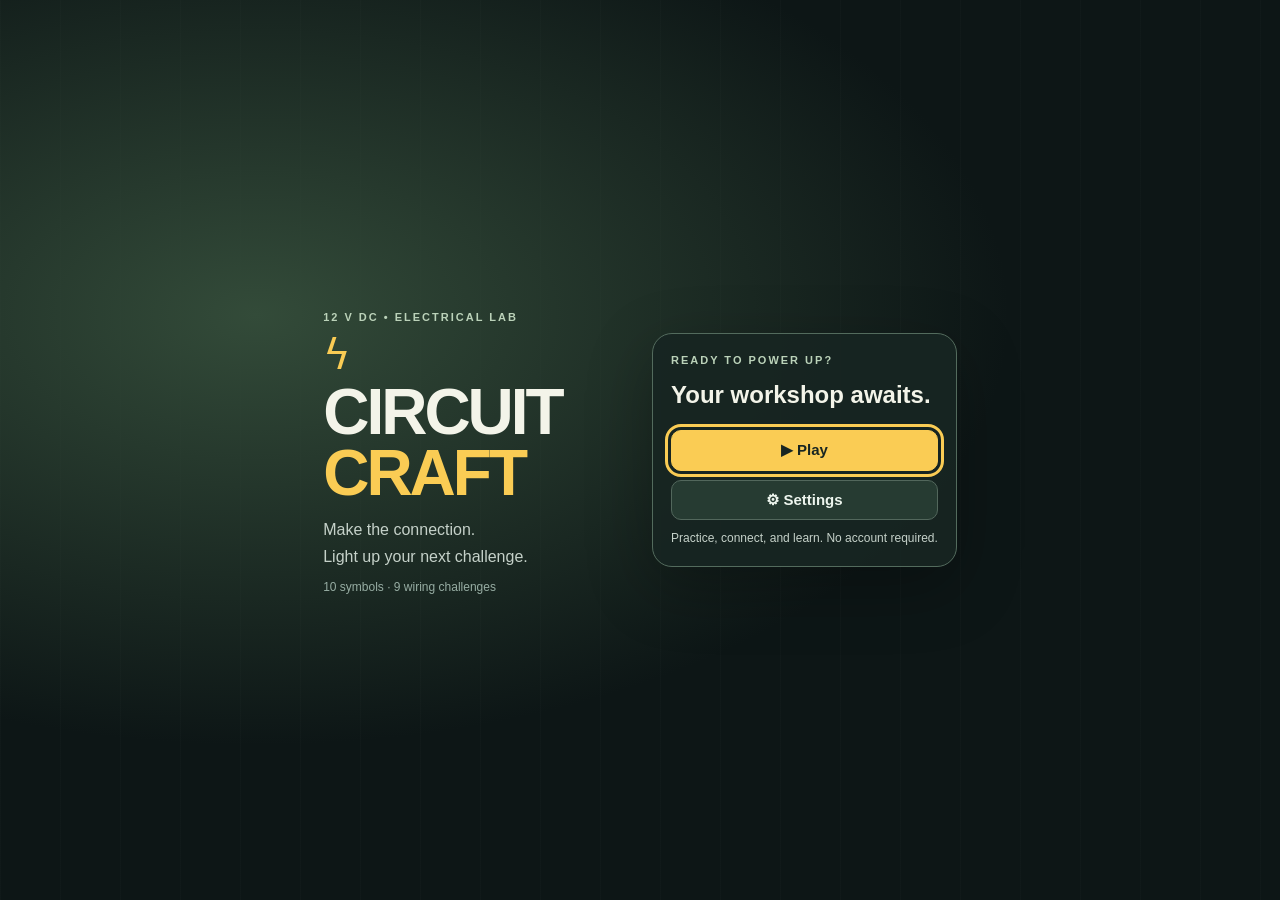
<file: index.html>
<!DOCTYPE html>
<html lang="en">
<head>
    <meta charset="UTF-8">
    <meta name="viewport" content="width=device-width, initial-scale=1.0, viewport-fit=cover">
    <title>Circuit Craft: Electrical Simulator & Vocational Trainer</title>
    <!-- Styles are bundled for offline use. -->
    <style>*,:after,:before{--tw-border-spacing-x:0;--tw-border-spacing-y:0;--tw-translate-x:0;--tw-translate-y:0;--tw-rotate:0;--tw-skew-x:0;--tw-skew-y:0;--tw-scale-x:1;--tw-scale-y:1;--tw-pan-x: ;--tw-pan-y: ;--tw-pinch-zoom: ;--tw-scroll-snap-strictness:proximity;--tw-gradient-from-position: ;--tw-gradient-via-position: ;--tw-gradient-to-position: ;--tw-ordinal: ;--tw-slashed-zero: ;--tw-numeric-figure: ;--tw-numeric-spacing: ;--tw-numeric-fraction: ;--tw-ring-inset: ;--tw-ring-offset-width:0px;--tw-ring-offset-color:#fff;--tw-ring-color:rgba(59,130,246,.5);--tw-ring-offset-shadow:0 0 #0000;--tw-ring-shadow:0 0 #0000;--tw-shadow:0 0 #0000;--tw-shadow-colored:0 0 #0000;--tw-blur: ;--tw-brightness: ;--tw-contrast: ;--tw-grayscale: ;--tw-hue-rotate: ;--tw-invert: ;--tw-saturate: ;--tw-sepia: ;--tw-drop-shadow: ;--tw-backdrop-blur: ;--tw-backdrop-brightness: ;--tw-backdrop-contrast: ;--tw-backdrop-grayscale: ;--tw-backdrop-hue-rotate: ;--tw-backdrop-invert: ;--tw-backdrop-opacity: ;--tw-backdrop-saturate: ;--tw-backdrop-sepia: ;--tw-contain-size: ;--tw-contain-layout: ;--tw-contain-paint: ;--tw-contain-style: }::backdrop{--tw-border-spacing-x:0;--tw-border-spacing-y:0;--tw-translate-x:0;--tw-translate-y:0;--tw-rotate:0;--tw-skew-x:0;--tw-skew-y:0;--tw-scale-x:1;--tw-scale-y:1;--tw-pan-x: ;--tw-pan-y: ;--tw-pinch-zoom: ;--tw-scroll-snap-strictness:proximity;--tw-gradient-from-position: ;--tw-gradient-via-position: ;--tw-gradient-to-position: ;--tw-ordinal: ;--tw-slashed-zero: ;--tw-numeric-figure: ;--tw-numeric-spacing: ;--tw-numeric-fraction: ;--tw-ring-inset: ;--tw-ring-offset-width:0px;--tw-ring-offset-color:#fff;--tw-ring-color:rgba(59,130,246,.5);--tw-ring-offset-shadow:0 0 #0000;--tw-ring-shadow:0 0 #0000;--tw-shadow:0 0 #0000;--tw-shadow-colored:0 0 #0000;--tw-blur: ;--tw-brightness: ;--tw-contrast: ;--tw-grayscale: ;--tw-hue-rotate: ;--tw-invert: ;--tw-saturate: ;--tw-sepia: ;--tw-drop-shadow: ;--tw-backdrop-blur: ;--tw-backdrop-brightness: ;--tw-backdrop-contrast: ;--tw-backdrop-grayscale: ;--tw-backdrop-hue-rotate: ;--tw-backdrop-invert: ;--tw-backdrop-opacity: ;--tw-backdrop-saturate: ;--tw-backdrop-sepia: ;--tw-contain-size: ;--tw-contain-layout: ;--tw-contain-paint: ;--tw-contain-style: }/*! tailwindcss v3.4.17 | MIT License | https://tailwindcss.com*/*,:after,:before{box-sizing:border-box;border:0 solid #e5e7eb}:after,:before{--tw-content:""}:host,html{line-height:1.5;-webkit-text-size-adjust:100%;-moz-tab-size:4;-o-tab-size:4;tab-size:4;font-family:ui-sans-serif,system-ui,sans-serif,Apple Color Emoji,Segoe UI Emoji,Segoe UI Symbol,Noto Color Emoji;font-feature-settings:normal;font-variation-settings:normal;-webkit-tap-highlight-color:transparent}body{margin:0;line-height:inherit}hr{height:0;color:inherit;border-top-width:1px}abbr:where([title]){-webkit-text-decoration:underline dotted;text-decoration:underline dotted}h1,h2,h3,h4,h5,h6{font-size:inherit;font-weight:inherit}a{color:inherit;text-decoration:inherit}b,strong{font-weight:bolder}code,kbd,pre,samp{font-family:ui-monospace,SFMono-Regular,Menlo,Monaco,Consolas,Liberation Mono,Courier New,monospace;font-feature-settings:normal;font-variation-settings:normal;font-size:1em}small{font-size:80%}sub,sup{font-size:75%;line-height:0;position:relative;vertical-align:baseline}sub{bottom:-.25em}sup{top:-.5em}table{text-indent:0;border-color:inherit;border-collapse:collapse}button,input,optgroup,select,textarea{font-family:inherit;font-feature-settings:inherit;font-variation-settings:inherit;font-size:100%;font-weight:inherit;line-height:inherit;letter-spacing:inherit;color:inherit;margin:0;padding:0}button,select{text-transform:none}button,input:where([type=button]),input:where([type=reset]),input:where([type=submit]){-webkit-appearance:button;background-color:transparent;background-image:none}:-moz-focusring{outline:auto}:-moz-ui-invalid{box-shadow:none}progress{vertical-align:baseline}::-webkit-inner-spin-button,::-webkit-outer-spin-button{height:auto}[type=search]{-webkit-appearance:textfield;outline-offset:-2px}::-webkit-search-decoration{-webkit-appearance:none}::-webkit-file-upload-button{-webkit-appearance:button;font:inherit}summary{display:list-item}blockquote,dd,dl,figure,h1,h2,h3,h4,h5,h6,hr,p,pre{margin:0}fieldset{margin:0}fieldset,legend{padding:0}menu,ol,ul{list-style:none;margin:0;padding:0}dialog{padding:0}textarea{resize:vertical}input::-moz-placeholder,textarea::-moz-placeholder{opacity:1;color:#9ca3af}input::placeholder,textarea::placeholder{opacity:1;color:#9ca3af}[role=button],button{cursor:pointer}:disabled{cursor:default}audio,canvas,embed,iframe,img,object,svg,video{display:block;vertical-align:middle}img,video{max-width:100%;height:auto}[hidden]:where(:not([hidden=until-found])){display:none}.pointer-events-none{pointer-events:none}.visible{visibility:visible}.fixed{position:fixed}.absolute{position:absolute}.relative{position:relative}.inset-0{inset:0}.-bottom-1\.5{bottom:-.375rem}.-top-1\.5{top:-.375rem}.left-2{left:.5rem}.right-2{right:.5rem}.right-4{right:1rem}.top-4{top:1rem}.isolate{isolation:isolate}.z-0{z-index:0}.z-10{z-index:10}.z-20{z-index:20}.z-30{z-index:30}.z-40{z-index:40}.z-50{z-index:50}.my-1{margin-top:.25rem;margin-bottom:.25rem}.mb-0\.5{margin-bottom:.125rem}.mb-1{margin-bottom:.25rem}.mb-1\.5{margin-bottom:.375rem}.mb-2{margin-bottom:.5rem}.mb-3{margin-bottom:.75rem}.mb-4{margin-bottom:1rem}.mr-1{margin-right:.25rem}.mt-0\.5{margin-top:.125rem}.mt-1{margin-top:.25rem}.mt-1\.5{margin-top:.375rem}.mt-2{margin-top:.5rem}.flex{display:flex}.grid{display:grid}.hidden{display:none}.h-0{height:0}.h-1{height:.25rem}.h-10{height:2.5rem}.h-14{height:3.5rem}.h-2{height:.5rem}.h-2\.5{height:.625rem}.h-28{height:7rem}.h-36{height:9rem}.h-4{height:1rem}.h-5{height:1.25rem}.h-6{height:1.5rem}.h-full{height:100%}.h-screen{height:100vh}.w-0{width:0}.w-10{width:2.5rem}.w-2{width:.5rem}.w-2\.5{width:.625rem}.w-28{width:7rem}.w-3\/4{width:75%}.w-4{width:1rem}.w-44{width:11rem}.w-5{width:1.25rem}.w-64{width:16rem}.w-full{width:100%}.w-screen{width:100vw}.max-w-3xl{max-width:48rem}.max-w-lg{max-width:32rem}.max-w-sm{max-width:24rem}.flex-1{flex:1 1 0%}.shrink-0{flex-shrink:0}.scale-110{--tw-scale-x:1.1;--tw-scale-y:1.1}.scale-110,.transform{transform:translate(var(--tw-translate-x),var(--tw-translate-y)) rotate(var(--tw-rotate)) skewX(var(--tw-skew-x)) skewY(var(--tw-skew-y)) scaleX(var(--tw-scale-x)) scaleY(var(--tw-scale-y))}@keyframes pulse{50%{opacity:.5}}.animate-pulse{animation:pulse 2s cubic-bezier(.4,0,.6,1) infinite}.cursor-move{cursor:move}.cursor-pointer{cursor:pointer}.resize{resize:both}.grid-cols-2{grid-template-columns:repeat(2,minmax(0,1fr))}.flex-col{flex-direction:column}.items-center{align-items:center}.justify-center{justify-content:center}.justify-between{justify-content:space-between}.gap-1{gap:.25rem}.gap-2{gap:.5rem}.gap-2\.5{gap:.625rem}.gap-3{gap:.75rem}.space-y-1>:not([hidden])~:not([hidden]){--tw-space-y-reverse:0;margin-top:calc(.25rem*(1 - var(--tw-space-y-reverse)));margin-bottom:calc(.25rem*var(--tw-space-y-reverse))}.space-y-3>:not([hidden])~:not([hidden]){--tw-space-y-reverse:0;margin-top:calc(.75rem*(1 - var(--tw-space-y-reverse)));margin-bottom:calc(.75rem*var(--tw-space-y-reverse))}.overflow-hidden{overflow:hidden}.overflow-y-auto{overflow-y:auto}.truncate{overflow:hidden;text-overflow:ellipsis;white-space:nowrap}.rounded{border-radius:.25rem}.rounded-2xl{border-radius:1rem}.rounded-full{border-radius:9999px}.rounded-lg{border-radius:.5rem}.rounded-xl{border-radius:.75rem}.border{border-width:1px}.border-2{border-width:2px}.border-b{border-bottom-width:1px}.border-r{border-right-width:1px}.border-t{border-top-width:1px}.border-amber-300{--tw-border-opacity:1;border-color:rgb(252 211 77/var(--tw-border-opacity,1))}.border-amber-400{--tw-border-opacity:1;border-color:rgb(251 191 36/var(--tw-border-opacity,1))}.border-amber-500\/20{border-color:rgba(245,158,11,.2)}.border-amber-500\/40{border-color:rgba(245,158,11,.4)}.border-amber-600\/40{border-color:rgba(217,119,6,.4)}.border-amber-600\/50{border-color:rgba(217,119,6,.5)}.border-emerald-500{--tw-border-opacity:1;border-color:rgb(16 185 129/var(--tw-border-opacity,1))}.border-emerald-800\/80{border-color:rgba(6,95,70,.8)}.border-red-300{--tw-border-opacity:1;border-color:rgb(252 165 165/var(--tw-border-opacity,1))}.border-rose-500{--tw-border-opacity:1;border-color:rgb(244 63 94/var(--tw-border-opacity,1))}.border-stone-400{--tw-border-opacity:1;border-color:rgb(168 162 158/var(--tw-border-opacity,1))}.border-stone-600{--tw-border-opacity:1;border-color:rgb(87 83 78/var(--tw-border-opacity,1))}.border-stone-700{--tw-border-opacity:1;border-color:rgb(68 64 60/var(--tw-border-opacity,1))}.border-stone-700\/80{border-color:rgba(68,64,60,.8)}.border-stone-800{--tw-border-opacity:1;border-color:rgb(41 37 36/var(--tw-border-opacity,1))}.border-white{--tw-border-opacity:1;border-color:rgb(255 255 255/var(--tw-border-opacity,1))}.bg-amber-400{--tw-bg-opacity:1;background-color:rgb(251 191 36/var(--tw-bg-opacity,1))}.bg-amber-500{--tw-bg-opacity:1;background-color:rgb(245 158 11/var(--tw-bg-opacity,1))}.bg-amber-500\/10{background-color:rgba(245,158,11,.1)}.bg-amber-500\/20{background-color:rgba(245,158,11,.2)}.bg-amber-600{--tw-bg-opacity:1;background-color:rgb(217 119 6/var(--tw-bg-opacity,1))}.bg-amber-900\/70{background-color:rgba(120,53,15,.7)}.bg-black\/70{background-color:rgba(0,0,0,.7)}.bg-blue-500{--tw-bg-opacity:1;background-color:rgb(59 130 246/var(--tw-bg-opacity,1))}.bg-emerald-500{--tw-bg-opacity:1;background-color:rgb(16 185 129/var(--tw-bg-opacity,1))}.bg-emerald-600\/30{background-color:rgba(5,150,105,.3)}.bg-emerald-950\/80{background-color:rgba(2,44,34,.8)}.bg-red-600{--tw-bg-opacity:1;background-color:rgb(220 38 38/var(--tw-bg-opacity,1))}.bg-red-600\/70{background-color:rgba(220,38,38,.7)}.bg-rose-600\/30{background-color:rgba(225,29,72,.3)}.bg-stone-800{--tw-bg-opacity:1;background-color:rgb(41 37 36/var(--tw-bg-opacity,1))}.bg-stone-900{--tw-bg-opacity:1;background-color:rgb(28 25 23/var(--tw-bg-opacity,1))}.bg-stone-900\/50{background-color:rgba(28,25,23,.5)}.bg-stone-900\/90{background-color:rgba(28,25,23,.9)}.bg-stone-950{--tw-bg-opacity:1;background-color:rgb(12 10 9/var(--tw-bg-opacity,1))}.bg-stone-950\/80{background-color:rgba(12,10,9,.8)}.bg-stone-950\/90{background-color:rgba(12,10,9,.9)}.bg-stone-950\/95{background-color:rgba(12,10,9,.95)}.p-1\.5{padding:.375rem}.p-2{padding:.5rem}.p-2\.5{padding:.625rem}.p-3{padding:.75rem}.p-4{padding:1rem}.p-5{padding:1.25rem}.p-6{padding:1.5rem}.px-0\.5{padding-left:.125rem;padding-right:.125rem}.px-1{padding-left:.25rem;padding-right:.25rem}.px-2{padding-left:.5rem;padding-right:.5rem}.px-2\.5{padding-left:.625rem;padding-right:.625rem}.px-3{padding-left:.75rem;padding-right:.75rem}.px-4{padding-left:1rem;padding-right:1rem}.px-5{padding-left:1.25rem;padding-right:1.25rem}.py-0\.5{padding-top:.125rem;padding-bottom:.125rem}.py-1{padding-top:.25rem;padding-bottom:.25rem}.py-1\.5{padding-top:.375rem;padding-bottom:.375rem}.py-2{padding-top:.5rem;padding-bottom:.5rem}.pb-1{padding-bottom:.25rem}.text-left{text-align:left}.text-center{text-align:center}.font-mono{font-family:ui-monospace,SFMono-Regular,Menlo,Monaco,Consolas,Liberation Mono,Courier New,monospace}.font-sans{font-family:ui-sans-serif,system-ui,sans-serif,Apple Color Emoji,Segoe UI Emoji,Segoe UI Symbol,Noto Color Emoji}.text-4xl{font-size:2.25rem;line-height:2.5rem}.text-\[10px\]{font-size:10px}.text-\[11px\]{font-size:11px}.text-\[8px\]{font-size:8px}.text-\[9px\]{font-size:9px}.text-base{font-size:1rem;line-height:1.5rem}.text-lg{font-size:1.125rem;line-height:1.75rem}.text-sm{font-size:.875rem;line-height:1.25rem}.text-xl{font-size:1.25rem;line-height:1.75rem}.text-xs{font-size:.75rem;line-height:1rem}.font-black{font-weight:900}.font-bold{font-weight:700}.font-extrabold{font-weight:800}.font-semibold{font-weight:600}.uppercase{text-transform:uppercase}.leading-relaxed{line-height:1.625}.leading-snug{line-height:1.375}.tracking-wider{letter-spacing:.05em}.tracking-widest{letter-spacing:.1em}.text-amber-300{--tw-text-opacity:1;color:rgb(252 211 77/var(--tw-text-opacity,1))}.text-amber-400{--tw-text-opacity:1;color:rgb(251 191 36/var(--tw-text-opacity,1))}.text-amber-500{--tw-text-opacity:1;color:rgb(245 158 11/var(--tw-text-opacity,1))}.text-amber-500\/80{color:rgba(245,158,11,.8)}.text-cyan-400{--tw-text-opacity:1;color:rgb(34 211 238/var(--tw-text-opacity,1))}.text-emerald-300{--tw-text-opacity:1;color:rgb(110 231 183/var(--tw-text-opacity,1))}.text-emerald-400{--tw-text-opacity:1;color:rgb(52 211 153/var(--tw-text-opacity,1))}.text-emerald-600{--tw-text-opacity:1;color:rgb(5 150 105/var(--tw-text-opacity,1))}.text-rose-300{--tw-text-opacity:1;color:rgb(253 164 175/var(--tw-text-opacity,1))}.text-rose-400{--tw-text-opacity:1;color:rgb(251 113 133/var(--tw-text-opacity,1))}.text-stone-100{--tw-text-opacity:1;color:rgb(245 245 244/var(--tw-text-opacity,1))}.text-stone-200{--tw-text-opacity:1;color:rgb(231 229 228/var(--tw-text-opacity,1))}.text-stone-300{--tw-text-opacity:1;color:rgb(214 211 209/var(--tw-text-opacity,1))}.text-stone-400{--tw-text-opacity:1;color:rgb(168 162 158/var(--tw-text-opacity,1))}.text-stone-500{--tw-text-opacity:1;color:rgb(120 113 108/var(--tw-text-opacity,1))}.text-stone-950{--tw-text-opacity:1;color:rgb(12 10 9/var(--tw-text-opacity,1))}.opacity-0{opacity:0}.opacity-70{opacity:.7}.shadow{--tw-shadow:0 1px 3px 0 rgba(0,0,0,.1),0 1px 2px -1px rgba(0,0,0,.1);--tw-shadow-colored:0 1px 3px 0 var(--tw-shadow-color),0 1px 2px -1px var(--tw-shadow-color)}.shadow,.shadow-2xl{box-shadow:var(--tw-ring-offset-shadow,0 0 #0000),var(--tw-ring-shadow,0 0 #0000),var(--tw-shadow)}.shadow-2xl{--tw-shadow:0 25px 50px -12px rgba(0,0,0,.25);--tw-shadow-colored:0 25px 50px -12px var(--tw-shadow-color)}.shadow-inner{--tw-shadow:inset 0 2px 4px 0 rgba(0,0,0,.05);--tw-shadow-colored:inset 0 2px 4px 0 var(--tw-shadow-color)}.shadow-inner,.shadow-lg{box-shadow:var(--tw-ring-offset-shadow,0 0 #0000),var(--tw-ring-shadow,0 0 #0000),var(--tw-shadow)}.shadow-lg{--tw-shadow:0 10px 15px -3px rgba(0,0,0,.1),0 4px 6px -4px rgba(0,0,0,.1);--tw-shadow-colored:0 10px 15px -3px var(--tw-shadow-color),0 4px 6px -4px var(--tw-shadow-color)}.shadow-md{--tw-shadow:0 4px 6px -1px rgba(0,0,0,.1),0 2px 4px -2px rgba(0,0,0,.1);--tw-shadow-colored:0 4px 6px -1px var(--tw-shadow-color),0 2px 4px -2px var(--tw-shadow-color)}.shadow-md,.shadow-xl{box-shadow:var(--tw-ring-offset-shadow,0 0 #0000),var(--tw-ring-shadow,0 0 #0000),var(--tw-shadow)}.shadow-xl{--tw-shadow:0 20px 25px -5px rgba(0,0,0,.1),0 8px 10px -6px rgba(0,0,0,.1);--tw-shadow-colored:0 20px 25px -5px var(--tw-shadow-color),0 8px 10px -6px var(--tw-shadow-color)}.shadow-emerald-950\/50{--tw-shadow-color:rgba(2,44,34,.5);--tw-shadow:var(--tw-shadow-colored)}.ring-2{--tw-ring-offset-shadow:var(--tw-ring-inset) 0 0 0 var(--tw-ring-offset-width) var(--tw-ring-offset-color);--tw-ring-shadow:var(--tw-ring-inset) 0 0 0 calc(2px + var(--tw-ring-offset-width)) var(--tw-ring-color)}.ring-2,.ring-4{box-shadow:var(--tw-ring-offset-shadow),var(--tw-ring-shadow),var(--tw-shadow,0 0 #0000)}.ring-4{--tw-ring-offset-shadow:var(--tw-ring-inset) 0 0 0 var(--tw-ring-offset-width) var(--tw-ring-offset-color);--tw-ring-shadow:var(--tw-ring-inset) 0 0 0 calc(4px + var(--tw-ring-offset-width)) var(--tw-ring-color)}.ring-amber-400{--tw-ring-opacity:1;--tw-ring-color:rgb(251 191 36/var(--tw-ring-opacity,1))}.ring-cyan-400{--tw-ring-opacity:1;--tw-ring-color:rgb(34 211 238/var(--tw-ring-opacity,1))}.filter{filter:var(--tw-blur) var(--tw-brightness) var(--tw-contrast) var(--tw-grayscale) var(--tw-hue-rotate) var(--tw-invert) var(--tw-saturate) var(--tw-sepia) var(--tw-drop-shadow)}.backdrop-blur-md{--tw-backdrop-blur:blur(12px)}.backdrop-blur-md,.backdrop-blur-sm{-webkit-backdrop-filter:var(--tw-backdrop-blur) var(--tw-backdrop-brightness) var(--tw-backdrop-contrast) var(--tw-backdrop-grayscale) var(--tw-backdrop-hue-rotate) var(--tw-backdrop-invert) var(--tw-backdrop-opacity) var(--tw-backdrop-saturate) var(--tw-backdrop-sepia);backdrop-filter:var(--tw-backdrop-blur) var(--tw-backdrop-brightness) var(--tw-backdrop-contrast) var(--tw-backdrop-grayscale) var(--tw-backdrop-hue-rotate) var(--tw-backdrop-invert) var(--tw-backdrop-opacity) var(--tw-backdrop-saturate) var(--tw-backdrop-sepia)}.backdrop-blur-sm{--tw-backdrop-blur:blur(4px)}.transition{transition-property:color,background-color,border-color,text-decoration-color,fill,stroke,opacity,box-shadow,transform,filter,-webkit-backdrop-filter;transition-property:color,background-color,border-color,text-decoration-color,fill,stroke,opacity,box-shadow,transform,filter,backdrop-filter;transition-property:color,background-color,border-color,text-decoration-color,fill,stroke,opacity,box-shadow,transform,filter,backdrop-filter,-webkit-backdrop-filter;transition-timing-function:cubic-bezier(.4,0,.2,1);transition-duration:.15s}.transition-all{transition-property:all;transition-timing-function:cubic-bezier(.4,0,.2,1);transition-duration:.15s}.transition-opacity{transition-property:opacity;transition-timing-function:cubic-bezier(.4,0,.2,1)}.duration-150,.transition-opacity{transition-duration:.15s}.duration-300{transition-duration:.3s}.ease-out{transition-timing-function:cubic-bezier(0,0,.2,1)}.hover\:bg-amber-400:hover{--tw-bg-opacity:1;background-color:rgb(251 191 36/var(--tw-bg-opacity,1))}.hover\:bg-amber-500\/20:hover{background-color:rgba(245,158,11,.2)}.hover\:bg-amber-900\/40:hover{background-color:rgba(120,53,15,.4)}.hover\:bg-emerald-400:hover{--tw-bg-opacity:1;background-color:rgb(52 211 153/var(--tw-bg-opacity,1))}.hover\:bg-stone-700:hover{--tw-bg-opacity:1;background-color:rgb(68 64 60/var(--tw-bg-opacity,1))}.hover\:bg-stone-800:hover{--tw-bg-opacity:1;background-color:rgb(41 37 36/var(--tw-bg-opacity,1))}.focus\:outline-none:focus{outline:2px solid transparent;outline-offset:2px}.disabled\:cursor-not-allowed:disabled{cursor:not-allowed}.disabled\:opacity-40:disabled{opacity:.4}</style>
    
    <style>
        * {
            box-sizing: border-box;
            user-select: none;
        }
        html, body {
            width: 100vw;
            height: 100vh;
            margin: 0;
            padding: 0;
            overflow: hidden; /* ZERO SCROLLING */
            font-family: 'Inter', sans-serif;
            background-color: #12100e;
            color: #f8fafc;
        }

        /* Beige Oak Wooden Workbench Board Texture */
        .beige-wood-board {
            background-color: #d8c4a9;
            background-image: 
                radial-gradient(ellipse at 50% 50%, rgba(255,255,255,0.2) 0%, rgba(0,0,0,0.12) 100%),
                repeating-linear-gradient(0deg, transparent, transparent 2px, rgba(150, 110, 75, 0.08) 2px, rgba(150, 110, 75, 0.08) 5px),
                repeating-linear-gradient(90deg, rgba(120,90,60,0.06) 0px, rgba(120,90,60,0.06) 2px, transparent 2px, transparent 60px);
            box-shadow: inset 0 0 120px rgba(60, 40, 18, 0.45);
        }

        /* Terminal Screw styling */
        .terminal-node {
            transition: transform 0.15s cubic-bezier(0.175, 0.885, 0.32, 1.275), box-shadow 0.15s ease;
        }
        .terminal-node:hover {
            transform: scale(1.35);
            box-shadow: 0 0 18px #38bdf8;
        }
        .screw-head {
            background: radial-gradient(circle at 30% 30%, #f1f5f9, #475569);
            box-shadow: inset 1px 1px 2px rgba(255,255,255,0.9), 1px 2px 4px rgba(0,0,0,0.5);
        }

        /* Boom Shake Screen FX */
        @keyframes boomShake {
            0% { transform: translate(0, 0) rotate(0deg); }
            10% { transform: translate(-12px, -12px) rotate(-2deg); }
            20% { transform: translate(12px, 8px) rotate(2deg); }
            30% { transform: translate(-10px, 10px) rotate(-1deg); }
            40% { transform: translate(10px, -8px) rotate(1deg); }
            50% { transform: translate(-6px, 4px) rotate(0deg); }
            100% { transform: translate(0, 0) rotate(0deg); }
        }
        .boom-animation {
            animation: boomShake 0.45s ease-in-out;
        }

        @keyframes redFlash {
            0% { background-color: rgba(225, 29, 72, 0.85); }
            100% { background-color: transparent; }
        }
        .flash-red {
            animation: redFlash 0.5s ease-out forwards;
        }

        /* Custom scrollbar for menu */
        ::-webkit-scrollbar {
            width: 5px;
        }
        ::-webkit-scrollbar-track {
            background: #181512;
        }
        ::-webkit-scrollbar-thumb {
            background: #b45309;
            border-radius: 3px;
        }
    
        /* Board lanes keep hardware and flexible wiring separate. */
        header { height:auto !important; min-height:56px; flex-wrap:wrap; gap:10px; padding:10px 16px !important; }
        header > div { flex-wrap:wrap; }
        #workbenchContainer, #appViewport { min-width:0; min-height:0; }
        #wiringWorkspace { overflow:auto !important; min-height:0; }
        #boardSurface { position:relative; min-width:100%; }
        #wireCanvas { z-index:1; overflow:visible; }
        #componentsLayer { z-index:2; pointer-events:none; }
        .board-component { pointer-events:auto; height:148px; background:#24201c !important; backdrop-filter:none !important; }
        .board-component > .terminal-row { position:absolute; bottom:-9px; left:14px; right:14px; width:auto; margin:0; }
        .terminal-row > div { position:relative; }
        .terminal-row span { position:absolute; bottom:23px; white-space:nowrap; color:#e7e5e4; }
        .terminal-node { width:20px; height:20px; touch-action:manipulation; }
        .terminal-node:focus-visible { outline:3px solid #38bdf8; outline-offset:3px; }
        #boardTools { display:flex; flex-wrap:wrap; align-items:center; gap:12px; padding:10px 16px; background:#24201c; border-bottom:1px solid #57534e; flex-shrink:0; }
        #boardTools[hidden] { display:none; }
        #wireHelp { flex:1; min-width:180px; font-size:11px; color:#d6d3d1; line-height:1.6; }
        #wireHelp strong { color:#fbbf24; }
        .wire-actions { display:flex; gap:6px; flex-wrap:wrap; }
        .wire-actions button { background:#44403c; border:1px solid #78716c; border-radius:6px; padding:6px 10px; font-size:11px; }
        .wire-actions button:disabled { opacity:.35; cursor:default; }
        #multimeterWidget { position:static !important; width:145px; padding:6px 10px; cursor:default; flex-shrink:0; }
        #multimeterWidget > div { margin:0; }
        #multimeterWidget > div:last-child { display:none; }
        .wire-hit { pointer-events:stroke; cursor:crosshair; touch-action:none; }
        .wire-pin { pointer-events:all; cursor:grab; touch-action:none; }
        .wire-pin:active { cursor:grabbing; }
        .wire-pin:focus { stroke:#fff; stroke-width:4; }
        @media(max-width:760px) { aside { width:160px !important; } header h1 { display:none !important; } }
        @media(max-width:520px) { #appViewport { flex-direction:column; } aside { width:100% !important; max-height:130px; } aside > div:last-child { display:none; } #levelMenuList { display:flex; gap:6px; } #levelMenuList > div { display:none; } #levelMenuList > button { min-width:180px; } }

    #wiringStatusPanel { flex-shrink:0; padding:10px 16px; background:#1c1917; border-bottom:1px solid #57534e; max-height:30vh; overflow:auto; }
#wiringStatusPanel[hidden], #nextLevelBtn[hidden] { display:none; }
#wiringStatus { font-size:13px; font-weight:800; }
#wiringStatus[data-state="correct"] { color:#6ee7b7; }
#wiringStatus[data-state="fault"] { color:#fda4af; }
#wiringStatus[data-state="pending"] { color:#fcd34d; }
#wiringDetails { font-size:11px; line-height:1.5; margin:4px 0; color:#e7e5e4; }
#modelNotes { font-size:11px; line-height:1.6; color:#d6d3d1; }
#modelNotes summary { cursor:pointer; color:#7dd3fc; }
#modelNotes p { margin:8px 0; max-width:1000px; }
#modelNotes a { text-decoration:underline; color:#7dd3fc; }
.component-reading { font:9px/1.3 'Fira Code',monospace; color:#bae6fd; position:absolute; left:4px; right:4px; bottom:31px; text-align:center; }
.board-component { padding-bottom:32px !important; }
#modalBody { white-space:pre-line; }

/* Phone layout: retain readable cards; swipe the board instead of shrinking terminals. */
html,body { width:100%; height:100%; }
body { height:100dvh !important; padding-left:env(safe-area-inset-left); padding-right:env(safe-area-inset-right); padding-bottom:env(safe-area-inset-bottom); }
#phoneNavigation { display:none; }
#quizViewContainer { min-height:0; overflow:auto; }
#quizFeedback { height:auto; min-height:20px; }
#feedbackModal > div { max-height:90dvh; overflow:auto; }
@media (pointer:coarse) {
    button { touch-action:manipulation; }
    .terminal-node::before { content:''; position:absolute; inset:-12px; border-radius:50%; }
    .terminal-node { position:relative; }
    .terminal-node:hover { transform:none; }
    #wiringWorkspace { overscroll-behavior:contain; -webkit-overflow-scrolling:touch; }
}
@media (max-width:1100px) and (max-height:600px), (max-width:760px) {
    #phoneNavigation { display:flex; align-items:center; gap:8px; flex-shrink:0; min-height:44px; padding:2px 8px; background:#0c0a09; border-bottom:1px solid #44403c; }
    #phoneNavigation label { font-size:11px; color:#fbbf24; }
    #phoneLevelSelect { flex:1; min-width:0; height:40px; background:#292524; color:#fafaf9; border:1px solid #78716c; border-radius:6px; font-size:12px; }
    #phoneHelpBtn { min-height:40px; padding:0 10px; background:#292524; border:1px solid #78716c; border-radius:6px; font-size:11px; }
    header { min-height:48px !important; padding:2px 6px !important; display:block !important; overflow-x:auto; flex-shrink:0; }
    header > div:first-child { display:none !important; }
    header > div:last-child { display:flex; flex-wrap:nowrap !important; gap:6px !important; width:max-content; }
    header button { min-height:40px; white-space:nowrap; }
    #wireColorPicker { padding:0 4px !important; gap:0 !important; }
    #wireColorPicker > span { display:none; }
    #wireColorPicker button { width:40px; height:40px; min-height:40px; transform:none; border-width:7px; border-color:#292524; box-shadow:none; }
    #appViewport { flex-direction:row !important; min-height:0; }
    aside { display:none !important; }
    #objectivePanel { padding:5px 10px !important; min-height:30px; }
    #taskTitle { font-size:11px; }
    #taskDesc { display:none; }
    #quizScoreBadge { font-size:11px; padding:2px 6px; white-space:nowrap; }
    #wiringStatusPanel { padding:4px 10px; max-height:36px; }
    #wiringStatus { font-size:11px; line-height:16px; }
    #wiringDetails,#modelNotes { display:none; }
    #boardTools { min-height:44px; padding:2px 6px; gap:6px; flex-wrap:nowrap; overflow-x:auto; }
    #wireHelp { display:none; }
    .wire-actions { flex-wrap:nowrap; flex-shrink:0; }
    .wire-actions button { min-height:40px; white-space:nowrap; }
    #multimeterWidget { width:115px; padding:2px 6px; border-width:1px; margin-left:auto; }
    #multimeterWidget > div:first-child { display:none; }
    #multimeterWidget #multimeterReadout { font-size:12px; line-height:16px; }
    #multimeterMode { font-size:8px; line-height:10px; }
    .phone-help-open #taskDesc { display:block; max-height:72px; overflow:auto; }
    .phone-help-open #wiringStatusPanel { max-height:36vh; }
    .phone-help-open #wiringDetails,.phone-help-open #modelNotes { display:block; }
    .phone-help-open #wireHelp { display:block; font-size:10px; min-width:220px; }
    #quizViewContainer { padding:6px; justify-content:flex-start; }
    #quizCard { padding:10px !important; max-width:760px; margin:auto; }
    #quizHeading { margin-bottom:6px; }
    #quizHeading h3 { font-size:16px; }
    #quizHeading p { display:none; }
    #quizOptionsGrid { gap:6px; margin:0; }
    #quizOptionsGrid button { min-height:44px; padding:8px; font-size:12px; line-height:1.3; }
    #quizSymbolPanel { height:110px; padding:4px; margin:0; }
    #quizSymbolSvg { width:100px; height:100px; }
    #quizFeedback { font-size:11px; line-height:16px; margin-top:4px; }
}
@media (orientation:landscape) and (max-height:600px) and (max-width:1100px) {
    #quizCard { display:grid; grid-template-columns:140px minmax(0,1fr); gap:6px 14px; }
    #quizHeading { grid-column:1/-1; }
    #quizHeading h3 { display:inline; margin-left:10px; font-size:14px; }
    #quizSymbolPanel { grid-column:1; grid-row:2/4; height:112px; align-self:center; }
    #quizOptionsGrid { grid-column:2; grid-row:2; }
    #quizFeedback { grid-column:2; grid-row:3; }
}

@media (max-width:1100px) and (max-height:600px), (max-width:760px) {
    body[data-mode="wiring"] #objectivePanel { display:none; }
    body[data-mode="wiring"].phone-help-open #objectivePanel { display:flex; }
    #boardTools { display:none; }
    .phone-help-open #boardTools { display:flex; }
    header .wire-actions { display:flex; flex-wrap:nowrap; }
    #phoneNavigation { padding-top:max(2px,env(safe-area-inset-top)); }
}

#startScreen { position:fixed; inset:0; z-index:60; overflow:auto; padding:max(18px,env(safe-area-inset-top)) max(18px,env(safe-area-inset-right)) max(18px,env(safe-area-inset-bottom)) max(18px,env(safe-area-inset-left)); background:radial-gradient(ellipse at 20% 35%,#334b39 0%,transparent 52%),repeating-linear-gradient(90deg,#ffffff04 0 1px,transparent 1px 60px),#0d1616; color:#f3f4e9; }
#startScreen[hidden], .menu-card[hidden] { display:none !important; }
body:not([data-screen="game"]) > header,body:not([data-screen="game"]) > #phoneNavigation,body:not([data-screen="game"]) > #appViewport,body:not([data-screen="game"]) > #feedbackModal { display:none !important; }
.menu-shell { min-height:100%; max-width:960px; margin:auto; display:grid; grid-template-columns:1fr 1fr; gap:64px; align-items:center; }
.menu-eyebrow { color:#bbd2b9; font-size:11px; letter-spacing:2px; font-weight:800; }
.menu-bolt { font-size:80px; line-height:1; color:#facc54; margin:14px 0; }
.menu-intro h1 { font-size:clamp(38px,6vw,76px); line-height:.95; font-weight:900; letter-spacing:-3px; margin:0 0 20px; }
.menu-intro em { font-style:normal; color:#facc54; }
.menu-intro p { color:#c5d1c9; line-height:1.7; font-size:16px; }
.menu-meta { display:block; color:#97ada3; font-size:12px; margin-top:22px; }
.menu-card { padding:28px; border:1px solid #536b5d; background:#172522ee; border-radius:20px; box-shadow:0 20px 65px #0004; display:flex; flex-direction:column; gap:12px; }
.menu-card h2 { font-size:24px; font-weight:800; margin:0 0 8px; }
.menu-card button { min-height:46px; border:1px solid #52675c; background:#263b32; color:#edf5ee; border-radius:10px; padding:10px 16px; font-size:15px; font-weight:700; cursor:pointer; }
.menu-card button:hover { background:#385443; }
.menu-card button:focus-visible { outline:3px solid #facc54; outline-offset:3px; }
.menu-card .menu-primary { background:#facc54; color:#172522; border-color:#facc54; }
.menu-card .menu-primary:hover { background:#ffdf85; }
.menu-card p { font-size:12px; line-height:1.6; color:#c5d1c9; margin:0; }
.menu-card label { font-size:14px; display:flex; justify-content:space-between; }
#masterVolume { width:100%; min-height:34px; accent-color:#facc54; }
.sound-options { display:flex; gap:8px; }.sound-options button { flex:1; font-size:12px; }
@media(max-height:600px) and (orientation:landscape) { .menu-shell { gap:24px; grid-template-columns:1fr 1.1fr; } .menu-bolt { font-size:40px; margin:4px 0; } .menu-intro h1 {font-size:40px;margin-bottom:12px;} .menu-intro p{font-size:12px;} .menu-meta{margin-top:8px;font-size:10px;} .menu-card{padding:16px;gap:8px;} .menu-card h2{font-size:20px;margin-bottom:2px;} .menu-card button{min-height:44px;padding:8px 12px;} }
@media(max-width:520px) and (orientation:portrait) { .menu-shell { grid-template-columns:1fr; gap:24px; }.menu-intro {text-align:center;}.menu-intro h1 {font-size:44px;}.menu-bolt{font-size:40px;}.menu-intro p{display:none;} }
/* Responsive viewport, safe areas and accessible overflow. */
html { height:100%; -webkit-text-size-adjust:100%; }
body { height:100vh !important; height:100dvh !important; padding-top:env(safe-area-inset-top,0px); }
header { flex-shrink:0; max-height:32%; overflow:auto; }
header > div { min-width:0; }
#appViewport { flex:1 1 0%; }
#workbenchContainer { min-width:0; }
#wiringWorkspace { flex:1 1 0%; height:auto; scrollbar-gutter:stable; }
#quizViewContainer { flex:1 1 0%; }
#quizCard { flex-shrink:0; }
#objectivePanel { gap:10px; }
#objectivePanel > div:first-child { min-width:0; }
#quizScoreBadge { flex-shrink:0; }
#feedbackModal { padding:16px; padding-top:max(16px,env(safe-area-inset-top)); padding-bottom:max(16px,env(safe-area-inset-bottom)); }
#feedbackModal > div { max-height:100%; }
#feedbackModal button, #levelMenuList button { min-height:44px; }
.menu-shell { grid-template-columns:minmax(0,1fr) minmax(0,1fr); gap:clamp(20px,5vw,64px); }
.menu-card { min-width:0; }
button,select { touch-action:manipulation; }
@media(max-width:760px) and (orientation:portrait) {
 .menu-shell { grid-template-columns:minmax(0,1fr); gap:20px; max-width:480px; }
 .menu-intro { text-align:center; }
 .menu-intro h1 { font-size:clamp(36px,9vw,54px); }
 .menu-bolt { font-size:40px; margin:8px 0; }
 .menu-intro p { display:none; }
 .menu-card { padding:20px; }
}
@media (max-width:1100px) and (max-height:600px), (max-width:760px) {
 #phoneNavigation { padding-top:2px; }
 #phoneLevelSelect { font-size:16px; height:44px; }
 #phoneHelpBtn { min-height:44px; }
 header { max-height:none; scrollbar-width:thin; }
 header > div:last-child { padding-bottom:2px; }
 header button, .wire-actions button { min-height:44px; flex-shrink:0; }
 #wireColorPicker button { width:44px; height:44px; }
 #wireColorPicker button[aria-pressed="true"] { outline:2px solid #fbbf24; outline-offset:-3px; }
 #quizOptionsGrid { grid-template-columns:repeat(2,minmax(0,1fr)); }
 #quizOptionsGrid button { overflow-wrap:anywhere; }
 .phone-help-open #objectivePanel { max-height:18vh; overflow:auto; flex-shrink:0; }
 .phone-help-open #wiringStatusPanel { max-height:20vh; }
 .phone-help-open #boardTools { max-height:72px; }
}
@media (max-height:450px) {
 #quizCard { margin:0 auto; }
 .phone-help-open #wireHelp { display:none; }
}
@media (pointer:coarse) {
 .terminal-node { -webkit-tap-highlight-color:transparent; }
 .board-component button { min-height:44px; min-width:44px; }
}

/* Phone controls stay reachable; advanced controls expand only on request. */
#phoneToolsBtn { display:none; }
@media (max-width:1100px) and (max-height:600px), (max-width:760px) {
 header { overflow-y:auto; overflow-x:hidden; max-height:32vh; max-height:32dvh; }
 header > div:last-child { display:grid !important; grid-template-columns:auto minmax(0,1fr) auto; width:100%; gap:4px !important; }
 header > div:last-child > button:first-child { grid-column:1; grid-row:1; }
 #wireColorPicker { grid-column:2; grid-row:1; justify-content:center; padding:0 !important; min-width:0; }
 #wireColorPicker button { width:36px; height:44px; min-width:0; border-width:5px; }
 #phoneToolsBtn { display:block; grid-column:3; grid-row:1; border:1px solid #78716c; border-radius:6px; padding:0 8px; background:#292524; }
 #verifyCircuitBtn { grid-column:1/-1; justify-content:center; }
 #toggleMusicBtn,#toggleSoundBtn,header button[onclick="resetCurrentLevelWires()"],header .wire-actions { display:none; }
 .phone-tools-open #toggleMusicBtn,.phone-tools-open #toggleSoundBtn,.phone-tools-open header button[onclick="resetCurrentLevelWires()"] { display:block; grid-column:1/-1; }
 .phone-tools-open header .wire-actions { display:flex; grid-column:1/-1; flex-wrap:wrap; }
 body[data-mode="quiz"] #verifyCircuitBtn { display:none; }
 #phoneNavigation { min-height:48px; }
 #phoneNavigation label { display:none; }
 #phoneLevelSelect { width:0; }
 #wiringStatusPanel { min-height:24px; }
 #wiringWorkspace { touch-action:pan-x pan-y; -webkit-overflow-scrolling:touch; }
 .wire-hit { touch-action:pan-x pan-y; }
 .board-component { height:164px; padding-bottom:56px !important; }
 .board-component > .terminal-row { bottom:-22px; }
 .terminal-node { width:44px; height:44px; min-width:44px; min-height:44px; transform:none !important; }
 .terminal-node::before { content:none; }
 .terminal-row span { bottom:48px; }
 .component-reading { bottom:52px; }
}
@media(max-width:360px) { #wireColorPicker button { width:32px; } }

</style>
<style>
#quizScoreBadge,#wireColorPicker{display:none!important}
#liveBar{flex-shrink:0;background:#171717;color:#fafafa;padding:8px 12px;border-bottom:1px solid #57534e;display:flex;justify-content:space-between;gap:8px;flex-wrap:wrap}
#liveBar>div{display:flex;align-items:center;gap:12px;flex-wrap:wrap}#liveBar strong{font-family:monospace;color:#6ee7b7;font-size:16px}#liveState{font-size:12px}
#liveBar button,.result-card button,.result-card select{min-height:44px;padding:8px 12px;border:1px solid #78716c;border-radius:8px;background:#292524;color:#fafafa}
#wireLegend{background:#292524;color:#fafafa;padding:5px 12px;font-size:12px;flex-shrink:0}#wireLegend small{font-size:11px}
body[data-screen="menu"] #liveBar,body[data-screen="menu"] #wireLegend,body[data-mode="quiz"] #liveBar button{display:none}
#lessonResult[hidden]{display:none}#lessonResult{position:fixed;inset:0;z-index:100;background:#000c;display:flex;align-items:center;justify-content:center;padding:16px;overflow:auto}
.result-card{width:min(100%,460px);max-height:90dvh;overflow:auto;background:#1c1917;color:white;padding:24px;border:1px solid #78716c;border-radius:16px;display:flex;flex-direction:column;gap:12px}.result-card h2{font-size:24px;font-weight:bold}.result-card select{width:100%}.result-card button:disabled{opacity:.5}#finalScore{font-size:22px;color:#6ee7b7;font-weight:bold}
.flow-active{stroke-dasharray:12 4;animation:wire-flow .7s linear infinite}@keyframes wire-flow{to{stroke-dashoffset:-16}}@media(prefers-reduced-motion:reduce){.flow-active{animation:none}}
@media(max-width:760px){#liveBar{padding:6px 10px;gap:4px}#liveBar>div{gap:8px}#wireLegend{font-size:11px}#wireLegend small{display:none}#liveBar button{min-height:44px;font-size:12px}.result-card{padding:18px}}
</style><style>
#celebrationOverlay[hidden],#correctToast[hidden]{display:none!important}
#celebrationOverlay{position:fixed;inset:0;z-index:120;display:grid;place-items:center;padding:20px;background:radial-gradient(ellipse at center,#164e63f5,#0c0a09fa);overflow:hidden}
.celebration-card{position:relative;text-align:center;color:#fff;max-width:440px;animation:celebrate-in .45s ease-out}.celebration-star{color:#fbbf24;font-size:90px;text-shadow:0 0 45px #fbbf2488}.celebration-card h2{font-size:clamp(28px,7vw,44px);font-weight:900}.celebration-card p{margin:12px 0;font-size:16px}.celebration-card button{min-height:48px;margin-top:14px;padding:12px 20px;background:#fbbf24;color:#171717;border-radius:12px;font-weight:800}
#celebrationParticles{position:absolute;inset:0;pointer-events:none}#celebrationParticles i{position:absolute;left:var(--x);top:-24px;width:10px;height:17px;border-radius:2px;animation:celebrate-fall 2.5s var(--delay) ease-in both}
#correctToast{position:fixed;left:50%;top:18%;transform:translateX(-50%);z-index:110;pointer-events:none;max-width:90vw;width:max-content;padding:14px 22px;border-radius:14px;background:#065f46;color:#fff;font-size:18px;font-weight:800;box-shadow:0 6px 28px #0005}
@keyframes celebrate-fall{to{transform:translate(var(--drift),110vh) rotate(620deg)}}@keyframes celebrate-in{from{opacity:0;transform:scale(.8)}to{opacity:1;transform:scale(1)}}@media(prefers-reduced-motion:reduce){.celebration-card,#celebrationParticles i{animation:none}}
</style><style>
#savedLevelBar{flex-shrink:0;background:#172b25;color:#d1fae5;padding:8px 12px;display:flex;align-items:center;justify-content:space-between;gap:8px;font-size:12px}#savedLevelBar button,#quizNextQuestion{background:#fbbf24;color:#171717;border-radius:8px;min-height:44px;padding:8px 12px;font-weight:bold;flex-shrink:0}body[data-screen="menu"] #savedLevelBar{display:none}.completed-board .wire-hit,.completed-board .wire-pin{pointer-events:none}.saved-answer{grid-column:1/-1;text-align:left;padding:10px;background:#292524;border-radius:8px;color:#fafafa;font-size:13px}#quizCard{max-height:100%;overflow:auto}#quizFeedback{height:auto;min-height:20px}#quizNextQuestion{margin:8px 0}#savedLevelBar [hidden],#quizNextQuestion[hidden]{display:none!important}
</style><style>
#panelControls{display:flex;flex-shrink:0;gap:8px;align-items:center;padding:4px 10px;background:#1c1917;border-bottom:1px solid #57534e}
#panelControls button{min-height:44px;padding:8px 14px;border:1px solid #78716c;border-radius:8px;background:#292524;color:#fef3c7;font-size:13px;font-weight:700;touch-action:manipulation}
#panelControls button:focus-visible{outline:3px solid #38bdf8;outline-offset:2px}
body[data-screen="menu"] #panelControls{display:none}
#levelSidebar{width:256px;max-width:256px;overflow:hidden;transition:width .22s ease,max-width .22s ease;min-width:0}
body.levels-panel-hidden #levelSidebar{width:0!important;max-width:0!important;border:0;visibility:hidden}
body.levels-panel-hidden #phoneNavigation{display:none!important}
#phoneHelpBtn{display:none!important}
body.instructions-panel-hidden #objectivePanel,body.instructions-panel-hidden #wiringDetails,body.instructions-panel-hidden #modelNotes,body.instructions-panel-hidden #wireHelp,body.instructions-panel-hidden #wireLegend{display:none!important}
body.instructions-panel-hidden #wiringStatusPanel{padding:4px 10px;max-height:60px;overflow:auto}
@media(max-width:760px),(max-width:1100px) and (max-height:600px){#panelControls{gap:6px;padding:3px 6px}#panelControls button{flex:1;padding:6px;font-size:12px}}
@media(prefers-reduced-motion:reduce){#levelSidebar{transition:none}}
</style><style>
body.instructions-panel-hidden #multimeterWidget,body.instructions-panel-hidden .wire-actions{display:none!important}
#certificateDialog[hidden],#certificateDownload[hidden],#certificatePreview[hidden],#certificateToolbarButton[hidden],#certificateReflectionButton[hidden],#certificateCelebrationButton[hidden]{display:none!important}
#panelControls{flex-wrap:wrap}#certificateDialog{position:fixed;inset:0;z-index:150;background:#000d;display:grid;place-items:center;padding:16px;overflow:auto}.certificate-card{width:min(100%,760px);max-height:94dvh;overflow:auto;background:#1c1917;color:white;border-radius:16px;padding:24px;display:grid;gap:14px}.certificate-card h2{font-size:24px;font-weight:bold}.certificate-card form{display:grid;gap:12px}.certificate-card input{width:100%;padding:12px;color:#171717;background:white;border-radius:8px;font-size:16px}.certificate-card button,#certificateDownload{min-height:44px;background:#fbbf24;color:#171717;font-weight:bold;padding:12px;border-radius:8px;text-align:center}.certificate-card p{font-size:13px;color:#d6d3d1}#certificatePreview{width:100%;height:auto}#certificateCelebrationButton{display:block;margin:12px auto}
</style><style>
#postDialog[hidden],#postIntro[hidden],#postQuestion[hidden],#postSummary[hidden],#postToolbar[hidden]{display:none!important}
#postDialog{position:fixed;inset:0;z-index:160;background:#000d;display:grid;place-items:center;padding:14px;overflow:auto}.post-card{width:min(100%,760px);max-height:94dvh;overflow:auto;background:#1c1917;color:#fafafa;border:1px solid #78716c;border-radius:16px;padding:24px}.post-card h2{font-size:24px;font-weight:800;margin-bottom:14px}.post-card h3{font-size:20px;font-weight:700;margin:12px 0}.post-card p{margin:12px 0;line-height:1.5}.post-card button{min-height:44px;padding:12px;border:1px solid #78716c;border-radius:8px;background:#292524;color:#fafafa;margin:4px 0}.post-card button:focus-visible{outline:3px solid #fbbf24;outline-offset:2px}.post-card button:disabled{opacity:.65}.post-card .post-chosen{border:2px solid #fbbf24;background:#453819}#postOptions{display:grid;gap:8px;margin-top:14px}#postOptions button{text-align:left}.post-actions{display:flex;justify-content:space-between;gap:10px;flex-wrap:wrap}#postDiagram{padding:14px;background:#0c0a09;border-radius:8px;font-family:monospace;line-height:1.7;overflow-wrap:anywhere}#postFeedback{color:#fde68a}#postScore{font-size:24px;font-weight:800;color:#6ee7b7}.post-note{font-size:12px;color:#d6d3d1}@media(max-width:600px){.post-card{padding:16px}.post-card h2{font-size:21px}}
</style><style>
#wiringWorkspace{overflow:hidden!important;scrollbar-gutter:auto;position:relative;min-height:80px}
#boardSurface{position:absolute;min-width:0!important;transform-origin:top left}
@media(max-width:760px),(max-width:1100px) and (max-height:600px){
 #panelControls{padding:2px 6px}#liveBar{padding:3px 8px}#liveBar>div{gap:6px}#savedLevelBar{padding:4px 8px;font-size:11px}body[data-mode="wiring"] #appViewport{min-height:140px}
}
@media(max-height:500px) and (orientation:landscape){#liveBar{flex-wrap:nowrap}#panelControls button{min-height:36px}#savedLevelBar{padding:2px 8px}#phoneNavigation{min-height:40px}#phoneLevelSelect{height:36px}header #verifyCircuitBtn{grid-column:2!important;grid-row:1}}
</style><style id="deviceFitStyles">
/* Unified visible-viewport layout for phones, tablets and laptops. */
[hidden]{display:none!important}
.wire-hit,.wire-pin{touch-action:none!important}
html,body{width:100%!important;height:100%!important;min-height:0!important;overflow:hidden!important;overscroll-behavior:none}
body{position:fixed;inset:0;height:var(--app-vh,100dvh)!important;max-height:var(--app-vh,100dvh)!important;padding:env(safe-area-inset-top,0px) env(safe-area-inset-right,0px) env(safe-area-inset-bottom,0px) env(safe-area-inset-left,0px);display:flex;flex-direction:column}
#chromeViewport{position:relative;flex:0 0 auto;min-height:0;overflow:hidden;width:100%}
#chromeContent{display:flex;flex-direction:column;transform-origin:top left;width:100%;position:relative}
body[data-screen="menu"] #chromeViewport{display:none!important}
#chromeContent header{display:flex!important;min-height:0!important;height:auto!important;max-height:none!important;overflow:visible!important;flex-wrap:wrap;padding:4px 8px!important;gap:6px!important}
#chromeContent header>div:last-child{display:flex!important;width:auto!important;flex:1;justify-content:flex-end;flex-wrap:wrap!important;gap:5px!important;padding:0}
#chromeContent header button{min-height:36px;padding:5px 8px;font-size:11px;white-space:normal}
#chromeContent #phoneToolsBtn{display:none!important}
#chromeContent #toggleMusicBtn,#chromeContent #toggleSoundBtn,#chromeContent header button[onclick="resetCurrentLevelWires()"]{display:block!important}
#chromeContent #phoneNavigation{display:flex!important;min-height:0;padding:3px 8px;gap:6px}
#chromeContent #phoneLevelSelect{height:36px;flex:1;width:auto;min-width:0;font-size:16px}
#chromeContent #phoneNavigation label{display:block;font-size:11px}
#chromeContent #panelControls{display:flex;flex-wrap:wrap;gap:4px;padding:3px 6px}
#chromeContent #panelControls button{flex:1;min-height:34px;padding:5px 8px;font-size:11px;line-height:1.2}
#chromeContent #liveBar{padding:3px 8px;gap:4px;flex-wrap:nowrap}
#chromeContent #liveBar>div{gap:7px;min-width:0;flex-wrap:wrap}
#chromeContent #liveBar strong{font-size:14px}
#chromeContent #liveState{font-size:10px}
#chromeContent #liveBar button{min-height:34px;padding:4px 8px;font-size:11px}
#chromeContent #savedLevelBar{padding:3px 8px;font-size:11px;gap:4px}
#chromeContent #savedLevelBar button{min-height:34px;padding:4px 8px;font-size:11px}
#chromeContent #wireLegend{padding:3px 8px;font-size:10px;line-height:1.3}
#chromeContent #wireLegend small{display:none}
#chromeContent #objectivePanel{display:flex;padding:4px 8px!important;min-height:0;max-height:none;overflow:visible}
#chromeContent #taskTitle{font-size:12px;line-height:1.3}
#chromeContent #taskDesc{display:block;max-height:none;overflow:visible;font-size:11px;line-height:1.35}
#chromeContent #wiringStatusPanel{padding:3px 8px;max-height:none;min-height:0;overflow:visible}
#chromeContent #wiringStatus{font-size:11px;line-height:1.3}
#chromeContent #wiringDetails{font-size:10px;line-height:1.3;margin:2px 0}
#chromeContent #modelNotes{display:block;font-size:10px;line-height:1.3}
#chromeContent #modelNotes summary{cursor:pointer}
#chromeContent #boardTools{display:flex;max-height:none;min-height:0;overflow:visible;padding:3px 8px;gap:5px;flex-wrap:wrap}
#chromeContent #wireHelp{font-size:10px;line-height:1.3;min-width:150px}
#chromeContent .wire-actions{display:flex;flex-wrap:wrap;gap:4px}
#chromeContent .wire-actions button{min-height:32px;padding:4px 6px;font-size:10px}
#chromeContent #multimeterWidget{min-width:95px;width:110px;padding:3px 5px}
body.instructions-panel-hidden #chromeContent #boardTools{display:none!important}
body.levels-panel-hidden #chromeContent #phoneNavigation{display:none!important}
#appViewport,#workbenchContainer{flex:1 1 0%!important;min-width:0!important;min-height:0!important;overflow:hidden!important}
#levelSidebar{display:none!important}
#wiringWorkspace{flex:1 1 0%!important;min-width:0!important;min-height:0!important;overflow:hidden!important;touch-action:manipulation;scrollbar-gutter:auto}
#boardSurface{min-height:0;transform-origin:top left}
.board-component{height:132px!important;width:140px!important;padding:8px 8px 40px!important}
.board-component>.terminal-row{bottom:-18px!important;left:10px!important;right:10px!important}
.terminal-node{width:40px!important;height:40px!important;min-width:40px!important;min-height:40px!important;transform:none!important}
.terminal-row span{bottom:42px!important;font-size:9px}
.component-reading{bottom:38px!important;font-size:9px}
.board-component button[id^="sw_btn_"]{min-height:32px!important;height:32px;font-size:11px}
#quizViewContainer{position:relative;min-height:0!important;padding:8px;overflow:hidden!important;display:flex;align-items:center;justify-content:center}
#quizViewContainer.hidden{display:none!important}
#quizCard{max-height:none!important;flex-shrink:0;transform-origin:center center;overflow:visible!important;padding:12px!important;width:min(100%,540px)}
#quizHeading{margin-bottom:6px}#quizHeading h3{font-size:17px}#quizHeading p{display:block;font-size:11px}
#quizSymbolPanel{height:100px;margin:0 0 8px;padding:4px}#quizSymbolSvg{width:90px;height:90px}
#quizOptionsGrid{grid-template-columns:repeat(2,minmax(0,1fr));gap:6px;margin:0}
#quizOptionsGrid button{min-height:40px;padding:7px;font-size:12px;line-height:1.3;overflow-wrap:anywhere}
#quizFeedback{min-height:18px;font-size:11px;line-height:1.3;margin-top:5px}
#quizNextQuestion{min-height:36px;padding:6px 10px;margin:6px 0}
.saved-answer{font-size:12px;line-height:1.4;padding:9px}
#quizReviewPager{display:flex;gap:8px;align-items:center;justify-content:space-between;margin-top:8px;font-size:12px}
#quizReviewPager button{min-height:36px;background:#44403c;color:white;border-radius:6px;padding:6px 10px}
#startScreen,#lessonResult,#certificateDialog,#postDialog,#feedbackModal,#celebrationOverlay,#deviceHelpDialog{position:fixed;inset:0;overflow:hidden!important;padding:max(8px,env(safe-area-inset-top)) max(8px,env(safe-area-inset-right)) max(8px,env(safe-area-inset-bottom)) max(8px,env(safe-area-inset-left));align-items:center;justify-content:center}
#startScreen{display:grid;place-items:center}
.menu-shell{min-height:0!important;width:min(100%,960px);max-width:960px;transform-origin:center center;gap:24px}
.menu-intro h1{font-size:clamp(32px,6vw,64px);margin-bottom:12px}.menu-bolt{font-size:42px;margin:6px 0}.menu-meta{margin-top:8px}
.menu-card{padding:18px;gap:9px}.menu-card button{min-height:40px;padding:8px 12px}
.result-card,.certificate-card,.post-card,#feedbackModal>div,.celebration-card,.device-help-card{max-height:none!important;overflow:visible!important;transform-origin:center center;flex-shrink:0}
.result-card{gap:8px;padding:16px}.result-card h2,.certificate-card h2,.post-card h2{font-size:21px}
.result-card button,.result-card select{min-height:38px;padding:7px;font-size:13px}
.certificate-card{gap:9px;padding:16px;max-width:680px}.certificate-card form{gap:7px}
#certificateName{font-size:16px}.certificate-card button,#certificateDownload{min-height:38px;padding:8px}
#certificatePreview{height:min(28dvh,220px);object-fit:contain;width:100%}
.post-card{padding:15px}.post-card h2{margin-bottom:8px}.post-card h3{font-size:17px;margin:7px 0}.post-card p{font-size:13px;line-height:1.35;margin:7px 0}
#postOptions{gap:5px;margin-top:8px}#postOptions button,.post-card button{min-height:38px;font-size:13px;padding:8px;margin:2px 0}
#postDiagram{padding:8px;font-size:12px;line-height:1.35}.post-note{font-size:11px!important}
#postReview p{font-size:12px}.celebration-star{font-size:60px}.celebration-card p{margin:8px 0}
#deviceHelpDialog[hidden]{display:none!important}#deviceHelpDialog{z-index:170;background:#000d;display:flex}
.device-help-card{width:min(100%,580px);padding:20px;background:#1c1917;border:1px solid #78716c;border-radius:14px;color:#fafafa}
.device-help-card h2{font-size:21px;font-weight:bold;margin-bottom:10px}.device-help-card p{line-height:1.5;font-size:14px;margin:8px 0}
.device-help-actions{display:flex;justify-content:space-between;gap:8px;align-items:center;margin-top:12px}.device-help-actions button{min-height:40px;padding:8px 12px;border-radius:8px;background:#44403c}
@media(max-width:760px){#chromeContent header>div:first-child{display:none!important}.menu-shell{grid-template-columns:minmax(0,1fr);max-width:420px;gap:14px}.menu-intro{text-align:center}.menu-intro p,.menu-meta{display:none}.menu-intro h1{font-size:36px;margin-bottom:0}.menu-bolt{font-size:28px;margin:0 0 5px}.menu-card h2{font-size:20px}}
@media(max-height:500px) and (orientation:landscape){.menu-shell{grid-template-columns:minmax(0,1fr) minmax(0,1fr);max-width:850px;gap:16px}.menu-intro h1{font-size:36px}#chromeContent header{padding:2px 6px!important}#chromeContent header button{min-height:30px}#chromeContent #phoneLevelSelect{height:30px}#chromeContent #panelControls button,#chromeContent #liveBar button,#chromeContent #savedLevelBar button{min-height:30px}#chromeContent #liveBar strong{font-size:12px}#quizCard{display:grid;grid-template-columns:110px minmax(0,1fr);gap:5px 12px;width:min(100%,740px)}#quizHeading{grid-column:1/-1}#quizSymbolPanel{grid-column:1;grid-row:2/5;height:100px;margin:0;align-self:center}#quizOptionsGrid,#quizFeedback,#quizNextQuestion,#quizReviewPager{grid-column:2}.saved-answer{padding:6px;font-size:11px}}
@media(prefers-reduced-motion:reduce){#chromeContent,.menu-shell,.result-card,.certificate-card,.post-card{transition:none!important}}
</style><style id="visibleLevelStyles">
/* Keep the active lesson visible independently of collapsible panels. */
#currentLessonBar{display:flex;align-items:center;gap:8px;padding:6px 10px;background:#4a3415;color:#fff7d6;border-bottom:1px solid #a88439;line-height:1.3;flex-shrink:0}
#currentLessonTitle{font-size:13px;font-weight:800;overflow-wrap:anywhere;min-width:0;flex:1}
#currentLessonState{font-size:10px;font-weight:700;white-space:nowrap}
#chromeContent #phoneNavigation{display:block!important;padding:4px 8px}
#phoneNavigation>label,#phoneLevelSelect{display:none!important}
#levelChoiceButtons{display:grid;grid-template-columns:repeat(10,minmax(0,1fr));gap:4px;width:100%}
#levelChoiceButtons button{display:flex;align-items:center;justify-content:center;gap:3px;min-width:0;min-height:34px;border:1px solid #78716c;border-radius:7px;background:#292524;color:#fafafa;font-size:12px;font-weight:700;touch-action:manipulation}
#levelChoiceButtons button[aria-current="step"]{background:#fbbf24;color:#171717;border:2px solid #fff0ad;box-shadow:inset 0 0 0 1px #92400e;font-weight:900}
#levelChoiceButtons button[data-complete="true"]:not([aria-current="step"]){background:#16392d;color:#bbf7d0;border-color:#4ade80}
#levelChoiceButtons button:focus-visible{outline:3px solid #7dd3fc;outline-offset:1px}
body[data-screen="menu"] #currentLessonBar{display:none!important}
body.levels-panel-hidden #chromeContent #phoneNavigation{display:none!important}
@media(max-width:600px){#levelChoiceButtons{grid-template-columns:repeat(5,minmax(0,1fr))}#levelChoiceButtons button{min-height:34px}#currentLessonTitle{font-size:12px}}
</style></head>
<body data-screen="menu" class="flex flex-col h-screen w-screen overflow-hidden bg-stone-950">

    <!-- Top Header & Workspace Controls -->
    
<section id="startScreen" aria-label="Main menu">
 <div class="menu-shell">
  <div class="menu-intro"><span class="menu-eyebrow">12 V DC • ELECTRICAL LAB</span><div class="menu-bolt" aria-hidden="true">ϟ</div><h1>CIRCUIT<br><em>CRAFT</em></h1><p>Make the connection.<br>Light up your next challenge.</p><span class="menu-meta">10 symbols · 9 wiring challenges</span></div>
  <div class="menu-card" id="mainMenuPanel"><span class="menu-eyebrow">READY TO POWER UP?</span><h2>Your workshop awaits.</h2><button class="menu-primary" id="playGameBtn" onclick="startGame()">▶ Play</button><button onclick="openGameSettings()">⚙ Settings</button><p class="menu-footnote">Practice, connect, and learn. No account required.</p></div>
  <div class="menu-card" id="settingsPanel" hidden><h2>Settings</h2><label for="masterVolume">Sound volume <output id="volumeValue">60%</output></label><input id="masterVolume" type="range" min="0" max="100" value="60" oninput="setGameVolume(this.value)"><div class="sound-options"><button id="settingsMusicBtn" onclick="toggleMusic()">Music: ON</button><button id="settingsSfxBtn" onclick="toggleSFX()">Effects: ON</button></div><button onclick="previewGameSound()">♪ Test sound</button><button class="menu-primary" onclick="showMainMenu()">Back to menu</button></div>
 </div>
</section>
<div id="phoneNavigation"><label for="phoneLevelSelect">Lesson</label><select id="phoneLevelSelect" onchange="loadLevel(Number(this.value))" aria-label="Choose lesson"></select><button id="phoneHelpBtn" onclick="togglePhoneHelp()" aria-expanded="false">Instructions</button></div>
    <header class="h-14 bg-stone-950 border-b border-stone-800 px-5 flex justify-between items-center z-20 shadow-xl shrink-0">
        <div class="flex items-center gap-3">
            <div class="px-3 py-1 bg-amber-600 rounded-lg shadow-md text-stone-950 font-black text-sm tracking-wider border border-amber-400">
                ⚡ CIRCUIT CRAFT
            </div>
            <div>
                <h1 class="text-sm font-bold text-stone-100 flex items-center gap-2">
                    Electrical Trainer & Simulator
                    <span id="levelBadge" class="text-[11px] font-bold px-2 py-0.5 rounded bg-amber-900/70 text-amber-300 border border-amber-600/50">Level 1: Symbol Quiz</span>
                </h1>
            </div>
        </div>

        <!-- Toolbar Buttons & Wire Color Picker -->
        <div class="flex items-center gap-3">
            <button onclick="showMainMenu()" class="px-3 py-1 bg-stone-800 text-amber-300 text-xs font-bold rounded border border-stone-700">☰ Menu</button>
            <button id="phoneToolsBtn" type="button" aria-expanded="false" onclick="togglePhoneTools()">Tools</button>
            <!-- Wire Color Palette -->
            <div id="wireColorPicker" class="flex items-center gap-1 bg-stone-900 px-2.5 py-1 rounded-lg border border-stone-700 shadow-inner">
                <span class="text-[10px] font-bold text-stone-400 uppercase mr-1">Wire:</span>
                <button onclick="selectWireColor('red')" id="colorBtn_red" class="w-5 h-5 rounded-full bg-red-600 border-2 border-white ring-2 ring-amber-400 scale-110 shadow" title="Red: Power / Positive (+)" aria-label="Red Wire"></button>
                <button onclick="selectWireColor('black')" id="colorBtn_black" class="w-5 h-5 rounded-full bg-stone-900 border-2 border-stone-400 shadow" title="Black: Ground / Negative (-)" aria-label="Black Wire"></button>
                <button onclick="selectWireColor('blue')" id="colorBtn_blue" class="w-5 h-5 rounded-full bg-blue-500 border-2 border-stone-400 shadow" title="Blue: Signal / Series Bridge" aria-label="Blue Wire"></button>
                <button onclick="selectWireColor('yellow')" id="colorBtn_yellow" class="w-5 h-5 rounded-full bg-amber-400 border-2 border-stone-400 shadow" title="Yellow: Control Feed" aria-label="Yellow Wire"></button>
            </div>

            <!-- Audio Controls -->
            <button id="toggleMusicBtn" onclick="toggleMusic()" class="px-2.5 py-1 bg-stone-800 hover:bg-stone-700 text-stone-200 text-xs font-semibold rounded border border-stone-700">
                🎵 Music: ON
            </button>
            <button id="toggleSoundBtn" onclick="toggleSFX()" class="px-2.5 py-1 bg-stone-800 hover:bg-stone-700 text-stone-200 text-xs font-semibold rounded border border-stone-700">
                🔊 SFX: LOUD
            </button>
            
            <!-- Circuit Actions -->
            <button onclick="resetCurrentLevelWires()" class="px-3 py-1 bg-stone-800 hover:bg-amber-900/40 text-amber-300 text-xs font-bold rounded border border-amber-600/40 transition">
                🔄 Clear Wires
            </button>
            <button id="verifyCircuitBtn" onclick="verifyCircuit()" class="px-4 py-1.5 bg-emerald-500 hover:bg-emerald-400 text-stone-950 font-black text-xs rounded shadow-lg transition shadow-emerald-950/50 flex items-center gap-1">
                ✅ VERIFY CIRCUIT
            </button>
        </div>
    </header>

    <!-- Main Workspace Container (Fixed Height Zero-Scroll Flex) -->
    <nav id="panelControls" aria-label="Workspace view"><button id="postToolbar" hidden onclick="openPostProblems()">5 problem post-test</button><button id="certificateToolbarButton" hidden onclick="openCertificate()">Certificate of participation</button><button id="levelPanelToggle" type="button" aria-controls="levelSidebar phoneNavigation" aria-expanded="true" onclick="toggleLevelPanel()">◀ Hide levels</button><button id="instructionPanelToggle" type="button" aria-controls="objectivePanel wiringDetails modelNotes wireHelp wireLegend" aria-expanded="true" onclick="toggleInstructionPanel()">▲ Hide instructions</button></nav><section id="liveBar" aria-label="Live electrical readings"><div><strong id="liveVoltage">12.00 V</strong><strong id="liveCurrent">0.000 A</strong><span id="liveState" role="status">No current</span></div><div><button id="supplyButton" onclick="toggleSupply()" aria-pressed="true">Stop current</button></div></section><div id="wireLegend">Red: positive feed · Black: negative return · Yellow: incorrect · Blue: no current<br><small>Automatic colours for this DC game. Yellow marks an incorrect connection. Review the wiring and correct the yellow wire.</small></div>
<div id="savedLevelBar"><span id="savedLevelStatus"></span><button id="stayNextLevel" hidden onclick="nextChosenLevel()">Continue level →</button></div><div id="appViewport" class="flex-1 flex overflow-hidden relative">
        
        <!-- Left Sidebar Curriculum Level Selector -->
        <aside id="levelSidebar" class="w-64 bg-stone-950/95 border-r border-stone-800 flex flex-col shrink-0 z-10">
            <div class="p-2.5 border-b border-stone-800 bg-stone-900/50">
                <h2 class="text-[10px] font-extrabold text-amber-500 uppercase tracking-widest">Lab Curriculum (10 Levels)</h2>
            </div>
            <div class="flex-1 overflow-y-auto p-2 space-y-1 text-xs" id="levelMenuList">
                <!-- Dynamically populated levels -->
            </div>

            <!-- Telemetry Diagnostic Monitor -->
            <div class="p-3 border-t border-stone-800 bg-stone-950 text-[11px] font-mono space-y-1">
                <div class="text-stone-400 font-extrabold font-sans uppercase tracking-wider mb-0.5 flex justify-between text-[10px]">
                    <span>Power Supply</span>
                    <span id="powerStatus" class="text-emerald-400">12.0V ACTIVE</span>
                </div>
                <div class="flex justify-between text-stone-300">
                    <span>Source EMF:</span>
                    <span class="text-amber-400 font-bold">12.00 V</span>
                </div>
                <div class="flex justify-between text-stone-300">
                    <span>Total Current:</span>
                    <span id="totalCurrentMeter" class="text-cyan-400 font-bold">0.00 A</span>
                </div>
                <div class="flex justify-between text-stone-300">
                    <span>Circuit State:</span>
                    <span id="circuitStateText" class="text-amber-400 font-bold">Open Loop</span>
                </div>
            </div>
        </aside>

        <!-- Center Wooden Board Workbench Canvas -->
        <main class="flex-1 relative flex flex-col overflow-hidden beige-wood-board" id="workbenchContainer">
            
            <!-- Objective Header Overlay -->
            <div id="objectivePanel" class="p-3 bg-stone-950/90 border-b border-stone-800 flex justify-between items-center z-10 shadow-md shrink-0">
                <div class="max-w-3xl">
                    <h2 id="taskTitle" class="text-sm font-black text-amber-400 flex items-center gap-2">Level Objective</h2>
                    <p id="taskDesc" class="text-xs text-stone-300 mt-0.5 leading-snug">Instructions will load here.</p>
                </div>
                <div id="quizScoreBadge" class="hidden px-3 py-1 bg-amber-500/20 border border-amber-500/40 text-amber-300 text-xs font-bold rounded-lg">
                    Score: <span id="quizScore">0</span> / <span id="quizTotal">10</span>
                </div>
            </div>

            <!-- LEVEL 1: SCHEMATIC SYMBOL QUIZ -->
            <div id="quizViewContainer" class="flex-1 flex flex-col items-center justify-center p-4 z-10 hidden">
                <div id="quizCard" class="bg-stone-950/95 border border-stone-800 rounded-2xl p-6 max-w-lg w-full shadow-2xl backdrop-blur-md">
                    <div id="quizHeading" class="text-center mb-4">
                        <span class="text-[10px] font-black uppercase tracking-widest text-amber-400 bg-amber-500/10 px-2.5 py-0.5 rounded-full border border-amber-500/20" id="quizProgress">Question 1 of 10</span>
                        <h3 class="text-xl font-black text-stone-100 mt-1">Identify Schematic Symbol</h3>
                        <p class="text-xs text-stone-400">Select the correct symbol name to practice before wiring.</p>
                    </div>

                    <div id="quizSymbolPanel" class="bg-stone-900 border border-stone-800 rounded-xl p-4 mb-4 flex items-center justify-center relative shadow-inner h-36">
                        <svg id="quizSymbolSvg" class="w-28 h-28" viewBox="0 0 100 100"></svg>
                    </div>

                    <div id="quizOptionsGrid" class="grid grid-cols-2 gap-2.5 mb-3"></div>
                    <button id="quizNextQuestion" hidden onclick="nextQuizQuestion()">Next question →</button><div id="quizFeedback" class="text-center text-xs font-bold h-5"></div>
                </div>
            </div>

            <!-- HARDWARE WIRING WORKSPACE CANVAS -->
            <section id="wiringStatusPanel" hidden aria-label="Wiring check"><div id="wiringStatus" role="status" aria-live="polite" data-state="pending">Wiring incomplete</div><p id="wiringDetails"></p><details id="modelNotes"><summary>12 V DC model · 10 Ω lamps — assumptions &amp; practical guidance</summary><p>Readings use a 12 V DC source with 0.10 Ω internal resistance and fixed 10 Ω lamps. Closed switches and wires have zero resistance in the main model. Loaded source voltage may be below 12 V.</p><p>Wire colours update automatically: red positive feed, black negative return, yellow incorrect, blue no current. Blue does not mean a physical conductor is safe to touch. Incorrect connections remain editable until the level is complete.</p><p>Real lamps change resistance as they heat. This simplified model does not predict heating, inrush, or component damage. Brightness approximates calculated power.</p><p>The green indicator means the labelled terminal networks match this lesson. Equivalent junction wiring is accepted; other terminal assignments may be rejected. All required switches must be ON to complete a level.</p><p>This is a virtual learning activity. Physical wiring requires separate instructor-approved procedures and suitable equipment. The game does not provide installation or safety certification.</p><p>Reference: <a href="https://openstax.org/books/university-physics-volume-2/pages/10-3-kirchhoffs-rules" target="_blank" rel="noopener">OpenStax: Kirchhoff’s rules</a></p></details></section><div id="boardTools" hidden><div id="wireHelp"><strong>Flexible wires</strong><br>Connect two terminals. Click a wire to attach a pin; drag the pin to shape it. Double-click a pin to remove it. Esc cancels.</div><div class="wire-actions"><button id="autoRouteBtn" onclick="autoRouteSelected()" disabled>Reset wire shape</button><button id="deleteWireBtn" onclick="deleteSelectedWire()" disabled>Delete selected wire</button></div></div>
            <div id="wiringWorkspace" class="flex-1 relative w-full h-full overflow-hidden"><div id="boardSurface">
                <!-- SVG Wire Vectors Layer -->
                <svg id="wireCanvas" class="absolute inset-0 w-full h-full pointer-events-none z-10">
                    <defs>
                        <filter id="wireDropShadow" x="-10%" y="-10%" width="120%" height="120%">
                            <feDropShadow dx="2" dy="3" stdDeviation="2" flood-color="#000" flood-opacity="0.6"/>
                        </filter>
                    </defs>
                </svg>

                <!-- Confetti Visual Layer -->
                <canvas id="confettiCanvas" class="absolute inset-0 w-full h-full pointer-events-none z-20"></canvas>

                <!-- Dynamic Electrical Components Layer -->
                <div id="componentsLayer" class="absolute inset-0 z-0"></div>

                <!-- DRAGGABLE DIGITAL MULTIMETER WIDGET -->
                <div id="multimeterWidget" class="absolute top-4 right-4 w-44 bg-stone-950 border-2 border-stone-700 rounded-xl p-3 shadow-2xl z-30 cursor-move">
                    <div class="flex justify-between items-center mb-1.5 border-b border-stone-800 pb-1">
                        <span class="text-[10px] font-black text-stone-400 uppercase tracking-wider">Source monitor</span>
                        <span class="w-2 h-2 rounded-full bg-emerald-500 animate-pulse"></span>
                    </div>
                    <div class="bg-emerald-950/80 border border-emerald-800/80 rounded p-1.5 text-center mb-2">
                        <div id="multimeterReadout" class="font-mono text-base font-extrabold text-emerald-400 tracking-widest">0.00 V</div>
                        <div id="multimeterMode" class="text-[9px] font-mono text-emerald-600 font-bold">LOADED DC VOLTAGE</div>
                    </div>
                    <div class="text-[9px] text-stone-500 text-center font-bold">Modeled source terminal voltage</div>
                </div>
            </div>

            </div>
            <!-- Red Flash Screen FX Layer -->
            <div id="shockOverlay" class="absolute inset-0 pointer-events-none z-40 transition-opacity duration-150 opacity-0 bg-red-600/70"></div>
        </main>
    </div>

<div id="lessonResult" hidden role="dialog" aria-modal="true" aria-labelledby="resultTitle"><div class="result-card"><h2 id="resultTitle"></h2><p id="resultProgress"></p><p id="finalScore" hidden></p><button id="certificateReflectionButton" hidden onclick="openCertificate()">Please enter your name — get certificate</button><label for="understandAnswer">Do you understand the wiring and how the current flows?</label><select id="understandAnswer" onchange="document.getElementById('resultContinue').disabled=!this.value"><option value="">Choose your answer</option><option>Yes, I understand</option><option>I need more practice</option><option>I need help from my teacher</option></select><button id="resultContinue" onclick="continueLesson()" disabled>Continue level</button><button onclick="stayOnLevel()">Stay and review this level</button><label for="resultLevel">Go back to a level</label><select id="resultLevel"></select><button onclick="chooseResultLevel()">Go to selected level</button><button onclick="exitLesson()">Exit to menu</button></div></div>
<div id="correctToast" hidden role="status">★ Correct! Nicely done!</div>
<div id="celebrationOverlay" hidden role="dialog" aria-modal="true" aria-labelledby="celebrationTitle"><div id="celebrationParticles" aria-hidden="true"></div><div class="celebration-card"><div class="celebration-star" aria-hidden="true">★</div><h2 id="celebrationTitle">Circuit complete!</h2><p id="celebrationCaption"></p><p id="celebrationTotalScore" hidden aria-live="polite" style="font-size:clamp(24px,6vw,36px);font-weight:900;color:#fbbf24"></p><p>Your next step: reflect on what you learned.</p><button id="certificateCelebrationButton" hidden onclick="openCertificate()">Please enter your name — get certificate</button><button id="celebrationNext" onclick="finishCelebration()">Continue to question</button></div></div>
<div id="certificateDialog" hidden role="dialog" aria-modal="true" aria-labelledby="certificateTitle"><div class="certificate-card"><h2 id="certificateTitle">Your certificate of participation</h2><form onsubmit="prepareCertificate(event)"><label for="certificateName">Please enter your name</label><input id="certificateName" name="name" autocomplete="name" maxlength="80" required oninput="this.setCustomValidity('');invalidateCertificate()" placeholder="Full name as it should appear"><p>Your name stays on this device and is used only to create this certificate.</p><button type="submit">Create my certificate</button></form><p id="certificateMessage" role="status"></p><img id="certificatePreview" hidden alt="Your participation certificate"><a id="certificateDownload" hidden download onclick="afterCertificateDownload()">Download certificate</a><button onclick="closeCertificate()">Back to game</button></div></div>
<div id="postDialog" hidden role="dialog" aria-modal="true" aria-labelledby="postTitle"><section class="post-card"><h2 id="postTitle" tabindex="-1">Create a new wiring problem scenario</h2><div id="postIntro"><p>Your certificate download has been requested. Ready for five wiring problems?</p><p>This post-test has a separate score out of 5. It does not change your level score or certificate.</p><button onclick="startPostProblems()">Start the 5 problems</button></div><div id="postQuestion" hidden><p id="postProgress"></p><h3 id="postHeading"></h3><p id="postSituation"></p><div id="postDiagram" aria-label="Circuit description"></div><div id="postOptions"></div><p id="postFeedback" role="status" aria-live="polite"></p><div class="post-actions"><button id="postPrevious" onclick="movePostProblem(-1)">Previous problem</button><button id="postNext" onclick="movePostProblem(1)">Next problem</button></div></div><div id="postSummary" hidden><h3>Post-test completed</h3><p id="postScore"></p><div id="postReview"></div><button onclick="reviewPostProblems()">Review my answers</button></div><p class="post-note">These questions use the game's simplified DC circuits. They are not instructions for wiring a 230 V board.</p><button onclick="closePostProblems()">Back to game — keep my answers</button></section></div>
    <!-- Modal Dialog -->
    <div id="feedbackModal" class="fixed inset-0 bg-stone-950/80 backdrop-blur-sm flex items-center justify-center z-50 hidden">
        <div class="bg-stone-900 border border-stone-700 rounded-2xl p-5 max-w-sm w-full shadow-2xl text-center space-y-3">
            <div id="modalIcon" class="text-4xl">⚡</div>
            <h3 id="modalTitle" class="text-lg font-black text-stone-100">Verification Result</h3>
            <p id="modalBody" class="text-xs text-stone-300 leading-relaxed">Details appear here.</p>
            <button id="nextLevelBtn" hidden onclick="advanceVerifiedLevel()" class="w-full py-2 bg-emerald-500 text-stone-950 font-black rounded-lg text-xs">Next lesson</button>
            <button onclick="closeModal()" class="w-full py-2 bg-amber-500 hover:bg-amber-400 text-stone-950 font-black rounded-lg text-xs shadow-md">
                Continue Laboratory
            </button>
        </div>
    </div>

    <script>

        let gamePlaying=false;
        let gameStarted=false;
        let masterVolume=0.6;
        function saveAudioSettings(){try{localStorage.setItem('circuitCraft.audio',JSON.stringify({volume:masterVolume,music:isMusicEnabled,sfx:isSFXEnabled}));}catch(error){}}
        function restoreAudioSettings(){
            try{const saved=JSON.parse(localStorage.getItem('circuitCraft.audio')||'null');if(saved){if(Number.isFinite(saved.volume))masterVolume=Math.max(0,Math.min(1,saved.volume));if(typeof saved.music==='boolean')isMusicEnabled=saved.music;if(typeof saved.sfx==='boolean')isSFXEnabled=saved.sfx;}}catch(error){}
            syncAudioControls();
        }
        function syncAudioControls(){
            document.getElementById('masterVolume').value=Math.round(masterVolume*100);
            document.getElementById('volumeValue').textContent=Math.round(masterVolume*100)+'%';
            document.getElementById('toggleMusicBtn').textContent='🎵 Music: '+(isMusicEnabled?'ON':'OFF');
            document.getElementById('toggleSoundBtn').textContent='🔊 SFX: '+(isSFXEnabled?'ON':'OFF');
            document.getElementById('settingsMusicBtn').textContent='Music: '+(isMusicEnabled?'ON':'OFF');
            document.getElementById('settingsSfxBtn').textContent='Effects: '+(isSFXEnabled?'ON':'OFF');
            if(AudioEngine.master)AudioEngine.master.gain.setTargetAtTime(masterVolume,AudioEngine.ctx.currentTime,.02);
            if(AudioEngine.sfxBus)AudioEngine.sfxBus.gain.setTargetAtTime(isSFXEnabled?1:0,AudioEngine.ctx.currentTime,.02);
        }
        function setGameVolume(value){masterVolume=Math.max(0,Math.min(1,Number(value)/100));syncAudioControls();saveAudioSettings();}
        function pauseGame(){
            cancelCelebration();
            gamePlaying=false;cancelAutoAdvance();completionAnnounced=false;
            if(quizTimer!==null){clearTimeout(quizTimer);quizTimer=null;if(currentLevelIndex===0){if(quizAnswered)quizCurrentQuestion=Math.min(quizCurrentQuestion+1,symbolQuizData.length);quizAnswered=false;if(quizCurrentQuestion>=symbolQuizData.length){finalQuizPoints=Math.max(finalQuizPoints,quizScore);completedLevels.add(0);}}}
            AudioEngine.stopBackgroundMusic();
            if(AudioEngine.ctx)AudioEngine.ctx.suspend().catch(()=>{});
            document.getElementById('feedbackModal').classList.add('hidden');
        }
        function menuPanel(id){
            document.body.dataset.screen='menu';document.getElementById('startScreen').hidden=false;
            for(const name of ['mainMenuPanel','settingsPanel'])document.getElementById(name).hidden=name!==id;
            document.getElementById(id).querySelector('button')?.focus();
        }
        function showMainMenu(){pauseGame();menuPanel('mainMenuPanel');document.getElementById('playGameBtn').textContent=gameStarted?'▶ Resume game':'▶ Play';}
        function openGameSettings(){pauseGame();menuPanel('settingsPanel');syncAudioControls();}
        function startGame(){
            gamePlaying=true;gameStarted=true;document.body.dataset.screen='game';document.getElementById('startScreen').hidden=true;
            try{AudioEngine.init();AudioEngine.ctx.resume().catch(()=>{});AudioEngine.startBackgroundMusic();}catch(error){}
            if(currentLevelIndex===0){renderQuizQuestion();}
            else {layoutBoard();updateCircuitPhysics();}
        }
        function previewGameSound(){try{AudioEngine.init();AudioEngine.ctx.resume().then(()=>AudioEngine.playClick()).catch(()=>{});}catch(error){}}

        let currentLevelIndex = 0;
        let isMusicEnabled = true;
        let isSFXEnabled = true;
        let selectedWireColor = 'red';
        let quizScore = 0;
        let quizCurrentQuestion = 0;
        let activeWireStart = null;
        let wires = [];
        let componentStates = {};

        // 10 Core Schematic Symbols
        const symbolQuizData = [
    {
        "id": "battery",
        "name": "DC Power Source / Battery",
        "svg": "<path d=\"M 20 50 L 40 50 M 60 50 L 80 50 M 40 30 L 40 70 M 48 40 L 48 60 M 54 30 L 54 70 M 60 40 L 60 60\" stroke=\"#f59e0b\" stroke-width=\"4\" fill=\"none\" stroke-linecap=\"round\"/><text x=\"26\" y=\"24\" fill=\"#ef4444\" font-size=\"14\" font-weight=\"bold\">+</text><text x=\"64\" y=\"24\" fill=\"#94a3b8\" font-size=\"14\" font-weight=\"bold\">-</text>",
        "options": [
            "DC Power Source / Battery",
            "AC Generator",
            "Capacitor",
            "Resistor"
        ]
    },
    {
        "id": "diode",
        "name": "Diode",
        "svg": "<path d=\"M10 50 H35 M65 50 H90 M35 28 L65 50 L35 72 Z M65 25 V75\" stroke=\"#f59e0b\" stroke-width=\"4\" fill=\"none\"/>",
        "options": [
            "Diode",
            "Fixed Resistor",
            "Non-polarized Capacitor",
            "SPST Toggle Switch"
        ]
    },
    {
        "id": "switch",
        "name": "SPST Toggle Switch",
        "svg": "<path d=\"M 10 50 L 30 50 M 70 50 L 90 50\" stroke=\"#f59e0b\" stroke-width=\"4\"/><circle cx=\"30\" cy=\"50\" r=\"4\" fill=\"#38bdf8\"/><circle cx=\"70\" cy=\"50\" r=\"4\" fill=\"#38bdf8\"/><line x1=\"30\" y1=\"50\" x2=\"65\" y2=\"30\" stroke=\"#f59e0b\" stroke-width=\"4\" stroke-linecap=\"round\"/>",
        "options": [
            "Push Button",
            "Potentiometer",
            "SPST Toggle Switch",
            "Diode"
        ]
    },
    {
        "id": "lamp",
        "name": "Incandescent Lamp / Bulb",
        "svg": "<path d=\"M 10 50 L 30 50 M 70 50 L 90 50\" stroke=\"#f59e0b\" stroke-width=\"4\"/><circle cx=\"50\" cy=\"50\" r=\"20\" fill=\"none\" stroke=\"#f59e0b\" stroke-width=\"4\"/><path d=\"M 36 36 L 64 64 M 36 64 L 64 36\" stroke=\"#f59e0b\" stroke-width=\"4\"/>",
        "options": [
            "Voltmeter",
            "Incandescent Lamp / Bulb",
            "Ammeter",
            "Electric Motor"
        ]
    },
    {
        "id": "ground",
        "name": "Ground / Common Return",
        "svg": "<path d=\"M 50 20 L 50 50 M 20 50 L 80 50 M 32 62 L 68 62 M 44 74 L 56 74\" stroke=\"#f59e0b\" stroke-width=\"4\" stroke-linecap=\"round\"/>",
        "options": [
            "Ground / Common Return",
            "Antenna",
            "Shielding",
            "Negative Pole"
        ]
    },
    {
        "id": "resistor",
        "name": "Fixed Resistor",
        "svg": "<path d=\"M10 50 H25 L30 35 L40 65 L50 35 L60 65 L70 35 L75 50 H90\" stroke=\"#f59e0b\" stroke-width=\"4\" fill=\"none\" stroke-linejoin=\"round\"/>",
        "options": [
            "Fixed Resistor",
            "Diode",
            "Capacitor",
            "Inductor"
        ]
    },
    {
        "id": "capacitor",
        "name": "Non-polarized Capacitor",
        "svg": "<path d=\"M10 50 H42 M42 25 V75 M58 25 V75 M58 50 H90\" stroke=\"#f59e0b\" stroke-width=\"4\" fill=\"none\"/>",
        "options": [
            "DC Power Source / Battery",
            "Non-polarized Capacitor",
            "SPST Toggle Switch",
            "Transformer"
        ]
    },
    {
        "id": "ammeter",
        "name": "Ammeter",
        "svg": "<path d=\"M10 50 H25 M75 50 H90\" stroke=\"#f59e0b\" stroke-width=\"4\"/><circle cx=\"50\" cy=\"50\" r=\"25\" stroke=\"#f59e0b\" stroke-width=\"4\" fill=\"none\"/><text x=\"50\" y=\"60\" text-anchor=\"middle\" font-size=\"30\" font-family=\"Arial,sans-serif\" font-weight=\"bold\" fill=\"#f59e0b\">A</text>",
        "options": [
            "Ammeter",
            "Voltmeter",
            "Electric Motor",
            "Incandescent Lamp / Bulb"
        ]
    },
    {
        "id": "voltmeter",
        "name": "Voltmeter",
        "svg": "<path d=\"M10 50 H25 M75 50 H90\" stroke=\"#f59e0b\" stroke-width=\"4\"/><circle cx=\"50\" cy=\"50\" r=\"25\" stroke=\"#f59e0b\" stroke-width=\"4\" fill=\"none\"/><text x=\"50\" y=\"60\" text-anchor=\"middle\" font-size=\"30\" font-family=\"Arial,sans-serif\" font-weight=\"bold\" fill=\"#f59e0b\">V</text>",
        "options": [
            "Ammeter",
            "Voltmeter",
            "Electric Motor",
            "Incandescent Lamp / Bulb"
        ]
    },
    {
        "id": "motor",
        "name": "Electric Motor",
        "svg": "<path d=\"M10 50 H25 M75 50 H90\" stroke=\"#f59e0b\" stroke-width=\"4\"/><circle cx=\"50\" cy=\"50\" r=\"25\" stroke=\"#f59e0b\" stroke-width=\"4\" fill=\"none\"/><text x=\"50\" y=\"60\" text-anchor=\"middle\" font-size=\"30\" font-family=\"Arial,sans-serif\" font-weight=\"bold\" fill=\"#f59e0b\">M</text>",
        "options": [
            "Ammeter",
            "Voltmeter",
            "Electric Motor",
            "Incandescent Lamp / Bulb"
        ]
    }
];

        // 10 Full Vocational Curriculum Levels
        const levels = [
    {
        "id": 0,
        "title": "Level 1: Symbol Identification Quiz",
        "category": "Phase 1: Theory",
        "type": "quiz",
        "description": "Identify all 10 essential schematic symbols to practice symbols before starting hands-on laboratory wiring."
    },
    {
        "id": 1,
        "title": "Level 2: Easy Series Wiring",
        "category": "Phase 2: Series Wiring",
        "type": "wiring",
        "description": "Easy: make one complete path from Supply (+) to Switch 1, Lamp 1, Lamp 2, then Supply (−). Turn Switch 1 ON to light both lamps. Opening the switch stops current through both lamps.",
        "components": [
            {
                "id": "batt",
                "type": "power",
                "x": 70,
                "y": 120,
                "label": "DC Supply"
            },
            {
                "id": "sw1",
                "type": "switch",
                "x": 260,
                "y": 120,
                "label": "Switch 1"
            },
            {
                "id": "lamp1",
                "type": "lamp",
                "x": 450,
                "y": 120,
                "label": "Lamp 1"
            },
            {
                "id": "lamp2",
                "type": "lamp",
                "x": 640,
                "y": 120,
                "label": "Lamp 2"
            }
        ],
        "targetCircuit": [
            [
                "BATT_POS",
                "SW1_A"
            ],
            [
                "SW1_B",
                "LAMP1_A"
            ],
            [
                "LAMP1_B",
                "LAMP2_A"
            ],
            [
                "LAMP2_B",
                "BATT_NEG"
            ]
        ]
    },
    {
        "id": 2,
        "title": "Level 3: Moderate Series Wiring",
        "category": "Phase 2: Series Wiring",
        "type": "wiring",
        "description": "Moderate: make one complete path from Supply (+) to Switch 1, Lamp 1, Lamp 2, Switch 2, Lamp 3, then Supply (−). Turn both switches ON. All three lamps share the same current; opening either switch turns them all off.",
        "components": [
            {
                "id": "batt",
                "type": "power",
                "x": 60,
                "y": 90,
                "label": "DC Supply"
            },
            {
                "id": "sw1",
                "type": "switch",
                "x": 250,
                "y": 90,
                "label": "Switch 1"
            },
            {
                "id": "lamp1",
                "type": "lamp",
                "x": 440,
                "y": 90,
                "label": "Lamp 1"
            },
            {
                "id": "lamp2",
                "type": "lamp",
                "x": 630,
                "y": 90,
                "label": "Lamp 2"
            },
            {
                "id": "sw2",
                "type": "switch",
                "x": 440,
                "y": 280,
                "label": "Switch 2"
            },
            {
                "id": "lamp3",
                "type": "lamp",
                "x": 250,
                "y": 280,
                "label": "Lamp 3"
            }
        ],
        "targetCircuit": [
            [
                "BATT_POS",
                "SW1_A"
            ],
            [
                "SW1_B",
                "LAMP1_A"
            ],
            [
                "LAMP1_B",
                "LAMP2_A"
            ],
            [
                "LAMP2_B",
                "SW2_A"
            ],
            [
                "SW2_B",
                "LAMP3_A"
            ],
            [
                "LAMP3_B",
                "BATT_NEG"
            ]
        ]
    },
    {
        "id": 3,
        "title": "Level 4: 6-Lamp Master Chain",
        "category": "Phase 2: Series Wiring",
        "type": "wiring",
        "description": "Connect Supply (+) to Switch 1, then Lamp 1, Lamp 2, Lamp 3, Lamp 4, Lamp 5, Lamp 6, Switch 2, and Supply (−), in one series path. Both switches must be ON.",
        "components": [
            {
                "id": "batt",
                "type": "power",
                "x": 40,
                "y": 180
            },
            {
                "id": "sw1",
                "type": "switch",
                "x": 320,
                "y": 90,
                "label": "Switch 1"
            },
            {
                "id": "lamp1",
                "type": "lamp",
                "x": 460,
                "y": 90,
                "label": "Lamp 1"
            },
            {
                "id": "lamp2",
                "type": "lamp",
                "x": 600,
                "y": 90,
                "label": "Lamp 2"
            },
            {
                "id": "lamp3",
                "type": "lamp",
                "x": 600,
                "y": 260,
                "label": "Lamp 3"
            },
            {
                "id": "lamp4",
                "type": "lamp",
                "x": 460,
                "y": 260,
                "label": "Lamp 4"
            },
            {
                "id": "lamp5",
                "type": "lamp",
                "x": 320,
                "y": 260,
                "label": "Lamp 5"
            },
            {
                "id": "lamp6",
                "type": "lamp",
                "x": 180,
                "y": 260,
                "label": "Lamp 6"
            },
            {
                "id": "sw2",
                "type": "switch",
                "x": 40,
                "y": 310,
                "label": "Switch 2"
            }
        ],
        "targetCircuit": [
            [
                "BATT_POS",
                "SW1_A"
            ],
            [
                "BATT_NEG",
                "SW2_B"
            ],
            [
                "SW1_B",
                "LAMP1_A"
            ],
            [
                "LAMP1_B",
                "LAMP2_A"
            ],
            [
                "LAMP2_B",
                "LAMP3_A"
            ],
            [
                "LAMP3_B",
                "LAMP4_A"
            ],
            [
                "LAMP4_B",
                "LAMP5_A"
            ],
            [
                "LAMP5_B",
                "LAMP6_A"
            ],
            [
                "LAMP6_B",
                "SW2_A"
            ]
        ]
    },
    {
        "id": 4,
        "title": "Level 5: Master-Switch Parallel System",
        "category": "Phase 3: Parallel Wiring",
        "type": "wiring",
        "description": "Connect Supply (+) to Master SW1. Split its output into two branches: SW2 controls Lamp 1; SW3 controls Lamps 2 and 3 in parallel. Connect each lamp return to Supply (−).",
        "components": [
            {
                "id": "batt",
                "type": "power",
                "x": 40,
                "y": 180
            },
            {
                "id": "sw1",
                "type": "switch",
                "x": 320,
                "y": 180,
                "label": "Master SW1"
            },
            {
                "id": "sw2",
                "type": "switch",
                "x": 600,
                "y": 80,
                "label": "SW2"
            },
            {
                "id": "lamp1",
                "type": "lamp",
                "x": 740,
                "y": 80,
                "label": "Lamp 1"
            },
            {
                "id": "sw3",
                "type": "switch",
                "x": 460,
                "y": 280,
                "label": "SW3"
            },
            {
                "id": "lamp2",
                "type": "lamp",
                "x": 600,
                "y": 230,
                "label": "Lamp 2"
            },
            {
                "id": "lamp3",
                "type": "lamp",
                "x": 600,
                "y": 330,
                "label": "Lamp 3"
            }
        ],
        "targetCircuit": [
            [
                "BATT_POS",
                "SW1_A"
            ],
            [
                "BATT_NEG",
                "LAMP1_B"
            ],
            [
                "BATT_NEG",
                "LAMP2_B"
            ],
            [
                "BATT_NEG",
                "LAMP3_B"
            ],
            [
                "SW1_B",
                "SW2_A"
            ],
            [
                "SW1_B",
                "SW3_A"
            ],
            [
                "SW2_B",
                "LAMP1_A"
            ],
            [
                "SW3_B",
                "LAMP2_A"
            ],
            [
                "SW3_B",
                "LAMP3_A"
            ]
        ]
    },
    {
        "id": 5,
        "title": "Level 6: Independent Parallel Channels",
        "category": "Phase 3: Parallel Wiring",
        "type": "wiring",
        "description": "Split Supply (+) into three parallel paths: Switch 1 and Lamp 1; Switch 2 and Lamp 2; Switch 3 and Lamp 3. Connect each lamp return to Supply (−). Each switch controls its own lamp.",
        "components": [
            {
                "id": "batt",
                "type": "power",
                "x": 50,
                "y": 180
            },
            {
                "id": "sw1",
                "type": "switch",
                "x": 360,
                "y": 90,
                "label": "Switch 1"
            },
            {
                "id": "lamp1",
                "type": "lamp",
                "x": 540,
                "y": 90,
                "label": "Lamp 1"
            },
            {
                "id": "sw2",
                "type": "switch",
                "x": 360,
                "y": 220,
                "label": "Switch 2"
            },
            {
                "id": "lamp2",
                "type": "lamp",
                "x": 540,
                "y": 220,
                "label": "Lamp 2"
            },
            {
                "id": "sw3",
                "type": "switch",
                "x": 360,
                "y": 320,
                "label": "Switch 3"
            },
            {
                "id": "lamp3",
                "type": "lamp",
                "x": 540,
                "y": 320,
                "label": "Lamp 3"
            }
        ],
        "targetCircuit": [
            [
                "BATT_POS",
                "SW1_A"
            ],
            [
                "BATT_POS",
                "SW2_A"
            ],
            [
                "BATT_POS",
                "SW3_A"
            ],
            [
                "BATT_NEG",
                "LAMP1_B"
            ],
            [
                "BATT_NEG",
                "LAMP2_B"
            ],
            [
                "BATT_NEG",
                "LAMP3_B"
            ],
            [
                "SW1_B",
                "LAMP1_A"
            ],
            [
                "SW2_B",
                "LAMP2_A"
            ],
            [
                "SW3_B",
                "LAMP3_A"
            ]
        ]
    },
    {
        "id": 6,
        "title": "Level 7: 6-Lamp Dual Branch Grouping",
        "category": "Phase 3: Parallel Wiring",
        "type": "wiring",
        "description": "Split Supply (+) into two groups. Switch 1 controls Lamps 1 and 2 in parallel. Switch 2 controls Lamps 3, 4, 5, and 6 in parallel. Connect every lamp return to Supply (−).",
        "components": [
            {
                "id": "batt",
                "type": "power",
                "x": 40,
                "y": 200
            },
            {
                "id": "sw1",
                "type": "switch",
                "x": 300,
                "y": 100,
                "label": "Switch 1 (Duo)"
            },
            {
                "id": "lamp1",
                "type": "lamp",
                "x": 450,
                "y": 60,
                "label": "Lamp 1"
            },
            {
                "id": "lamp2",
                "type": "lamp",
                "x": 450,
                "y": 140,
                "label": "Lamp 2"
            },
            {
                "id": "sw2",
                "type": "switch",
                "x": 300,
                "y": 310,
                "label": "Switch 2 (Quad)"
            },
            {
                "id": "lamp3",
                "type": "lamp",
                "x": 450,
                "y": 220,
                "label": "Lamp 3"
            },
            {
                "id": "lamp4",
                "type": "lamp",
                "x": 450,
                "y": 280,
                "label": "Lamp 4"
            },
            {
                "id": "lamp5",
                "type": "lamp",
                "x": 450,
                "y": 340,
                "label": "Lamp 5"
            },
            {
                "id": "lamp6",
                "type": "lamp",
                "x": 450,
                "y": 400,
                "label": "Lamp 6"
            }
        ],
        "targetCircuit": [
            [
                "BATT_POS",
                "SW1_A"
            ],
            [
                "BATT_POS",
                "SW2_A"
            ],
            [
                "BATT_NEG",
                "LAMP1_B"
            ],
            [
                "BATT_NEG",
                "LAMP2_B"
            ],
            [
                "BATT_NEG",
                "LAMP3_B"
            ],
            [
                "BATT_NEG",
                "LAMP4_B"
            ],
            [
                "BATT_NEG",
                "LAMP5_B"
            ],
            [
                "BATT_NEG",
                "LAMP6_B"
            ],
            [
                "SW1_B",
                "LAMP1_A"
            ],
            [
                "SW1_B",
                "LAMP2_A"
            ],
            [
                "SW2_B",
                "LAMP3_A"
            ],
            [
                "SW2_B",
                "LAMP4_A"
            ],
            [
                "SW2_B",
                "LAMP5_A"
            ],
            [
                "SW2_B",
                "LAMP6_A"
            ]
        ]
    },
    {
        "id": 7,
        "title": "Level 8: Series-Parallel Dual Branch Combination",
        "category": "Phase 4: Series-Parallel",
        "type": "wiring",
        "description": "Connect Supply (+) to Master SW1, then split into two branches. SW2 controls Lamp 1. SW3 controls Lamps 2 and 3 connected in series. Complete both returns to Supply (−).",
        "components": [
            {
                "id": "batt",
                "type": "power",
                "x": 40,
                "y": 180
            },
            {
                "id": "sw1",
                "type": "switch",
                "x": 280,
                "y": 180,
                "label": "Master SW1"
            },
            {
                "id": "sw2",
                "type": "switch",
                "x": 420,
                "y": 90,
                "label": "SW2 (Solo)"
            },
            {
                "id": "lamp1",
                "type": "lamp",
                "x": 580,
                "y": 90,
                "label": "Lamp 1"
            },
            {
                "id": "sw3",
                "type": "switch",
                "x": 520,
                "y": 280,
                "label": "SW3 (Series Pair)"
            },
            {
                "id": "lamp2",
                "type": "lamp",
                "x": 660,
                "y": 230,
                "label": "Lamp 2"
            },
            {
                "id": "lamp3",
                "type": "lamp",
                "x": 660,
                "y": 330,
                "label": "Lamp 3"
            }
        ],
        "targetCircuit": [
            [
                "BATT_POS",
                "SW1_A"
            ],
            [
                "BATT_NEG",
                "LAMP1_B"
            ],
            [
                "BATT_NEG",
                "LAMP3_B"
            ],
            [
                "SW1_B",
                "SW2_A"
            ],
            [
                "SW1_B",
                "SW3_A"
            ],
            [
                "SW2_B",
                "LAMP1_A"
            ],
            [
                "SW3_B",
                "LAMP2_A"
            ],
            [
                "LAMP2_B",
                "LAMP3_A"
            ]
        ]
    },
    {
        "id": 8,
        "title": "Level 9: Parallel-Series Bottleneck",
        "category": "Phase 4: Series-Parallel",
        "type": "wiring",
        "description": "Connect Supply (+) to Master SW1 and Lamp 1. Split after Lamp 1 into two branches: SW2 and Lamp 2; SW3 and Lamp 3. Complete both returns. Lamp 1 carries the combined branch current.",
        "components": [
            {
                "id": "batt",
                "type": "power",
                "x": 40,
                "y": 180
            },
            {
                "id": "sw1",
                "type": "switch",
                "x": 280,
                "y": 180,
                "label": "Master SW1"
            },
            {
                "id": "lamp1",
                "type": "lamp",
                "x": 400,
                "y": 180,
                "label": "Lamp 1 (Bottleneck)"
            },
            {
                "id": "sw2",
                "type": "switch",
                "x": 640,
                "y": 90,
                "label": "SW2"
            },
            {
                "id": "lamp2",
                "type": "lamp",
                "x": 760,
                "y": 90,
                "label": "Lamp 2"
            },
            {
                "id": "sw3",
                "type": "switch",
                "x": 520,
                "y": 270,
                "label": "SW3"
            },
            {
                "id": "lamp3",
                "type": "lamp",
                "x": 760,
                "y": 270,
                "label": "Lamp 3"
            }
        ],
        "targetCircuit": [
            [
                "BATT_POS",
                "SW1_A"
            ],
            [
                "BATT_NEG",
                "LAMP2_B"
            ],
            [
                "BATT_NEG",
                "LAMP3_B"
            ],
            [
                "SW1_B",
                "LAMP1_A"
            ],
            [
                "LAMP1_B",
                "SW2_A"
            ],
            [
                "LAMP1_B",
                "SW3_A"
            ],
            [
                "SW2_B",
                "LAMP2_A"
            ],
            [
                "SW3_B",
                "LAMP3_A"
            ]
        ]
    },
    {
        "id": 9,
        "title": "Level 10: Dual Feed Multi-Switch Logic",
        "category": "Phase 4: Series-Parallel",
        "type": "wiring",
        "description": "Split Supply (+) into two paths: SW1 and Lamp 1; or SW2, SW3, Lamp 2, and Lamp 3 in series. Complete each return to Supply (−). The second path needs both switches ON.",
        "components": [
            {
                "id": "batt",
                "type": "power",
                "x": 50,
                "y": 180
            },
            {
                "id": "sw1",
                "type": "switch",
                "x": 350,
                "y": 90,
                "label": "Switch 1"
            },
            {
                "id": "lamp1",
                "type": "lamp",
                "x": 520,
                "y": 90,
                "label": "Lamp 1"
            },
            {
                "id": "sw2",
                "type": "switch",
                "x": 330,
                "y": 280,
                "label": "Switch 2"
            },
            {
                "id": "sw3",
                "type": "switch",
                "x": 460,
                "y": 280,
                "label": "Switch 3"
            },
            {
                "id": "lamp2",
                "type": "lamp",
                "x": 600,
                "y": 280,
                "label": "Lamp 2"
            },
            {
                "id": "lamp3",
                "type": "lamp",
                "x": 730,
                "y": 280,
                "label": "Lamp 3"
            }
        ],
        "targetCircuit": [
            [
                "BATT_POS",
                "SW1_A"
            ],
            [
                "BATT_POS",
                "SW2_A"
            ],
            [
                "BATT_NEG",
                "LAMP1_B"
            ],
            [
                "BATT_NEG",
                "LAMP3_B"
            ],
            [
                "SW1_B",
                "LAMP1_A"
            ],
            [
                "SW2_B",
                "SW3_A"
            ],
            [
                "SW3_B",
                "LAMP2_A"
            ],
            [
                "LAMP2_B",
                "LAMP3_A"
            ]
        ]
    }
];

        // Synthesized Audio Engine (No External Sound Files Required)
        const AudioEngine = {
            ctx: null,
            master:null, sfxBus:null, musicBus:null, musicTimer:null,
            isMusicRunning: false,

            init() {
                if (!this.ctx) {
                    this.ctx = new (window.AudioContext || window.webkitAudioContext)();
                    this.master=this.ctx.createGain();this.master.gain.value=masterVolume;
                    const limiter=this.ctx.createDynamicsCompressor();
                    this.master.connect(limiter);limiter.connect(this.ctx.destination);
                    this.sfxBus=this.ctx.createGain();this.sfxBus.gain.value=isSFXEnabled?1:0;this.sfxBus.connect(this.master);
                    this.musicBus=this.ctx.createGain();this.musicBus.gain.value=0;this.musicBus.connect(this.master);
                }
            },

            playClick() {
                if (!isSFXEnabled) return;
                this.init();
                const osc = this.ctx.createOscillator();
                const gain = this.ctx.createGain();
                osc.type = 'triangle';
                osc.frequency.setValueAtTime(1100, this.ctx.currentTime);
                osc.frequency.exponentialRampToValueAtTime(280, this.ctx.currentTime + 0.04);
                gain.gain.setValueAtTime(0.25, this.ctx.currentTime);
                gain.gain.linearRampToValueAtTime(0.01, this.ctx.currentTime + 0.04);
                osc.connect(gain);
                gain.connect(this.sfxBus);
                osc.start();
                osc.stop(this.ctx.currentTime + 0.04);
            },

            /* LOUD SHOCKING "BOOM!" EXPLOSION SOUND GENERATOR */
            playBoomExplosion() {
                if (!isSFXEnabled) return;
                this.init();
                const now = this.ctx.currentTime;

                // 1. Sub-bass pitch-drop rumble (120Hz -> 20Hz)
                const subOsc = this.ctx.createOscillator();
                const subGain = this.ctx.createGain();
                subOsc.type = 'sawtooth';
                subOsc.frequency.setValueAtTime(140, now);
                subOsc.frequency.exponentialRampToValueAtTime(20, now + 0.6);
                subGain.gain.setValueAtTime(1.0, now); // MAX VOL
                subGain.gain.exponentialRampToValueAtTime(0.001, now + 0.6);

                // 2. High-gain Noise explosion burst
                const bufferSize = this.ctx.sampleRate * 0.6;
                const buffer = this.ctx.createBuffer(1, bufferSize, this.ctx.sampleRate);
                const data = buffer.getChannelData(0);
                for (let i = 0; i < bufferSize; i++) {
                    data[i] = Math.random() * 2 - 1;
                }
                const noise = this.ctx.createBufferSource();
                noise.buffer = buffer;

                const filter = this.ctx.createBiquadFilter();
                filter.type = 'lowpass';
                filter.frequency.setValueAtTime(800, now);
                filter.frequency.linearRampToValueAtTime(100, now + 0.6);

                const noiseGain = this.ctx.createGain();
                noiseGain.gain.setValueAtTime(1.0, now);
                noiseGain.gain.exponentialRampToValueAtTime(0.001, now + 0.6);

                subOsc.connect(subGain);
                subGain.connect(this.sfxBus);

                noise.connect(filter);
                filter.connect(noiseGain);
                noiseGain.connect(this.sfxBus);

                subOsc.start(now);
                noise.start(now);
                subOsc.stop(now + 0.6);
                noise.stop(now + 0.6);

                // Screen shake + red shock flash visual animation
                const mainBoard = document.getElementById('workbenchContainer');
                const overlay = document.getElementById('shockOverlay');

                mainBoard.classList.remove('boom-animation');
                void mainBoard.offsetWidth; // Force Reflow
                mainBoard.classList.add('boom-animation');

                overlay.classList.remove('flash-red');
                void overlay.offsetWidth;
                overlay.classList.add('flash-red');

                setTimeout(() => overlay.classList.remove('flash-red'), 500);
            },

            /* LOUD CELEBRATORY VICTORY FANFARE */
            playVictoryFanfare() {
                if (!isSFXEnabled) return;
                this.init();
                const now = this.ctx.currentTime;
                const notes = [523.25, 659.25, 783.99, 1046.50, 1318.51];

                notes.forEach((freq, idx) => {
                    const osc = this.ctx.createOscillator();
                    const gain = this.ctx.createGain();
                    osc.type = 'triangle';
                    osc.frequency.setValueAtTime(freq, now + idx * 0.08);

                    gain.gain.setValueAtTime(0, now + idx * 0.08);
                    gain.gain.linearRampToValueAtTime(0.5, now + idx * 0.08 + 0.02);
                    gain.gain.exponentialRampToValueAtTime(0.001, now + idx * 0.08 + 0.35);

                    osc.connect(gain);
                    gain.connect(this.sfxBus);
                    osc.start(now + idx * 0.08);
                    osc.stop(now + idx * 0.08 + 0.35);
                });
            },


            /* Original synthesized arcade loop: bass, melody, kick and hi-hat. */
            startBackgroundMusic() {
                if(!gamePlaying||!isMusicEnabled||this.isMusicRunning)return;
                this.init();this.isMusicRunning=true;
                this.musicBus.gain.setValueAtTime(1,this.ctx.currentTime);
                const stepSeconds=60/132/2;let step=0;
                const lead=[0,7,12,7,3,7,15,12,5,12,17,12,7,14,19,14];
                const roots=[130.81,155.56,174.61,196];
                const tone=(frequency,duration,volume,type='triangle')=>{
                    const now=this.ctx.currentTime,osc=this.ctx.createOscillator(),gain=this.ctx.createGain();
                    osc.type=type;osc.frequency.setValueAtTime(frequency,now);
                    gain.gain.setValueAtTime(.001,now);gain.gain.linearRampToValueAtTime(volume,now+.01);gain.gain.exponentialRampToValueAtTime(.001,now+duration);
                    osc.connect(gain);gain.connect(this.musicBus);osc.onended=()=>{osc.disconnect();gain.disconnect();};osc.start(now);osc.stop(now+duration);
                };
                const beat=()=>{
                    if(!gamePlaying||!this.isMusicRunning||!isMusicEnabled)return;
                    const root=roots[Math.floor(step/8)%4];
                    tone(root*2*Math.pow(2,lead[step%16]/12),stepSeconds*.8,.07);
                    if(step%2===0){tone(root/2,stepSeconds*1.6,.1,'sine');
                        const now=this.ctx.currentTime,osc=this.ctx.createOscillator(),gain=this.ctx.createGain();osc.frequency.setValueAtTime(135,now);osc.frequency.exponentialRampToValueAtTime(45,now+.13);gain.gain.setValueAtTime(.14,now);gain.gain.exponentialRampToValueAtTime(.001,now+.16);osc.connect(gain);gain.connect(this.musicBus);osc.onended=()=>{osc.disconnect();gain.disconnect();};osc.start(now);osc.stop(now+.17);
                    }
                    const now=this.ctx.currentTime,buffer=this.ctx.createBuffer(1,Math.ceil(this.ctx.sampleRate*.04),this.ctx.sampleRate),data=buffer.getChannelData(0);
                    for(let i=0;i<data.length;i++)data[i]=Math.random()*2-1;
                    const hat=this.ctx.createBufferSource(),filter=this.ctx.createBiquadFilter(),gain=this.ctx.createGain();hat.buffer=buffer;filter.type='highpass';filter.frequency.value=6500;gain.gain.setValueAtTime(step%2?.045:.025,now);gain.gain.exponentialRampToValueAtTime(.001,now+.04);hat.connect(filter);filter.connect(gain);gain.connect(this.musicBus);hat.onended=()=>{hat.disconnect();filter.disconnect();gain.disconnect();};hat.start(now);hat.stop(now+.05);
                    step++;this.musicTimer=setTimeout(beat,stepSeconds*1000);
                };
                beat();
            },
            stopBackgroundMusic() {
                this.isMusicRunning=false;
                if(this.musicTimer!==null)clearTimeout(this.musicTimer);this.musicTimer=null;
                if(this.musicBus)this.musicBus.gain.setValueAtTime(0,this.ctx.currentTime);
            }

        };


        ['playClick','playBoomExplosion','playVictoryFanfare','startBackgroundMusic'].forEach(name => {
            const original = AudioEngine[name];
            AudioEngine[name] = function(...args) {
                try { return original.apply(this,args); }
                catch (error) {
                    this.stopBackgroundMusic();
                    isMusicEnabled=false; isSFXEnabled=false;
                    syncAudioControls();
                }
            };
        });

        function toggleMusic(){isMusicEnabled=!isMusicEnabled;if(isMusicEnabled&&gamePlaying)AudioEngine.startBackgroundMusic();else AudioEngine.stopBackgroundMusic();syncAudioControls();saveAudioSettings();}
        function toggleSFX(){isSFXEnabled=!isSFXEnabled;syncAudioControls();saveAudioSettings();}

        function selectWireColor(color) {
            AudioEngine.playClick();
            selectedWireColor = color;
            ['red', 'black', 'blue', 'yellow'].forEach(c => {
                const btn = document.getElementById(`colorBtn_${c}`);
                if (c === color) btn.classList.add('ring-2', 'ring-amber-400', 'scale-110');
                else btn.classList.remove('ring-2', 'ring-amber-400', 'scale-110');
            });
        }

        document.addEventListener('DOMContentLoaded', function() {
            restoreAudioSettings();
            buildNavigationMenu();
            loadLevel(0);
            initializeFlexibleBoard();
            showMainMenu();
            document.addEventListener('visibilitychange',()=>{
                if(document.hidden) {AudioEngine.stopBackgroundMusic();if(AudioEngine.ctx)AudioEngine.ctx.suspend().catch(()=>{});}
                else if(gamePlaying){if(AudioEngine.ctx)AudioEngine.ctx.resume().catch(()=>{});AudioEngine.startBackgroundMusic();}
            });
        });

        function togglePhoneHelp() {toggleInstructionPanel();}
        let quizTimer=null;
        let quizAnswered=false;
        function buildNavigationMenu() {
            syncVisibleLevelNavigation();
            const selector=document.getElementById('phoneLevelSelect');
            selector.innerHTML='';
            levels.forEach((level,index)=>{const option=document.createElement('option');option.value=index;option.textContent=level.title;selector.appendChild(option);});
            selector.value=String(currentLevelIndex);
            const menu = document.getElementById('levelMenuList');
            menu.innerHTML = '';

            let lastCat = '';
            levels.forEach((lvl, idx) => {
                if (lvl.category !== lastCat) {
                    const catHeader = document.createElement('div');
                    catHeader.className = "text-[9px] font-black text-amber-500/80 uppercase tracking-widest mt-2 mb-1 px-1";
                    catHeader.innerText = lvl.category;
                    menu.appendChild(catHeader);
                    lastCat = lvl.category;
                }

                const item = document.createElement('button');
                item.className = `w-full text-left px-2.5 py-1.5 rounded font-bold text-xs transition flex items-center justify-between ${idx === currentLevelIndex ? 'bg-amber-500/20 text-amber-300 border border-amber-500/40 shadow' : 'text-stone-300 hover:bg-stone-800'}`;
                item.onclick = () => loadLevel(idx);
                item.innerHTML = `
                    <span class="truncate">${lvl.title}</span>
                    <span class="text-[9px] opacity-70">${lvl.type === 'quiz' ? '✏️ Quiz' : '⚡ Lab'}</span>
                `;
                menu.appendChild(item);
            });
        }

        function loadLevel(index) {
            saveLevelState();
            cancelCelebration();
            closeLessonResult(); supplyEnabled=true;wireStates=new Map();
            document.body.dataset.mode=levels[index].type;
            if(quizTimer!==null)clearTimeout(quizTimer);
            quizTimer=null;quizAnswered=false;
            cancelAutoAdvance();
            completionAnnounced=false;
            cancelWireStart();
            selectedWireId = null;
            dragPin = null;
            currentLevelIndex = index;
            document.getElementById("boardTools").hidden = levels[index].type === "quiz";
            wires = [];
            componentStates = {};
            buildNavigationMenu();

            const lvl = levels[index];
            document.getElementById('levelBadge').innerText = lvl.title;
            document.getElementById('taskTitle').innerText = lvl.title;
            document.getElementById('taskDesc').innerText = lvl.description;

            const quizView = document.getElementById('quizViewContainer');
            const wiringView = document.getElementById('wiringWorkspace');
            const quizBadge = document.getElementById('quizScoreBadge');

            if (lvl.type === 'quiz') {
                quizView.classList.remove('hidden');
                wiringView.classList.add('hidden');
                quizBadge.classList.remove('hidden');
                const saved=levelSnapshots.get(index);
                quizCurrentQuestion = saved?.quizCurrentQuestion || 0;
                quizScore = saved?.quizScore || 0;
                renderQuizQuestion();
            } else {
                quizView.classList.add('hidden');
                wiringView.classList.remove('hidden');
                quizBadge.classList.add('hidden');
                setupWiringBoard(lvl);
                const saved=levelSnapshots.get(index);
                if(saved){wires=JSON.parse(JSON.stringify(saved.wires));componentStates={...saved.states};supplyEnabled=saved.supplyEnabled;for(const c of lvl.components)if(c.type==='switch'){const btn=document.getElementById('sw_btn_'+c.id);btn.textContent=componentStates[c.id]?'ON 🟢':'OFF 🔴';}}
            }
            levelLoaded=true;updateCircuitPhysics();syncSavedLevel();
        }

        /* SCHEMATIC SYMBOL QUIZ LOGIC */
        function renderQuizQuestion() {
            if(completedLevels.has(0)){renderSavedQuiz();return;}
            quizAnswered=false;
            document.getElementById('quizTotal').textContent=symbolQuizData.length;
            document.getElementById('quizProgress').textContent='Question '+(quizCurrentQuestion+1)+' of '+symbolQuizData.length;
            if(quizCurrentQuestion>=symbolQuizData.length){showLessonResult();return;}
            const qData = symbolQuizData[quizCurrentQuestion];
            document.getElementById('quizScore').innerText = quizScore;
            document.getElementById('quizSymbolSvg').innerHTML = qData.svg;
            document.getElementById('quizFeedback').innerText = '';

            const optionsGrid = document.getElementById('quizOptionsGrid');
            optionsGrid.innerHTML = '';

            const savedAnswer=quizResponses.get(qData.id);quizAnswered=savedAnswer!==undefined;
            document.getElementById('quizNextQuestion').hidden=!quizAnswered;
            if(quizAnswered)document.getElementById('quizFeedback').textContent='Saved answer: '+savedAnswer+' — '+(savedAnswer===qData.name?'Correct':'Correct answer: '+qData.name);
            qData.options.forEach(opt => {
                const btn = document.createElement('button');
                btn.className = "p-3 bg-stone-900 hover:bg-amber-500/20 border border-stone-800 rounded-xl font-bold text-xs text-stone-200 transition text-left shadow";
                btn.innerText = opt;btn.disabled=quizAnswered;if(opt===savedAnswer)btn.style.borderColor='#fbbf24';
                btn.onclick = () => handleQuizAnswer(opt, qData.name, btn);
                optionsGrid.appendChild(btn);
            });
        }

        function handleQuizAnswer(selected, correct, btnElem) {
            if(quizAnswered || currentLevelIndex!==0)return;
            quizAnswered=true;quizResponses.set(symbolQuizData[quizCurrentQuestion].id,selected);
            const feedback = document.getElementById('quizFeedback');
            if (selected === correct) {
                celebrateCorrectAnswer();
                btnElem.classList.add('bg-emerald-600/30', 'border-emerald-500', 'text-emerald-300');
                feedback.className = "text-center text-xs font-black text-emerald-400";
                feedback.innerText = "✓ Correct Schematic Symbol!";
                quizScore++;
            } else {
                AudioEngine.playBoomExplosion(); // BOOM SFX ON WRONG QUIZ ANSWER
                btnElem.classList.add('bg-rose-600/30', 'border-rose-500', 'text-rose-300');
                feedback.className = "text-center text-xs font-black text-rose-400";
                feedback.innerText = `💥 WRONG! Symbol is: ${correct}`;
            }

            document.getElementById('quizScore').innerText=quizScore;
            document.querySelectorAll('#quizOptionsGrid button').forEach(b => b.disabled = true);

            saveLevelState();
            if(quizResponses.size===symbolQuizData.length){
                finalQuizPoints=quizScore;completedLevels.add(0);renderSavedQuiz();syncSavedLevel();showLessonResult();
            }else document.getElementById('quizNextQuestion').hidden=false;

        }

        /* RENDERING HARDWARE COMPONENTS ON WORKBENCH BOARD */
        function setupWiringBoard(level) {
            const layer = document.getElementById('componentsLayer');
            layer.innerHTML = '';

            level.components.forEach(c => {
                if (c.type === 'switch') componentStates[c.id] = false;

            });

            level.components.forEach(comp => {
                const el = document.createElement('div');
                el.dataset.componentId = comp.id;
                el.className = "board-component absolute bg-stone-900/90 border-2 border-stone-700/80 rounded-xl p-3 shadow-2xl flex flex-col items-center justify-center backdrop-blur-md";
                el.style.left = `${comp.x}px`;
                el.style.top = `${comp.y}px`;
                el.style.width = "140px";

                let innerHtml = `
                    <div class="absolute -top-1.5 left-2 w-2.5 h-2.5 screw-head rounded-full"></div>
                    <div class="absolute -top-1.5 right-2 w-2.5 h-2.5 screw-head rounded-full"></div>
                    <div class="text-[10px] font-black text-stone-300 mb-1 uppercase tracking-wider">${comp.label || comp.type}</div>
                `;

                if (comp.type === 'power') {
                    innerHtml += `
                        <div class="flex flex-col items-center bg-black/70 p-1.5 rounded border border-stone-800 w-full">
                            <span class="text-xs font-mono font-bold text-amber-400">12.0 V EMF</span>
                            <span class="text-[8px] font-bold text-emerald-400 uppercase">DC SUPPLY</span>
                        </div>
                        <div class="terminal-row flex justify-between w-full mt-2 px-0.5">
                            ${createTerminalBtn(`${comp.id.toUpperCase()}_POS`, 'red', '+')}
                            ${createTerminalBtn(`${comp.id.toUpperCase()}_NEG`, 'black', '-')}
                        </div>
                    `;
                } else if (comp.type === 'switch') {
                    innerHtml += `
                        <button id="sw_btn_${comp.id}" onclick="toggleSwitch('${comp.id}')" class="w-full py-1 bg-stone-800 border border-stone-600 text-stone-200 text-[11px] font-black rounded shadow my-1">
                            OFF 🔴
                        </button>
                        <div class="terminal-row flex justify-between w-full mt-1.5 px-0.5">
                            ${createTerminalBtn(`${comp.id.toUpperCase()}_A`, 'amber', 'In')}
                            ${createTerminalBtn(`${comp.id.toUpperCase()}_B`, 'amber', 'Out')}
                        </div>
                    `;
                } else if (comp.type === 'lamp') {
                    innerHtml += `
                        <div id="lamp_glow_${comp.id}" class="w-10 h-10 rounded-full bg-stone-950 border-2 border-stone-700 flex items-center justify-center text-xl transition-all duration-300 my-1 shadow">
                            💡
                        </div>
                        <div class="terminal-row flex justify-between w-full mt-1.5 px-0.5">
                            ${createTerminalBtn(`${comp.id.toUpperCase()}_A`, 'amber', 'T1')}
                            ${createTerminalBtn(`${comp.id.toUpperCase()}_B`, 'amber', 'T2')}
                        </div>
                    `;
                }

                innerHtml += `
                    <div class="absolute -bottom-1.5 left-2 w-2.5 h-2.5 screw-head rounded-full"></div>
                    <div class="absolute -bottom-1.5 right-2 w-2.5 h-2.5 screw-head rounded-full"></div>
                `;

                if(comp.type==='lamp') innerHtml += '<div class="component-reading" id="reading_'+comp.id+'"></div>';
                el.innerHTML = innerHtml;
                layer.appendChild(el);
            });

            layoutBoard();
        }

        function createTerminalBtn(nodeId, color, label) {
            const colorClass = color === 'red' ? 'bg-red-600 border-red-300' : (color === 'black' ? 'bg-stone-900 border-stone-400' : 'bg-amber-500 border-amber-300');
            return `
                <div class="flex flex-col items-center">
                    <button id="term_${nodeId}" aria-label="${nodeId.replace(/_/g, ' ')} terminal" title="Connect ${nodeId}" onclick="handleTerminalClick('${nodeId}')" class="terminal-node w-4 h-4 ${colorClass} rounded-full border-2 shadow cursor-pointer focus:outline-none"></button>
                    <span class="text-[8px] font-mono font-bold text-stone-400 mt-0.5">${label}</span>
                </div>
            `;
        }

        function toggleSwitch(swId) {
            if(completedLevels.has(currentLevelIndex))return;
            AudioEngine.playClick();
            componentStates[swId] = !componentStates[swId];
            const btn = document.getElementById(`sw_btn_${swId}`);
            btn.innerHTML = componentStates[swId] ? 'ON 🟢' : 'OFF 🔴';
            btn.className = `w-full py-1 border text-[11px] font-black rounded shadow my-1 ${componentStates[swId] ? 'bg-emerald-600/30 border-emerald-500 text-emerald-300' : 'bg-stone-800 border-stone-600 text-stone-200'}`;
            updateCircuitPhysics();
        }

        function handleTerminalClick(nodeId) {
            if(completedLevels.has(currentLevelIndex))return;
            AudioEngine.playClick();
            if (!activeWireStart) {
                activeWireStart = nodeId;
                document.getElementById(`term_${nodeId}`).classList.add('ring-4', 'ring-cyan-400');
            } else {
                if (activeWireStart !== nodeId) {
                    const exists = wires.some(w => (w.from === activeWireStart && w.to === nodeId) || (w.from === nodeId && w.to === activeWireStart));
                    if (!exists) {
                        wires.push({
                            id: `wire_${++wireSequence}`,
                            pins: [],
                            from: activeWireStart,
                            to: nodeId,
                            color: selectedWireColor
                        });

                    }
                }
                document.getElementById(`term_${activeWireStart}`).classList.remove('ring-4', 'ring-cyan-400');
                activeWireStart = null;
                renderWires();
                updateCircuitPhysics();
            }
        }


        let selectedWireId = null;
        let wireSequence = 0;
        let dragPin = null;
        let boardColumns = 0;
        let boardObstacles = [];

        function cancelWireStart() {
            if (activeWireStart) document.getElementById('term_' + activeWireStart)?.classList.remove('ring-4', 'ring-cyan-400');
            activeWireStart = null;
        }

        function initializeFlexibleBoard() {
            const phoneLayout=window.matchMedia('(max-width:1100px) and (max-height:600px), (max-width:760px)');
            const placeWireActions=()=>{
                const actions=document.querySelector('.wire-actions');
                const target=phoneLayout.matches?document.querySelector('header > div:last-child'):document.getElementById('boardTools');
                target.appendChild(actions);
            };
            placeWireActions();
            if (phoneLayout.addEventListener) phoneLayout.addEventListener('change',placeWireActions);
            else phoneLayout.addListener(placeWireActions);
            document.getElementById('boardTools').appendChild(document.getElementById('multimeterWidget'));
            const refreshBoard = () => { if (levels[currentLevelIndex].type !== 'quiz') layoutBoard(); };
            if (window.ResizeObserver) new ResizeObserver(refreshBoard).observe(document.getElementById('wiringWorkspace'));
            window.addEventListener('resize', refreshBoard, {passive:true});
            const canvas = document.getElementById('wireCanvas');
            canvas.addEventListener('dblclick', e => {
                const p=boardPoint(e);
                const ordered=[...wires].sort((a,b)=>(b.id===selectedWireId)-(a.id===selectedWireId));
                for (const wire of ordered) {
                    const index=(wire.pins || []).findIndex(pin=>Math.hypot(pin.x-p.x,pin.y-p.y)<12);
                    if (index>=0) {wire.pins.splice(index,1); renderWires(); break;}
                }
            });
            canvas.addEventListener('pointermove', e => {
                if (!dragPin) return;
                const wire = wires.find(w => w.id === dragPin.wireId);
                if (!wire) return;
                const point = boardPoint(e);
                if (pointIsFree(point)) {
                    wire.pins[dragPin.index] = point;
                    renderWires();
                }
            });
            const release = () => { dragPin = null; };
            canvas.addEventListener('pointerup', release);
            canvas.addEventListener('pointercancel', release);
            canvas.addEventListener('lostpointercapture', release);
            document.addEventListener('keydown', e => {
                if (e.key === 'Escape') {
                    cancelWireStart(); selectedWireId = null; dragPin = null; renderWires();
                }
            });
        }


        let boardScale=1;
        function fitBoardGeometry(count,width,height){
 let best=null;
 for(let cols=1;cols<=Math.max(1,count);cols++){
  const rows=Math.ceil(count/cols),w=cols*196+32,h=rows*190+64;
  const scale=Math.max(0,Math.min(1,(width-8)/w,(height-8)/h));
  if(!best||scale>best.scale)best={cols,width:w,height:h,scale};
 }
 return best;
}
function layoutBoard(){
 const workspace=document.getElementById('wiringWorkspace');
 const cards=[...document.querySelectorAll('.board-component')];
 if(!workspace.clientWidth||!workspace.clientHeight||!cards.length)return;
 const fit=fitBoardGeometry(cards.length,workspace.clientWidth,workspace.clientHeight);
 // Keep custom wire pins when the screen size and orientation change.
 if(boardColumns&&boardColumns!==fit.cols){
  const old=boardColumns;
  for(const wire of wires)for(const pin of wire.pins||[]){
   const col=Math.min(old-1,Math.max(0,Math.floor((pin.x-48)/196)));
   const row=Math.max(0,Math.floor((pin.y-32)/190));
   const index=Math.min(cards.length-1,row*old+col);
   pin.x=48+(index%fit.cols)*196+Math.max(0,Math.min(180,pin.x-(48+col*196)));
   pin.y=32+Math.floor(index/fit.cols)*190+Math.max(0,Math.min(174,pin.y-(32+row*190)));
  }
 }
 boardColumns=fit.cols;boardScale=Math.max(.0001,fit.scale);
 const surface=document.getElementById('boardSurface');
 surface.style.width=fit.width+'px';surface.style.height=fit.height+'px';surface.style.transform='scale('+boardScale+')';
 surface.style.left=Math.max(0,(workspace.clientWidth-fit.width*boardScale)/2)+'px';
 surface.style.top=Math.max(0,(workspace.clientHeight-fit.height*boardScale)/2)+'px';
 cards.forEach((card,i)=>{card.style.left=(48+(i%fit.cols)*196)+'px';card.style.top=(32+Math.floor(i/fit.cols)*190)+'px';});
 renderWires();
}
        function boardPoint(event) {
            const rect=document.getElementById('wireCanvas').getBoundingClientRect();
            return {x:Math.max(16,Math.min(rect.width/boardScale-16,(event.clientX-rect.left)/boardScale)),y:Math.max(16,Math.min(rect.height/boardScale-16,(event.clientY-rect.top)/boardScale))};
        }

        function pointIsFree(p) {
            return !boardObstacles.some(r => p.x > r.left && p.x < r.right && p.y > r.top && p.y < r.bottom);
        }

        // Rectilinear shortest paths through free space, with rounded corners below.
        // Only the short terminal leads enter their own component clearance area.
        function routeBetween(a, b, obstacles) {
            const xs = [...new Set([a.x, b.x, 16, ...obstacles.flatMap(r => [r.left, r.right])])].sort((a,b) => a-b);
            const ys = [...new Set([a.y, b.y, 16, ...obstacles.flatMap(r => [r.top, r.bottom])])].sort((a,b) => a-b);
            const nx = xs.length, ny = ys.length;
            const start = ys.indexOf(a.y) * nx + xs.indexOf(a.x);
            const end = ys.indexOf(b.y) * nx + xs.indexOf(b.x);
            const dist = new Map([[start, 0]]), prev = new Map(), open = new Set([start]), closed = new Set();
            const point = id => ({x: xs[id % nx], y: ys[Math.floor(id / nx)]});
            const clear = (p,q) => !obstacles.some(r => p.x === q.x
                ? p.x > r.left && p.x < r.right && Math.max(p.y,q.y) > r.top && Math.min(p.y,q.y) < r.bottom
                : p.y > r.top && p.y < r.bottom && Math.max(p.x,q.x) > r.left && Math.min(p.x,q.x) < r.right);
            while (open.size) {
                let current, best = Infinity;
                for (const id of open) {
                    const p = point(id), score = dist.get(id) + Math.abs(p.x-b.x) + Math.abs(p.y-b.y);
                    if (score < best) { best = score; current = id; }
                }
                if (current === end) {
                    const result = [point(end)];
                    while (prev.has(current)) { current = prev.get(current); result.unshift(point(current)); }
                    return result;
                }
                open.delete(current); closed.add(current);
                const col = current % nx, row = Math.floor(current / nx), p = point(current);
                const neighbors = [];
                if (col) neighbors.push(current - 1);
                if (col < nx-1) neighbors.push(current + 1);
                if (row) neighbors.push(current - nx);
                if (row < ny-1) neighbors.push(current + nx);
                for (const id of neighbors) {
                    if (closed.has(id)) continue;
                    const q = point(id);
                    if (!clear(p,q)) continue;
                    const cost = dist.get(current) + Math.abs(p.x-q.x) + Math.abs(p.y-q.y);
                    if (cost < (dist.get(id) ?? Infinity)) { dist.set(id,cost); prev.set(id,current); open.add(id); }
                }
            }
            return []; // Never silently draw a wire across a component.
        }

        function roundedWirePath(points) {
            const clean = [];
            for (const p of points) {
                const last = clean[clean.length-1];
                if (last && last.x === p.x && last.y === p.y) continue;
                while (clean.length > 1) {
                    const a = clean[clean.length-2], b = clean[clean.length-1];
                    if ((b.x-a.x)*(p.y-b.y) !== (b.y-a.y)*(p.x-b.x) || (b.x-a.x)*(p.x-b.x)+(b.y-a.y)*(p.y-b.y) < 0) break;
                    clean.pop();
                }
                clean.push(p);
            }
            if (!clean.length) return '';
            let d = 'M ' + clean[0].x + ' ' + clean[0].y;
            for (let i=1; i<clean.length-1; i++) {
                const a=clean[i-1], b=clean[i], c=clean[i+1];
                const l1=Math.hypot(b.x-a.x,b.y-a.y), l2=Math.hypot(c.x-b.x,c.y-b.y), r=Math.min(10,l1/2,l2/2);
                d += ' L '+(b.x+(a.x-b.x)*r/l1)+' '+(b.y+(a.y-b.y)*r/l1);
                d += ' Q '+b.x+' '+b.y+' '+(b.x+(c.x-b.x)*r/l2)+' '+(b.y+(c.y-b.y)*r/l2);
            }
            const end = clean[clean.length-1];
            return d + ' L ' + end.x + ' ' + end.y;
        }

        function renderWires() {
            const canvas = document.getElementById('wireCanvas');
            canvas.querySelectorAll('.wire-render').forEach(e => e.remove());
            const rect = canvas.getBoundingClientRect();
            boardObstacles = [...document.querySelectorAll('.board-component')].map(el => {
                const r = el.getBoundingClientRect();
                return {left:(r.left-rect.left)/boardScale-16, right:(r.right-rect.left)/boardScale+16, top:(r.top-rect.top)/boardScale-16, bottom:(r.bottom-rect.top)/boardScale+16};
            });
            const colors = {red:'#ef4444', black:'#1c1917', blue:'#3b82f6', yellow:'#f59e0b'};
            const svg = (tag, attrs, parent=canvas) => {
                const el = document.createElementNS('http://www.w3.org/2000/svg',tag);
                for (const [key,value] of Object.entries(attrs)) el.setAttribute(key,value);
                parent.appendChild(el); return el;
            };
            const ordered = [...wires.filter(w => w.id !== selectedWireId), ...wires.filter(w => w.id === selectedWireId)];
            for (const w of ordered) {
                const termA = document.getElementById('term_'+w.from), termB = document.getElementById('term_'+w.to);
                if (!termA || !termB) continue;
                // Offset geometry avoids the hover scale changing a wire's anchor.
                const center = el => {
                    const holder = el.parentElement.getBoundingClientRect();
                    return {x:(holder.left-rect.left+holder.width/2)/boardScale, y:(holder.top-rect.top)/boardScale+el.offsetHeight/2};
                };
                const a = center(termA), b = center(termB);
                const exit = (el,p) => ({x:p.x, y:(el.closest('.board-component').getBoundingClientRect().bottom-rect.top)/boardScale+24+(wires.indexOf(w)%6)*5});
                const start=exit(termA,a), end=exit(termB,b);
                const anchors=[start,...(w.pins || []),end];
                const points=[a,start]; let valid=true;
                for (let i=1;i<anchors.length;i++) {
                    const section=routeBetween(anchors[i-1],anchors[i],boardObstacles);
                    if (!section.length) { valid=false; break; }
                    points.push(...section);
                }
                if (!valid) continue;
                points.push(b);
                const d=roundedWirePath(points), selected=w.id === selectedWireId;
                const group=svg('g', {'class':'wire-render','data-wire-id':w.id});
                svg('path',{d,fill:'none',stroke:selected?'#67e8f9':'#e7e5e4', 'stroke-opacity':selected?'.9':'.22','stroke-width':selected?9:7,'stroke-linecap':'round','pointer-events':'none'},group);
                svg('path',{d,fill:'none',stroke:colors[wireStates.get(w.id)?.color||'blue'],'stroke-width':4,'stroke-linecap':'round','class':'wire-line'+(wireStates.get(w.id)?.active?' flow-active':''),'pointer-events':'none'},group);
                const hit=svg('path',{d,fill:'none',stroke:'transparent','stroke-width':16,'class':'wire-hit',tabindex:0,role:'button','aria-label':'Wire '+w.from+' to '+w.to+' — '+(wireStates.get(w.id)?.label||'No current')},group);
                hit.onclick=e => {
                    e.stopPropagation(); cancelWireStart(); selectedWireId=w.id;
                    const p=boardPoint(e);
                    if (pointIsFree(p)) {
                        // Insert into the nearest routed section, preserving existing pin order.
                        let best=Infinity, at=0;
                        for (let i=1;i<anchors.length;i++) {
                            const route=routeBetween(anchors[i-1],anchors[i],boardObstacles);
                            for (let j=1;j<route.length;j++) {
                                const u=route[j-1],v=route[j],dx=v.x-u.x,dy=v.y-u.y;
                                const t=Math.max(0,Math.min(1,((p.x-u.x)*dx+(p.y-u.y)*dy)/(dx*dx+dy*dy || 1)));
                                const distance=Math.hypot(p.x-u.x-t*dx,p.y-u.y-t*dy);
                                if (distance<best) {best=distance;at=i-1;}
                            }
                        }
                        (w.pins || (w.pins = [])).splice(at,0,p);
                    }
                    renderWires();
                };
                hit.onkeydown=e => {
                    if (e.key==='Enter' || e.key===' ') {e.preventDefault(); selectedWireId=w.id; renderWires();}
                };
                (w.pins || []).forEach((p,i) => {
                    const pin=svg('circle',{cx:p.x,cy:p.y,r:window.matchMedia('(pointer:coarse)').matches?12:(selected?7:4),fill:selected?'#cffafe':'#e7e5e4',stroke:'#155e75','stroke-width':2,'class':'wire-pin',tabindex:0,role:'button','aria-label':'Wire pin '+(i+1)+' for '+w.from+' to '+w.to},group);
                    pin.onpointerdown=e => {
                        e.preventDefault(); e.stopPropagation(); cancelWireStart(); selectedWireId=w.id;
                        dragPin={wireId:w.id,index:i}; if (canvas.setPointerCapture) canvas.setPointerCapture(e.pointerId);
                        pin.setAttribute("r",window.matchMedia('(pointer:coarse)').matches?12:7);
                        document.getElementById("autoRouteBtn").disabled=false;
                        document.getElementById("deleteWireBtn").disabled=false;
                    };
                    pin.ondblclick=e => {e.stopPropagation(); w.pins.splice(i,1); renderWires();};
                    pin.onkeydown=e => {
                        const steps={ArrowLeft:[-8,0],ArrowRight:[8,0],ArrowUp:[0,-8],ArrowDown:[0,8]};
                        if (steps[e.key]) {
                            e.preventDefault(); const [dx,dy]=steps[e.key], q={x:p.x+dx,y:p.y+dy};
                            if (q.x>=16 && q.y>=16 && q.x<=rect.width/boardScale-16 && q.y<=rect.height/boardScale-16 && pointIsFree(q)) w.pins[i]=q;
                        } else if (e.key==='Delete' || e.key==='Backspace') {e.preventDefault(); w.pins.splice(i,1);} else return;
                        selectedWireId=w.id; renderWires();
                        canvas.querySelector('[data-wire-id="'+w.id+'"]')?.querySelectorAll('.wire-pin')[i]?.focus();
                    };
                });
            }
            const selected = wires.some(w => w.id === selectedWireId);
            document.getElementById('autoRouteBtn').disabled = !selected;
            document.getElementById('deleteWireBtn').disabled = !selected;
        }

        function autoRouteSelected() {
            if(completedLevels.has(currentLevelIndex))return;
            const w=wires.find(w => w.id===selectedWireId);
            if (w) { w.pins=[]; renderWires(); }
        }

        function deleteSelectedWire() {
            const index=wires.findIndex(w => w.id===selectedWireId);
            if (index>=0) {selectedWireId=null; removeWire(index);}
        }

        function removeWire(index) {
            if(completedLevels.has(currentLevelIndex))return;
            AudioEngine.playClick();
            wires.splice(index, 1);
            renderWires();
            updateCircuitPhysics();
        }

        function resetCurrentLevelWires() {
            if(completedLevels.has(currentLevelIndex))return;
            AudioEngine.playClick();
            cancelWireStart();
            selectedWireId = null;
            wires = [];
            renderWires();
            updateCircuitPhysics();
        }

        /* CIRCUIT PHYSICS & SHORT-CIRCUIT DETECTOR ENGINE */
        // Explicit teaching assumptions. These are not equipment ratings for a real lab.
        const DC_MODEL = Object.freeze({volts:12, sourceOhms:0.1, lampOhms:10});
        let lastCircuitResult = null;
        function terminalsFor(level) {
            return (level.components || []).flatMap(c => {
                const id=c.id.toUpperCase();
                return c.type==='power' ? [id+'_POS',id+'_NEG'] : [id+'_A',id+'_B'];
            });
        }
        function makeNets(nodes) {
            const parent=new Map(nodes.map(n=>[n,n]));
            const find=n=>{if(!parent.has(n)) return null; if(parent.get(n)!==n) parent.set(n,find(parent.get(n))); return parent.get(n);};
            const join=(a,b)=>{a=find(a);b=find(b);if(a!==null&&b!==null&&a!==b)parent.set(a,b);};
            return {find,join};
        }
        function auditWiring(level, connections) {
            const nodes=terminalsFor(level), expected=makeNets(nodes), actual=makeNets(nodes);
            for(const [a,b] of level.targetCircuit) expected.join(a,b);
            for(const w of connections) actual.join(w.from,w.to);
            const wrong=connections.filter(w=>expected.find(w.from)===null || expected.find(w.to)===null || expected.find(w.from)!==expected.find(w.to));
            const missing=level.targetCircuit.filter(([a,b])=>actual.find(a)!==actual.find(b));
            const bypassed=level.components.filter(c=>c.type!=='power' && actual.find(c.id.toUpperCase()+'_A')===actual.find(c.id.toUpperCase()+'_B'));
            // This check ignores present switch positions: flag a latent short before closure.
            const conductive=makeNets(nodes);
            for(const w of connections) conductive.join(w.from,w.to);
            for(const c of level.components) if(c.type==='switch') conductive.join(c.id.toUpperCase()+'_A',c.id.toUpperCase()+'_B');
            return {correct:wrong.length===0&&missing.length===0,wrong,missing,bypassed,
                potentialShort:conductive.find('BATT_POS')===conductive.find('BATT_NEG')};
        }
        function solveLinear(matrix, rhs) {
            const a=matrix.map((row,i)=>[...row,rhs[i]]), n=a.length;
            for(let col=0;col<n;col++) {
                let pivot=col;
                for(let row=col+1;row<n;row++) if(Math.abs(a[row][col])>Math.abs(a[pivot][col]))pivot=row;
                if(Math.abs(a[pivot][col])<1e-12) throw new Error('Unresolved circuit node');
                [a[col],a[pivot]]=[a[pivot],a[col]];
                const scale=a[col][col];for(let j=col;j<=n;j++)a[col][j]/=scale;
                for(let row=0;row<n;row++)if(row!==col){const factor=a[row][col];for(let j=col;j<=n;j++)a[row][j]-=factor*a[col][j];}
            }
            return a.map(row=>row[n]);
        }
        function solveDC(level, connections, states) {
            const nodes=terminalsFor(level), nets=makeNets(nodes);
            for(const w of connections) nets.join(w.from,w.to);
            for(const c of level.components) if(c.type==='switch' && states[c.id]) nets.join(c.id.toUpperCase()+'_A',c.id.toUpperCase()+'_B');
            const edges=[];
            for(const c of level.components) {
                if(c.type==='lamp') {
                    edges.push({id:c.id,type:c.type,a:nets.find(c.id.toUpperCase()+'_A'),b:nets.find(c.id.toUpperCase()+'_B'),r:DC_MODEL.lampOhms});
                }
            }
            const positive=nets.find('BATT_POS'),negative=nets.find('BATT_NEG');
            // Norton equivalent of a 12 V source with 0.1 ohm series resistance.
            const network=[...edges,{id:'source',a:positive,b:negative,r:DC_MODEL.sourceOhms}];
            const adjacency=new Map([...new Set(nodes.map(n=>nets.find(n)))].map(n=>[n,[]]));
            for(const e of network) {adjacency.get(e.a).push(e.b);adjacency.get(e.b).push(e.a);}
            const reached=new Set([negative]),queue=[negative];
            while(queue.length){for(const next of adjacency.get(queue.shift()))if(!reached.has(next)){reached.add(next);queue.push(next);}}
            const unknown=[...reached].filter(n=>n!==negative), index=new Map(unknown.map((n,i)=>[n,i]));
            const matrix=unknown.map(()=>unknown.map(()=>0)),rhs=unknown.map(()=>0);
            for(const edge of network){
                if(edge.a===edge.b||!reached.has(edge.a))continue;
                const g=1/edge.r,i=index.get(edge.a),j=index.get(edge.b);
                if(i!==undefined)matrix[i][i]+=g;
                if(j!==undefined)matrix[j][j]+=g;
                if(i!==undefined&&j!==undefined){matrix[i][j]-=g;matrix[j][i]-=g;}
            }
            if(positive!==negative) rhs[index.get(positive)]+=DC_MODEL.volts/DC_MODEL.sourceOhms;
            const solution=solveLinear(matrix,rhs),voltages=new Map([[negative,0]]);
            unknown.forEach((n,i)=>voltages.set(n,solution[i]));
            const readings={};
            for(const c of level.components)if(c.type==='lamp')readings[c.id]={volts:0,amps:0,watts:0};
            for(const edge of edges){
                // A completely floating passive network has no source: zero branch current.
                const volts=reached.has(edge.a)?Math.abs((voltages.get(edge.a)||0)-(voltages.get(edge.b)||0)):0;
                readings[edge.id]={volts,amps:volts/edge.r,watts:volts*volts/edge.r};
            }
            const terminalVolts=positive===negative?0:voltages.get(positive);
            const sourceAmps=Math.max(0,(DC_MODEL.volts-terminalVolts)/DC_MODEL.sourceOhms);
            const conducting=makeNets(nodes);
            for(const w of connections)conducting.join(w.from,w.to);
            for(const c of level.components)if((c.type==='switch')&&states[c.id])conducting.join(c.id.toUpperCase()+'_A',c.id.toUpperCase()+'_B');
            return {sourceAmps,terminalVolts,readings,shorted:conducting.find('BATT_POS')===conducting.find('BATT_NEG')};
        }
        function simulateDC(level, connections, initialStates) {
 const states={...initialStates};
 return {...solveDC(level,connections,states),states};
}
        function terminalLabel(id) {
            const [part,terminal]=id.split('_');
            const comp=levels[currentLevelIndex].components.find(c=>c.id.toUpperCase()===part);
            return (comp?.label || (part==='BATT'?'Supply':part))+' '+({POS:'+',NEG:'−',A:'In / T1',B:'Out / T2'}[terminal]||terminal);
        }
        function describeAudit(audit) {
            const parts=[];
            if(audit.wrong.length)parts.push('Remove or reconnect: '+audit.wrong.slice(0,3).map(w=>terminalLabel(w.from)+' ↔ '+terminalLabel(w.to)).join('; ')+'.');
            if(audit.missing.length)parts.push('Missing connection'+(audit.missing.length===1?'':'s')+': '+audit.missing.slice(0,3).map(([a,b])=>terminalLabel(a)+' ↔ '+terminalLabel(b)).join('; ')+'.');
            if(audit.bypassed.length)parts.push('Bypassed: '+audit.bypassed.map(c=>c.label||c.id).join(', ')+'.');
            return parts.join(' ');
        }

        let autoAdvanceTimer = null;
        let completionAnnounced = false;
        function cancelAutoAdvance() {
            if(autoAdvanceTimer!==null) clearTimeout(autoAdvanceTimer);
            autoAdvanceTimer=null;
        }
        function updateAutomaticProgress() {
 if(!gamePlaying||!lastCircuitResult?.passed){completionAnnounced=false;return;}
 if(completionAnnounced||completedLevels.has(currentLevelIndex))return;
 completionAnnounced=true;completedLevels.add(currentLevelIndex);saveLevelState();syncSavedLevel();
 document.getElementById('wiringStatus').textContent='✓ Level verified';
 showLessonResult();
 }

        function updateCircuitPhysics() {
            const level=levels[currentLevelIndex];

            document.getElementById('wiringStatusPanel').hidden=level.type==='quiz';
            document.getElementById('nextLevelBtn').hidden=true;
            if(level.type==='quiz') {
                cancelAutoAdvance();
                lastCircuitResult=null;
                document.getElementById('totalCurrentMeter').innerText='—';
                document.getElementById('circuitStateText').innerText='Theory mode';
                document.getElementById('powerStatus').innerText='MODEL IDLE';
                document.getElementById('liveVoltage').textContent='12.00 V source';document.getElementById('liveCurrent').textContent='0.000 A';document.getElementById('liveState').textContent='Quiz — no circuit connected';
                return;
            }
            const audit=auditWiring(level,wires);
            let result;
            try {result=simulateDC(level,supplyEnabled?wires:[],componentStates);} catch(error) {
                lastCircuitResult=null;
                cancelAutoAdvance();completionAnnounced=false;
                const status=document.getElementById('wiringStatus');status.textContent='⚠ Calculation unavailable — do not use this result';status.dataset.state='fault';
                document.getElementById('wiringDetails').textContent=error.message;
                document.getElementById('totalCurrentMeter').innerText='—';
                return;
            }
            componentStates=result.states;

            const off=level.components.filter(c=>c.type==='switch'&&!componentStates[c.id]);
            for(const c of level.components) {
                if(c.type==='lamp') {
                    const reading=result.readings[c.id];
                    setLampGlow(c.id,reading.watts/(DC_MODEL.volts*DC_MODEL.volts/DC_MODEL.lampOhms));
                    const label=document.getElementById('reading_'+c.id);
                    if(label)label.textContent=reading.volts.toFixed(2)+' V · '+reading.amps.toFixed(3)+' A';
                }
            }
            const current=document.getElementById('totalCurrentMeter'),state=document.getElementById('circuitStateText');
            current.innerText=result.sourceAmps.toFixed(3)+' A';
            state.innerText=result.shorted?'SHORT CIRCUIT':result.sourceAmps>1e-6?'Current flowing':'No current';
            state.className=result.shorted?'text-rose-400 font-bold':'text-amber-400 font-bold';
            document.getElementById('powerStatus').innerText=result.shorted?'MODEL FAULT':'12 V DC MODEL';
            document.getElementById('powerStatus').className=result.shorted?'text-rose-400':'text-emerald-400';
            document.getElementById('multimeterReadout').textContent=result.terminalVolts.toFixed(2)+' V';
            const status=document.getElementById('wiringStatus'),details=document.getElementById('wiringDetails');
            let title,tone,detail;
            if(result.shorted||audit.potentialShort){title=result.shorted?'✕ Short circuit — wiring incorrect':'✕ Short-circuit path — unsafe when switches close';tone='fault';detail=describeAudit(audit);}
            else if(audit.wrong.length){title='✕ Incorrect wiring — '+audit.wrong.length+' unexpected connection(s)';tone='fault';detail=describeAudit(audit);}
            else if(audit.missing.length){title='◷ Wiring incomplete — '+audit.missing.length+' connection(s) missing';tone='pending';detail=describeAudit(audit);}
            else if(off.length){title='✓ Wiring correct — '+off.length+' switch(es) OFF';tone='correct';detail='Matches this lesson’s labeled connections. Turn all switches ON to complete the operating check.';}
            else {title='✓ Wiring correct — operating check ready';tone='correct';detail='All required connections match and all switches are ON. A completion dialog opens after a successful operating check.';}
            status.textContent=title;status.dataset.state=tone;details.textContent=detail;
            lastCircuitResult={...result,audit,off,passed:supplyEnabled&&audit.correct&&!result.shorted&&!off.length};


            refreshWireStates(level,audit,result);
            if(!supplyEnabled){status.textContent='Supply OFF — current stopped';details.textContent='Turn the supply on when ready to test.';}
            updateAutomaticProgress();syncSavedLevel();
        }
        function setLampGlow(lampId, intensity) {
            const glow=document.getElementById('lamp_glow_'+lampId);
            if(!glow)return;
            const light=Math.max(0,Math.min(1,intensity));
            glow.className='w-10 h-10 rounded-full border-2 flex items-center justify-center text-xl my-1';
            glow.style.backgroundColor=light>1e-6?'rgba(251,191,36,'+(0.12+0.88*light)+')':'#0c0a09';
            glow.style.borderColor=light>1e-6?'#fbbf24':'#44403c';
            glow.style.boxShadow=light>1e-6?'0 0 '+(30*Math.sqrt(light))+'px rgba(251,191,36,'+light+')':'none';
            glow.style.opacity=light>1e-6?String(0.45+0.55*Math.sqrt(light)):'0.35';
        }
        function verifyCircuit() {
            if(levels[currentLevelIndex].type==='quiz')return;
            updateCircuitPhysics();
            if(!lastCircuitResult){showModal('Check unavailable','The circuit calculation could not be completed.');return;}
            if(!lastCircuitResult.passed)showModal('Circuit not yet verified',document.getElementById('wiringStatus').textContent+'\n\n'+document.getElementById('wiringDetails').textContent);
        }
        function advanceVerifiedLevel() {
            updateCircuitPhysics();
            if(lastCircuitResult?.passed && currentLevelIndex<levels.length-1){closeModal();loadLevel(currentLevelIndex+1);}
        }


// Session progress is deliberately reset when this file is reopened.
const completedLevels = new Set();
let finalQuizPoints = 0;
let supplyEnabled = true;

let wireStates = new Map();
function shuffleItems(items) {
 for(let i=items.length-1;i>0;i--){const j=Math.floor(Math.random()*(i+1));[items[i],items[j]]=[items[j],items[i]];}return items;
}
shuffleItems(symbolQuizData);symbolQuizData.forEach(q=>shuffleItems(q.options));
function allLessonsComplete(){return levels.every((_,i)=>completedLevels.has(i));}
function wholeScore(){return finalQuizPoints + [...completedLevels].filter(i=>i>0).length*5;}
function toggleSupply(){if(completedLevels.has(currentLevelIndex))return;supplyEnabled=!supplyEnabled;cancelWireStart();updateCircuitPhysics();}
function calculateWireFlow(level,connections,states){
 const edges=connections.map(w=>({a:w.from,b:w.to,r:0.001,id:w.id}));
 for(const c of level.components){
  if(c.type==='lamp'||((c.type==='switch')&&states[c.id]))edges.push({a:c.id.toUpperCase()+'_A',b:c.id.toUpperCase()+'_B',r:c.type==='lamp'?DC_MODEL.lampOhms:0.001});
 }
 edges.push({a:'BATT_POS',b:'BATT_NEG',r:DC_MODEL.sourceOhms});
 const connected=new Set(['BATT_NEG']);let changed=true;
 while(changed){changed=false;for(const e of edges)if(connected.has(e.a)!==connected.has(e.b)){connected.add(e.a);connected.add(e.b);changed=true;}}
 const nodes=[...connected].filter(n=>n!=='BATT_NEG'), ix=new Map(nodes.map((n,i)=>[n,i]));
 const m=nodes.map(()=>nodes.map(()=>0)),rhs=nodes.map(()=>0);
 for(const e of edges){if(!connected.has(e.a))continue;const a=ix.get(e.a),b=ix.get(e.b),g=1/e.r;if(a!==undefined)m[a][a]+=g;if(b!==undefined)m[b][b]+=g;if(a!==undefined&&b!==undefined){m[a][b]-=g;m[b][a]-=g;}}
 rhs[ix.get('BATT_POS')]+=DC_MODEL.volts/DC_MODEL.sourceOhms;
 const values=solveLinear(m,rhs),v=n=>n==='BATT_NEG'?0:(values[ix.get(n)]||0);
 return new Map(connections.map(w=>[w.id,Math.abs(v(w.from)-v(w.to))/0.001]));
}
function refreshWireStates(level,audit,result){
 wireStates=new Map();
 const negative=makeNets(terminalsFor(level));
 for(const pair of level.targetCircuit)negative.join(...pair);
 for(const c of level.components)if(c.type==='switch')negative.join(c.id.toUpperCase()+'_A',c.id.toUpperCase()+'_B');
 let flow=new Map();
 if(supplyEnabled){try{flow=calculateWireFlow(level,wires,componentStates);}catch(error){}}
 for(const w of wires){
  const wrong=audit.wrong.includes(w),active=(flow.get(w.id)||0)>0.00001;
  const returnWire=negative.find(w.from)===negative.find('BATT_NEG');
  wireStates.set(w.id,{color:wrong?'yellow':!active?'blue':returnWire?'black':'red',active:active&&!wrong,label:wrong?'Warning — incorrect connection':!active?'No current — signal blue':returnWire?'Negative return — current flowing':'Positive feed — current flowing'});
 }
 renderWires();
 const ready=supplyEnabled;
 document.getElementById('liveVoltage').textContent=(ready?result.terminalVolts:0).toFixed(2)+' V';
 document.getElementById('liveCurrent').textContent=(ready?result.sourceAmps:0).toFixed(3)+' A';
 document.getElementById('liveState').textContent=!supplyEnabled?'Supply OFF':result.sourceAmps>1e-6?'Current flowing':'No current';
 document.getElementById('supplyButton').textContent=supplyEnabled?'Stop current':'Turn supply on';
 document.getElementById('supplyButton').setAttribute('aria-pressed',String(supplyEnabled));
}
function openLessonReflection(){
 cancelAutoAdvance();
 const finished=allLessonsComplete();
 document.getElementById('certificateReflectionButton').hidden=!finished;
 document.getElementById('resultTitle').textContent=finished?'Congratulations!':'Level completed';
 document.getElementById('finalScore').hidden=!finished;
 document.getElementById('finalScore').textContent=finished?'Total score: '+wholeScore()+' / 55':'';
 document.getElementById('resultProgress').textContent=completedLevels.size+' of '+levels.length+' levels completed';
 document.getElementById('understandAnswer').value='';
 document.getElementById('resultContinue').disabled=true;
 document.getElementById('resultContinue').textContent=finished?'Continue practice':'Continue level';
 const select=document.getElementById('resultLevel');select.innerHTML='';
 levels.forEach((l,i)=>{const o=document.createElement('option');o.value=i;o.textContent=l.title+(completedLevels.has(i)?' ✓':'');select.appendChild(o);});select.value=currentLevelIndex;
 document.getElementById('lessonResult').hidden=false;
 document.getElementById('understandAnswer').focus();

}

let celebrationTimer=null;
let celebrationLevel=null;
let correctToastTimer=null;
function cancelCelebration(){
 if(celebrationTimer!==null)clearTimeout(celebrationTimer);
 celebrationTimer=null;celebrationLevel=null;
 document.getElementById('celebrationOverlay').hidden=true;
 document.getElementById('celebrationParticles').replaceChildren();
 if(correctToastTimer!==null)clearTimeout(correctToastTimer);
 correctToastTimer=null;document.getElementById('correctToast').hidden=true;
}
function playCelebrationSound(short=false){
 if(!isSFXEnabled)return;
 try{
  AudioEngine.init();const ctx=AudioEngine.ctx;
  if(ctx.state==='suspended')ctx.resume().catch(()=>{});
  const now=ctx.currentTime;
  const notes=short?[659.25,1046.5,1318.51]:[523.25,659.25,783.99,1046.5,783.99,1046.5,1318.51,1567.98];
  notes.forEach((frequency,i)=>{
   const oscillator=ctx.createOscillator(),gain=ctx.createGain();
   const start=now+i*(short?.075:.11),duration=short?.2:.42;
   oscillator.type='triangle';oscillator.frequency.setValueAtTime(frequency,start);
   gain.gain.setValueAtTime(.001,start);gain.gain.linearRampToValueAtTime(.16,start+.015);gain.gain.exponentialRampToValueAtTime(.001,start+duration);
   oscillator.connect(gain);gain.connect(AudioEngine.sfxBus);
   oscillator.onended=()=>{oscillator.disconnect();gain.disconnect();};oscillator.start(start);oscillator.stop(start+duration);
  });
 }catch(error){/* Completion remains available when audio is unsupported. */}
}
function celebrateCorrectAnswer(){
 playCelebrationSound(true);
 const toast=document.getElementById('correctToast');toast.hidden=false;
 if(correctToastTimer!==null)clearTimeout(correctToastTimer);
 correctToastTimer=setTimeout(()=>{toast.hidden=true;correctToastTimer=null;},900);
}
function showLessonResult(){
 if(!document.getElementById('celebrationOverlay').hidden)return;
 const gameComplete=allLessonsComplete();
 document.getElementById('certificateCelebrationButton').hidden=!gameComplete;
 cancelAutoAdvance();
 document.getElementById('lessonResult').hidden=true;
 celebrationLevel=currentLevelIndex;
 const overlay=document.getElementById('celebrationOverlay');
 document.getElementById('celebrationTitle').textContent=gameComplete?'Congratulations!':currentLevelIndex===0?'Quiz completed!':'Circuit complete!';
 const score=document.getElementById('celebrationTotalScore');score.hidden=!gameComplete;score.textContent=gameComplete?'Your total score: '+wholeScore()+' / 55':'';
 document.getElementById('celebrationNext').textContent=gameComplete?'Continue to reflection':'Continue to question';
 document.getElementById('celebrationCaption').textContent=gameComplete?'You finished all 10 levels — great effort!':'Level '+(currentLevelIndex+1)+' completed — great work!';
 const particles=document.getElementById('celebrationParticles');particles.replaceChildren();
 if(!window.matchMedia('(prefers-reduced-motion: reduce)').matches){
  for(let i=0;i<48;i++){const p=document.createElement('i');p.style.setProperty('--x',Math.random()*100+'%');p.style.setProperty('--drift',(Math.random()-.5)*220+'px');p.style.setProperty('--delay',Math.random()*.6+'s');p.style.backgroundColor=['#fbbf24','#34d399','#38bdf8','#fb7185','#c4b5fd'][i%5];particles.appendChild(p);}
 }
 overlay.hidden=false;document.getElementById('celebrationNext').focus();playCelebrationSound();
 celebrationTimer=gameComplete?null:setTimeout(finishCelebration,2400);
}
function finishCelebration(){
 const level=celebrationLevel;
 cancelCelebration();
 if(level===currentLevelIndex&&gamePlaying)openLessonReflection();
}

function closeLessonResult(){document.getElementById('lessonResult').hidden=true;}

// Keep each level's state for the current game session.
const levelSnapshots=new Map();
const quizResponses=new Map();
let levelLoaded=false;
function saveLevelState(){
 if(!levelLoaded)return;
 levelSnapshots.set(currentLevelIndex,{wires:JSON.parse(JSON.stringify(wires)),states:{...componentStates},supplyEnabled,quizCurrentQuestion,quizScore});
}
function syncSavedLevel(){
 syncVisibleLevelNavigation();
 const done=completedLevels.has(currentLevelIndex);
 document.getElementById('certificateToolbarButton').hidden=!allLessonsComplete();
 const banner=document.getElementById('savedLevelStatus');
 banner.textContent=done?'✓ Level '+(currentLevelIndex+1)+' completed · Score: '+(currentLevelIndex===0?finalQuizPoints:5)+' / '+(currentLevelIndex===0?10:5)+' · Answers saved for review':'Your work stays here when you visit another level.';
 document.getElementById('stayNextLevel').hidden=!done||allLessonsComplete();
 for(const selector of ['.terminal-node','[id^="sw_btn_"]','#deleteWireBtn','#autoRouteBtn','#supplyButton'])document.querySelectorAll(selector).forEach(el=>{if(done)el.disabled=true;else if(selector==='.terminal-node'||selector==='[id^="sw_btn_"]'||selector==='#supplyButton')el.disabled=false;});
 document.getElementById('wiringWorkspace').classList.toggle('completed-board',done);
}
function nextChosenLevel(){
 let next=levels.findIndex((_,i)=>i>currentLevelIndex&&!completedLevels.has(i));
 if(next<0)next=levels.findIndex((_,i)=>!completedLevels.has(i));
 if(next>=0)loadLevel(next);
}
function stayOnLevel(){closeLessonResult();syncSavedLevel();}
function nextQuizQuestion(){
 if(!quizResponses.has(symbolQuizData[quizCurrentQuestion]?.id))return;
 if(quizCurrentQuestion<symbolQuizData.length-1)quizCurrentQuestion++;
 renderQuizQuestion();saveLevelState();
}
let savedQuizPage=0;
function renderSavedQuiz(page=0){
 savedQuizPage=Math.max(0,Math.min(Math.ceil(symbolQuizData.length/3)-1,page));
 const grid=document.getElementById('quizOptionsGrid');grid.replaceChildren();
 document.getElementById('quizSymbolSvg').innerHTML='';
 document.getElementById('quizProgress').textContent='All answers saved';
 document.getElementById('quizFeedback').textContent='Review your saved answers. Choose Continue level when ready.';
 symbolQuizData.slice(savedQuizPage*3,savedQuizPage*3+3).forEach((q,j)=>{
  const row=document.createElement('div');row.className='saved-answer';const a=quizResponses.get(q.id);
  row.textContent=(savedQuizPage*3+j+1)+'. Your answer: '+a+' — '+(a===q.name?'Correct':'Correct answer: '+q.name);grid.appendChild(row);
 });
 let pager=document.getElementById('quizReviewPager');if(!pager){pager=document.createElement('div');pager.id='quizReviewPager';document.getElementById('quizCard').appendChild(pager);}
 pager.replaceChildren();
 const previous=document.createElement('button');previous.type='button';previous.textContent='Previous answers';previous.disabled=savedQuizPage===0;previous.onclick=()=>renderSavedQuiz(savedQuizPage-1);
 const count=document.createElement('span');count.textContent=(savedQuizPage+1)+' / '+Math.ceil(symbolQuizData.length/3);
 const next=document.createElement('button');next.type='button';next.textContent='Next answers';next.disabled=savedQuizPage>=Math.ceil(symbolQuizData.length/3)-1;next.onclick=()=>renderSavedQuiz(savedQuizPage+1);
 pager.append(previous,count,next);document.getElementById('quizNextQuestion').hidden=true;
}

function continueLesson(){
 if(!document.getElementById('understandAnswer').value)return;
 closeLessonResult();
 if(allLessonsComplete()){loadLevel(currentLevelIndex);return;}
 let next=levels.findIndex((_,i)=>i>currentLevelIndex&&!completedLevels.has(i));
 if(next<0)next=levels.findIndex((_,i)=>!completedLevels.has(i));
 loadLevel(next);
}
function chooseResultLevel(){const i=Number(document.getElementById('resultLevel').value);closeLessonResult();loadLevel(i);}
function exitLesson(){closeLessonResult();showMainMenu();}


let levelsPanelOpen=true;
let instructionsPanelOpen=!window.matchMedia('(max-width:1100px) and (max-height:600px), (max-width:760px)').matches;
function syncWorkspacePanels(){
 document.body.classList.toggle('levels-panel-hidden',!levelsPanelOpen);
 document.body.classList.toggle('instructions-panel-hidden',!instructionsPanelOpen);
 document.body.classList.toggle('phone-help-open',instructionsPanelOpen);
 const levelsButton=document.getElementById('levelPanelToggle');
 levelsButton.textContent=levelsPanelOpen?'◀ Hide levels':'▶ Show levels';levelsButton.setAttribute('aria-expanded',String(levelsPanelOpen));
 const instructionsButton=document.getElementById('instructionPanelToggle');
 instructionsButton.textContent=instructionsPanelOpen?'▲ Hide instructions':'▼ Show instructions';instructionsButton.setAttribute('aria-expanded',String(instructionsPanelOpen));
 document.getElementById('phoneHelpBtn').setAttribute('aria-expanded',String(instructionsPanelOpen));
 document.getElementById('levelSidebar').inert=!levelsPanelOpen;
 if(levels[currentLevelIndex].type!=='quiz')requestAnimationFrame(()=>{layoutBoard();syncSavedLevel();});
}
function toggleLevelPanel(){levelsPanelOpen=!levelsPanelOpen;syncWorkspacePanels();}
function toggleInstructionPanel(){instructionsPanelOpen=!instructionsPanelOpen;syncWorkspacePanels();}
document.addEventListener('DOMContentLoaded',syncWorkspacePanels);


const CERTIFICATE_LOGO='';
let certificateURL=null;
let certificateDate=null;
let certificateGeneration=0;
function certificateEscape(value){return String(value).replace(/[&<>"']/g,c=>({'&':'&amp;','<':'&lt;','>':'&gt;','"':'&quot;',"'":'&apos;'}[c]));}
function openCertificate(){
 if(!allLessonsComplete())return;
 cancelCelebration();closeLessonResult();
 document.getElementById('certificateDialog').hidden=false;
 document.getElementById('certificateName').focus();
}
function closeCertificate(){document.getElementById('certificateDialog').hidden=true;}
function invalidateCertificate(){
 certificateGeneration++;
 document.getElementById('certificateDownload').hidden=true;
 document.getElementById('certificatePreview').hidden=true;
 document.getElementById('certificateMessage').textContent='';
 if(certificateURL){URL.revokeObjectURL(certificateURL);certificateURL=null;}
}
function certificateSVG(name,date,score){
 const fontSize=Math.min(58,1050/Math.max(name.length,1)*1.65);
 return '<svg xmlns="http://www.w3.org/2000/svg" xmlns:xlink="http://www.w3.org/1999/xlink" width="1600" height="1130" viewBox="0 0 1600 1130">'+
 '<rect width="1600" height="1130" fill="#fffdf7"/><rect x="35" y="35" width="1530" height="1060" fill="none" stroke="#861c30" stroke-width="12"/><rect x="58" y="58" width="1484" height="1014" fill="none" stroke="#b49a60" stroke-width="2"/>'+
 (CERTIFICATE_LOGO?'<image x="715" y="85" width="170" height="170" xlink:href="'+CERTIFICATE_LOGO+'"/>':'<text x="800" y="195" text-anchor="middle" fill="#861c30" font-family="Georgia,serif" font-size="28" letter-spacing="5">CIRCUIT CRAFT</text>')+
 '<g text-anchor="middle" fill="#252525" font-family="Georgia,serif"><text x="800" y="310" font-size="36" font-weight="bold">TECHNOLOGICAL UNIVERSITY OF THE PHILIPPINES</text><text x="800" y="350" font-size="26">Manila</text>'+
 '<text x="800" y="460" fill="#861c30" font-size="62" font-weight="bold">Certificate of Participation</text><text x="800" y="530" font-size="26">This certificate recognizes</text>'+
 '<text x="800" y="620" font-size="'+fontSize+'" font-weight="bold">'+certificateEscape(name)+'</text><path d="M270 650H1330" stroke="#b49a60"/>'+
 '<text x="800" y="715" font-size="28">for participating in and completing all 10 levels of</text><text x="800" y="765" font-size="34" font-weight="bold">Circuit Craft Electrical Wiring Simulation</text>'+
 '<text x="800" y="845" font-size="28">Total score: '+score+' / 55</text><text x="800" y="895" font-size="26">Completed on '+certificateEscape(date)+'</text>'+
 '<text x="800" y="985" font-family="Arial,sans-serif" font-size="20">Generated by Circuit Craft for this learning activity.</text><text x="800" y="1020" font-family="Arial,sans-serif" font-size="18">Participation record only — not university-issued certification or authorization for electrical work.</text></g></svg>';
}
async function prepareCertificate(event){
 event.preventDefault();if(!allLessonsComplete())return;
 const field=document.getElementById('certificateName');
 const name=field.value.trim().replace(/\s+/g,' ');
 if(!name){field.setCustomValidity('Please enter your name.');field.reportValidity();return;}
 field.setCustomValidity('');invalidateCertificate();const generation=certificateGeneration;
 if(!certificateDate)certificateDate=new Date().toLocaleDateString('en-PH',{timeZone:'Asia/Manila',year:'numeric',month:'long',day:'numeric'});
 const svg=certificateSVG(name,certificateDate,wholeScore());
 let blob=new Blob([svg],{type:'image/svg+xml'}),extension='svg';
 const temp=URL.createObjectURL(blob);
 document.getElementById('certificateMessage').textContent='Preparing your certificate…';
 try{
  const picture=new Image();await new Promise((resolve,reject)=>{picture.onload=resolve;picture.onerror=reject;picture.src=temp;});
  const canvas=document.createElement('canvas');canvas.width=1600;canvas.height=1130;
  canvas.getContext('2d').drawImage(picture,0,0);
  const png=await new Promise(resolve=>canvas.toBlob(resolve,'image/png'));
  if(png){blob=png;extension='png';}
 }catch(error){/* SVG remains a downloadable, printable fallback. */}finally{URL.revokeObjectURL(temp);}
 if(generation!==certificateGeneration)return;
 certificateURL=URL.createObjectURL(blob);
 const link=document.getElementById('certificateDownload');link.href=certificateURL;
 link.download='CircuitCraft-Participation-'+name.replace(/[^a-z0-9_-]/gi,'_').slice(0,60)+'.'+extension;
 link.textContent='Download certificate ('+extension.toUpperCase()+')';link.hidden=false;
 const preview=document.getElementById('certificatePreview');preview.src=certificateURL;preview.hidden=false;
 document.getElementById('certificateMessage').textContent='Your certificate is ready. On a phone, you can also open or save the preview.';
}


const postProblems=[
  {
    "title": "Open return wire",
    "situation": "Both series lamps are dark. The supply is on and the switch is closed. Lamp 2 has no connection back to supply negative.",
    "diagram": "Supply + → Switch → Lamp 1 → Lamp 2 → GAP → Supply −",
    "options": [
      "Connect Lamp 2 to the missing negative return.",
      "Connect supply + directly to supply −.",
      "Open the switch.",
      "Bridge both lamps with a wire."
    ],
    "answer": 0,
    "why": "The missing return creates an open circuit. Completing the return allows current through the lamps."
  },
  {
    "title": "A short circuit",
    "situation": "An added wire joins the positive and negative supply terminals directly. Which connection causes the fault?",
    "diagram": "Supply + → added wire → Supply −",
    "options": [
      "The normal return after a lamp.",
      "The direct wire between the supply terminals.",
      "The closed switch in series with a lamp.",
      "The connection between two series lamps."
    ],
    "answer": 1,
    "why": "The added wire bypasses the loads and creates a very low-resistance path. Stop the simulated supply and remove that wire before testing again."
  },
  {
    "title": "The switch cannot turn the lamp off",
    "situation": "A lamp stays on with its switch open. An extra wire connects the two switch terminals. What is wrong?",
    "diagram": "Switch input → open switch → output; an extra wire also joins input to output",
    "options": [
      "The extra wire bypasses the switch.",
      "An open switch always conducts.",
      "A closed switch increases the supply voltage.",
      "The lamp needs a second return."
    ],
    "answer": 0,
    "why": "The extra wire provides a path around the open switch. Remove that bypass in the isolated simulator to restore switch control."
  },
  {
    "title": "One parallel branch is dark",
    "situation": "Lamp 1 lights, but Lamp 2 is off. Each has an independent parallel branch. Lamp 2’s switch is open. Why is Lamp 2 off?",
    "diagram": "Branch 1: closed switch → Lamp 1; Branch 2: open switch → Lamp 2",
    "options": [
      "Lamp 1 uses all the voltage.",
      "Parallel branches must operate together.",
      "The open switch interrupts branch 2.",
      "The return should be disconnected."
    ],
    "answer": 2,
    "why": "The open switch interrupts only its branch. The other parallel branch can still carry current."
  },
  {
    "title": "A bypassed series lamp",
    "situation": "Two lamps should be connected in series. Lamp 1 is dark and Lamp 2 is brighter than expected. An extra wire joins Lamp 1 terminals directly. What is the problem?",
    "diagram": "Supply + → Switch → Lamp 1 → Lamp 2 → Supply −; an extra wire joins Lamp 1 terminals",
    "options": [
      "The lamps must have separate supplies.",
      "Opening the switch will make both lamps brighter.",
      "The negative return must be removed.",
      "The extra wire bypasses Lamp 1."
    ],
    "answer": 3,
    "why": "The extra wire gives current a path around Lamp 1, leaving almost no voltage across that lamp. Stop the simulated supply and remove the extra wire to restore the series path."
  }
];
let postUnlocked=false,postStarted=false,postIndex=0;
const postAnswers=Array(5).fill(null);
function postDone(){return postAnswers.every(a=>a!==null);}
function postScore(){return postAnswers.reduce((n,a,i)=>n+(a===postProblems[i].answer?1:0),0);}
function afterCertificateDownload(){
 if(!allLessonsComplete()||!certificateURL)return;
 postUnlocked=true;document.getElementById('postToolbar').hidden=false;
 setTimeout(openPostProblems,350);
}
function openPostProblems(){
 if(!postUnlocked||!allLessonsComplete())return;
 closeCertificate();document.getElementById('postDialog').hidden=false;
 if(postDone())renderPostSummary();else renderPostProblem();
 document.getElementById('postTitle').focus();
}
function closePostProblems(){document.getElementById('postDialog').hidden=true;document.getElementById('postToolbar').focus();}
function startPostProblems(){if(!postUnlocked)return;postStarted=true;renderPostProblem();}
function renderPostProblem(){
 document.getElementById('postIntro').hidden=postStarted;
 document.getElementById('postQuestion').hidden=!postStarted;
 document.getElementById('postSummary').hidden=true;
 if(!postStarted)return;
 const q=postProblems[postIndex],a=postAnswers[postIndex];
 document.getElementById('postProgress').textContent='Problem '+(postIndex+1)+' of 5';
 document.getElementById('postHeading').textContent=q.title;
 document.getElementById('postSituation').textContent=q.situation;
 document.getElementById('postDiagram').textContent=q.diagram;
 const options=document.getElementById('postOptions');options.replaceChildren();
 q.options.forEach((text,i)=>{const b=document.createElement('button');b.textContent=text;b.disabled=a!==null;b.setAttribute('aria-pressed',String(a===i));if(a===i)b.className='post-chosen';b.onclick=()=>answerPostProblem(i);options.appendChild(b);});
 document.getElementById('postFeedback').textContent=a===null?'Choose one answer. Your answer will be saved.':(a===q.answer?'Correct. ':'Correct answer: '+q.options[q.answer]+' ')+q.why;
 document.getElementById('postPrevious').disabled=postIndex===0;
 document.getElementById('postNext').disabled=a===null;
 document.getElementById('postNext').textContent=postIndex===4?'See post-test score':'Next problem';
}
function answerPostProblem(i){
 if(!postUnlocked||!postStarted||postAnswers[postIndex]!==null||!Number.isInteger(i)||i<0||i>3)return;
 postAnswers[postIndex]=i;if(i===postProblems[postIndex].answer)playCelebrationSound(true);renderPostProblem();
}
function movePostProblem(step){
 if(!postStarted)return;
 if(step===1&&postAnswers[postIndex]===null)return;
 if(step===1&&postIndex===4){if(postDone())renderPostSummary();return;}
 postIndex=Math.max(0,Math.min(4,postIndex+step));renderPostProblem();
}
function renderPostSummary(){
 if(!postDone())return;
 document.getElementById('postIntro').hidden=true;document.getElementById('postQuestion').hidden=true;document.getElementById('postSummary').hidden=false;
 document.getElementById('postScore').textContent='Post-test score: '+postScore()+' / 5';
 const review=document.getElementById('postReview');review.replaceChildren();
 postProblems.forEach((q,i)=>{const p=document.createElement('p');p.textContent=(i+1)+'. '+q.title+' — '+(postAnswers[i]===q.answer?'Correct':'Review needed')+'. Your answer: '+q.options[postAnswers[i]];review.appendChild(p);});
}
function reviewPostProblems(){postIndex=0;renderPostProblem();}


        /* CONFETTI ANIMATION */
        function triggerConfetti() {
            const canvas = document.getElementById('confettiCanvas');
            const ctx = canvas.getContext('2d');
            canvas.width = canvas.parentElement.clientWidth;
            canvas.height = canvas.parentElement.clientHeight;

            const particles = [];
            const colors = ['#ef4444', '#3b82f6', '#f59e0b', '#10b981', '#ec4899'];

            for (let i = 0; i < 70; i++) {
                particles.push({
                    x: canvas.width / 2,
                    y: canvas.height / 2,
                    vx: (Math.random() - 0.5) * 12,
                    vy: (Math.random() - 0.8) * 12,
                    size: Math.random() * 6 + 4,
                    color: colors[Math.floor(Math.random() * colors.length)]
                });
            }

            function render() {
                ctx.clearRect(0, 0, canvas.width, canvas.height);
                let alive = false;
                particles.forEach(p => {
                    p.x += p.vx;
                    p.y += p.vy;
                    p.vy += 0.2;
                    ctx.fillStyle = p.color;
                    ctx.beginPath();
                    ctx.arc(p.x, p.y, p.size, 0, Math.PI * 2);
                    ctx.fill();
                    if (p.y < canvas.height) alive = true;
                });
                if (alive) requestAnimationFrame(render);
            }
            render();
        }

        function showModal(title, text) {
            document.getElementById('nextLevelBtn').hidden=true;
            document.getElementById('modalTitle').innerText = title;
            document.getElementById('modalBody').innerText = text;
            document.getElementById('feedbackModal').classList.remove('hidden');
        }

        function closeModal() {
            AudioEngine.playClick();
            document.getElementById('feedbackModal').classList.add('hidden');
        }
    </script>
<script>
// Keep the active colour visible without relying on hover or tiny borders.
const wirePalette = document.getElementById('wireColorPicker');
function togglePhoneTools() {
 const open=document.body.classList.toggle('phone-tools-open');
 document.getElementById('phoneToolsBtn').setAttribute('aria-expanded',String(open));
}
function syncWirePalette() {
 wirePalette.querySelectorAll('button').forEach(button => {
  button.setAttribute('aria-pressed', String(button.id === 'colorBtn_' + selectedWireColor));
 });
}
wirePalette.addEventListener('click', syncWirePalette);
syncWirePalette();
// Older Safari releases use the visible viewport as a fallback for dynamic vh.
if (!CSS.supports('height', '100dvh')) {
 const fitVisibleViewport = () => document.body.style.setProperty('height', window.innerHeight + 'px', 'important');
 window.addEventListener('resize', fitVisibleViewport, {passive:true});
 fitVisibleViewport();
}
</script>
<script id="deviceFitRuntime">
(function(){
 'use strict';
 let pending=0,helpIndex=0;const helpPages=[];
 function fitBox(element,parent){
  if(!element||!parent||!element.getClientRects().length)return;
  element.style.transform='none';
  const css=getComputedStyle(parent);
  const width=Math.max(1,parent.clientWidth-parseFloat(css.paddingLeft||0)-parseFloat(css.paddingRight||0)-4);
  const height=Math.max(1,parent.clientHeight-parseFloat(css.paddingTop||0)-parseFloat(css.paddingBottom||0)-4);
  const actualWidth=Math.max(element.offsetWidth,element.scrollWidth);
  const actualHeight=Math.max(element.offsetHeight,element.scrollHeight);
  const scale=Math.min(1,width/Math.max(1,actualWidth),height/Math.max(1,actualHeight));
  element.style.transform='scale('+Math.max(.0001,scale)+')';
 }
 function fitViewport(){
  pending=0;
  const v=window.visualViewport;
  const height=Math.max(1,Math.floor(v?v.height:window.innerHeight));
  document.documentElement.style.setProperty('--app-vh',height+'px');
  document.body.style.setProperty('height',height+'px','important');
  const chrome=document.getElementById('chromeContent'),frame=document.getElementById('chromeViewport');
  if(chrome&&frame&&document.body.dataset.screen==='game'){
   chrome.style.width=frame.clientWidth+'px';chrome.style.transform='none';
   const natural=Math.max(chrome.scrollHeight,chrome.offsetHeight);
   const landscape=window.innerWidth>height&&height<520;
   const share=landscape?(instructionsPanelOpen ? 0.48 : 0.34):(instructionsPanelOpen ? 0.48 : 0.38);
   const scale=Math.min(1,(height*share)/Math.max(1,natural));
   chrome.style.transform='scale('+scale+')';
   // Expand the unscaled width so small screens use the full available row.
   if(scale<1){chrome.style.width=(frame.clientWidth/scale)+'px';}
   const fittedHeight=Math.max(chrome.offsetHeight,chrome.scrollHeight)*scale;
   frame.style.height=Math.ceil(fittedHeight)+'px';
  }
  fitBox(document.querySelector('.menu-shell'),document.getElementById('startScreen'));
  fitBox(document.getElementById('quizCard'),document.getElementById('quizViewContainer'));
  for(const [outer,inner] of [['lessonResult','.result-card'],['certificateDialog','.certificate-card'],['postDialog','.post-card'],['feedbackModal',':scope > div'],['celebrationOverlay','.celebration-card'],['deviceHelpDialog','.device-help-card']]){
   const parent=document.getElementById(outer);if(parent)fitBox(parent.querySelector(inner),parent);
  }
  if(typeof levels!=='undefined'&&levels[currentLevelIndex].type!=='quiz'&&document.body.dataset.screen==='game')layoutBoard();
 }
 function schedule(){if(!pending)pending=requestAnimationFrame(fitViewport);}
 function showHelpPage(){
  const body=document.getElementById('deviceHelpBody');body.textContent=helpPages[helpIndex]||'';
  document.getElementById('deviceHelpCount').textContent=(helpIndex+1)+' / '+helpPages.length;
  document.getElementById('deviceHelpPrevious').disabled=helpIndex===0;
  document.getElementById('deviceHelpNext').disabled=helpIndex===helpPages.length-1;
  schedule();
 }
 function openModelHelp(event){
  if(event)event.preventDefault();helpPages.length=0;
  const description=document.getElementById('taskDesc').textContent;if(description)helpPages.push(description);
  for(const paragraph of document.querySelectorAll('#modelNotes p'))helpPages.push(paragraph.textContent);
  helpIndex=0;document.getElementById('deviceHelpDialog').hidden=false;showHelpPage();
  document.getElementById('deviceHelpClose').focus();
 }
 function ready(){
  const app=document.getElementById('appViewport');
  const frame=document.createElement('div');frame.id='chromeViewport';
  const chrome=document.createElement('div');chrome.id='chromeContent';frame.appendChild(chrome);
  document.body.insertBefore(frame,app);
  for(const id of ['phoneNavigation'])chrome.appendChild(document.getElementById(id));
  chrome.appendChild(document.querySelector('header'));
  for(const id of ['panelControls','liveBar','wireLegend','savedLevelBar','objectivePanel','wiringStatusPanel','boardTools'])chrome.appendChild(document.getElementById(id));
  document.getElementById('levelPanelToggle').textContent=levelsPanelOpen?'Hide levels':'Show levels';
  const overlay=document.createElement('div');overlay.id='deviceHelpDialog';overlay.hidden=true;overlay.setAttribute('role','dialog');overlay.setAttribute('aria-modal','true');overlay.setAttribute('aria-labelledby','deviceHelpTitle');
  overlay.innerHTML='<section class="device-help-card"><h2 id="deviceHelpTitle">Model and lesson notes</h2><p id="deviceHelpBody"></p><div class="device-help-actions"><button id="deviceHelpPrevious" type="button">Previous</button><span id="deviceHelpCount"></span><button id="deviceHelpNext" type="button">Next</button></div><div class="device-help-actions"><button id="deviceHelpClose" type="button">Back to circuit</button></div></section>';
  document.body.appendChild(overlay);
  document.getElementById('deviceHelpPrevious').onclick=()=>{if(helpIndex>0){helpIndex--;showHelpPage();}};
  document.getElementById('deviceHelpNext').onclick=()=>{if(helpIndex<helpPages.length-1){helpIndex++;showHelpPage();}};
  document.getElementById('deviceHelpClose').onclick=()=>{overlay.hidden=true;document.querySelector('#modelNotes summary').focus();};
  document.querySelector('#modelNotes summary').addEventListener('click',openModelHelp);
  document.addEventListener('keydown',e=>{if(e.key==='Escape'&&!overlay.hidden)overlay.hidden=true;});
  const observer=new MutationObserver(records=>{
   if(records.some(r=>!(r.target.nodeType===1?r.target:r.target.parentElement)?.closest('#boardSurface,#celebrationParticles')))schedule();
  });
  observer.observe(document.body,{childList:true,subtree:true,characterData:true,attributes:true,attributeFilter:['hidden','class','open','data-screen','data-mode']});
  if(window.ResizeObserver){const resizer=new ResizeObserver(schedule);resizer.observe(document.body);resizer.observe(chrome);}
  window.addEventListener('resize',schedule,{passive:true});window.addEventListener('orientationchange',schedule,{passive:true});
  if(window.visualViewport){window.visualViewport.addEventListener('resize',schedule,{passive:true});window.visualViewport.addEventListener('scroll',schedule,{passive:true});}
  if(document.fonts&&document.fonts.ready)document.fonts.ready.then(schedule);
  schedule();
 }
 if(document.readyState==='loading')document.addEventListener('DOMContentLoaded',ready);else ready();
})();
</script><script id="visibleLevelRuntime">
function syncVisibleLevelNavigation(){
 const title=document.getElementById('currentLessonTitle');
 if(!title)return;
 const level=levels[currentLevelIndex];
 if(title.textContent!==level.title)title.textContent=level.title;
 const status=document.getElementById('currentLessonState');
 const statusText=completedLevels.has(currentLevelIndex)?'Completed ✓':'In progress';
 if(status.textContent!==statusText)status.textContent=statusText;
 const chooser=document.getElementById('phoneLevelSelect');if(chooser)chooser.value=String(currentLevelIndex);
 document.querySelectorAll('#levelChoiceButtons button').forEach((button,index)=>{
  const selected=index===currentLevelIndex,done=completedLevels.has(index);
  if(selected){if(button.getAttribute('aria-current')!=='step')button.setAttribute('aria-current','step');}
  else if(button.hasAttribute('aria-current'))button.removeAttribute('aria-current');
  if(button.dataset.complete!==String(done))button.dataset.complete=String(done);
  const label=(index+1)+(done?' ✓':'');
  if(button.textContent!==label)button.textContent=label;
  const accessible=levels[index].title+(selected?' — selected':'')+(done?' — completed':'');
  if(button.getAttribute('aria-label')!==accessible)button.setAttribute('aria-label',accessible);
 });
}
document.addEventListener('DOMContentLoaded',()=>{
 const navigation=document.getElementById('phoneNavigation');
 const current=document.createElement('section');current.id='currentLessonBar';current.setAttribute('aria-label','Selected level');
 const title=document.createElement('strong');title.id='currentLessonTitle';title.setAttribute('aria-live','polite');
 const status=document.createElement('span');status.id='currentLessonState';current.append(title,status);
 navigation.parentNode.insertBefore(current,navigation);
 const buttons=document.createElement('div');buttons.id='levelChoiceButtons';buttons.setAttribute('role','group');buttons.setAttribute('aria-label','Choose level');
 levels.forEach((level,index)=>{const button=document.createElement('button');button.type='button';button.title=level.title;button.onclick=()=>loadLevel(index);buttons.appendChild(button);});
 navigation.appendChild(buttons);syncVisibleLevelNavigation();
});
</script></body>
</html>
</file>
